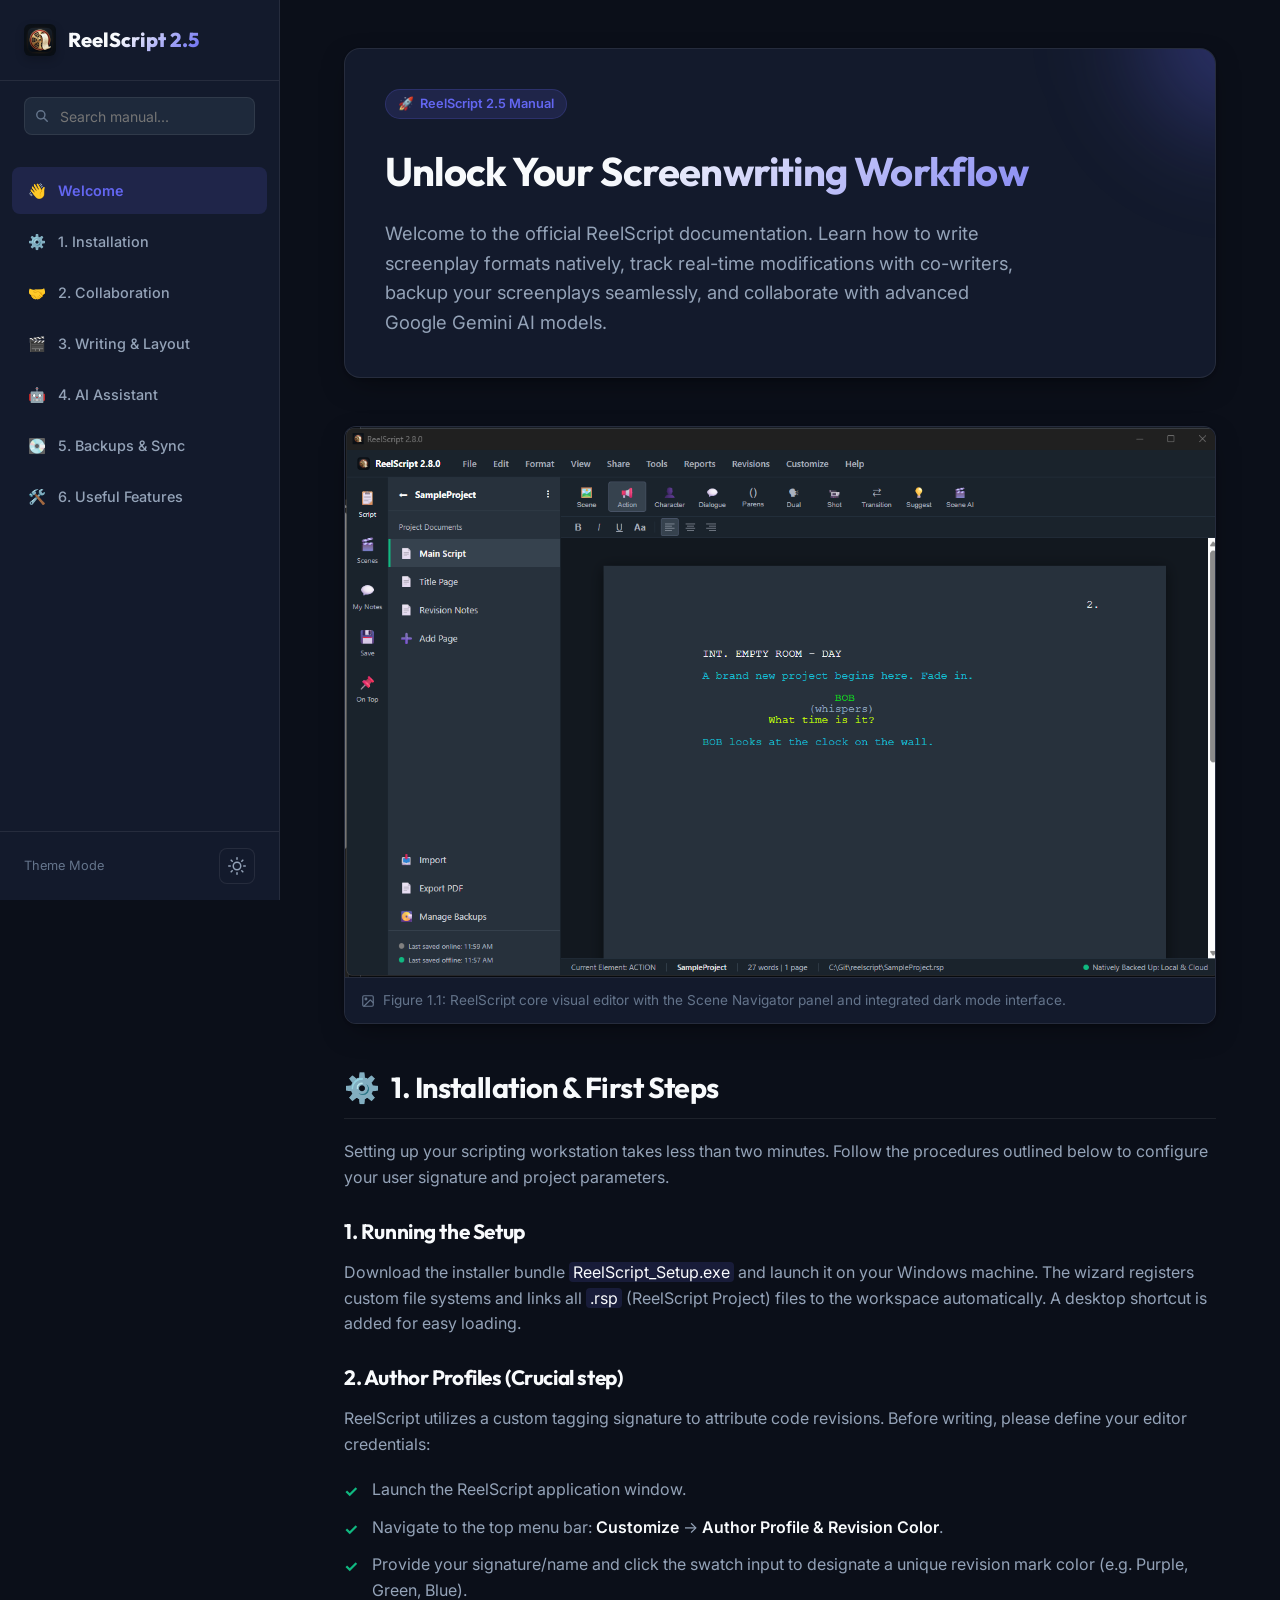
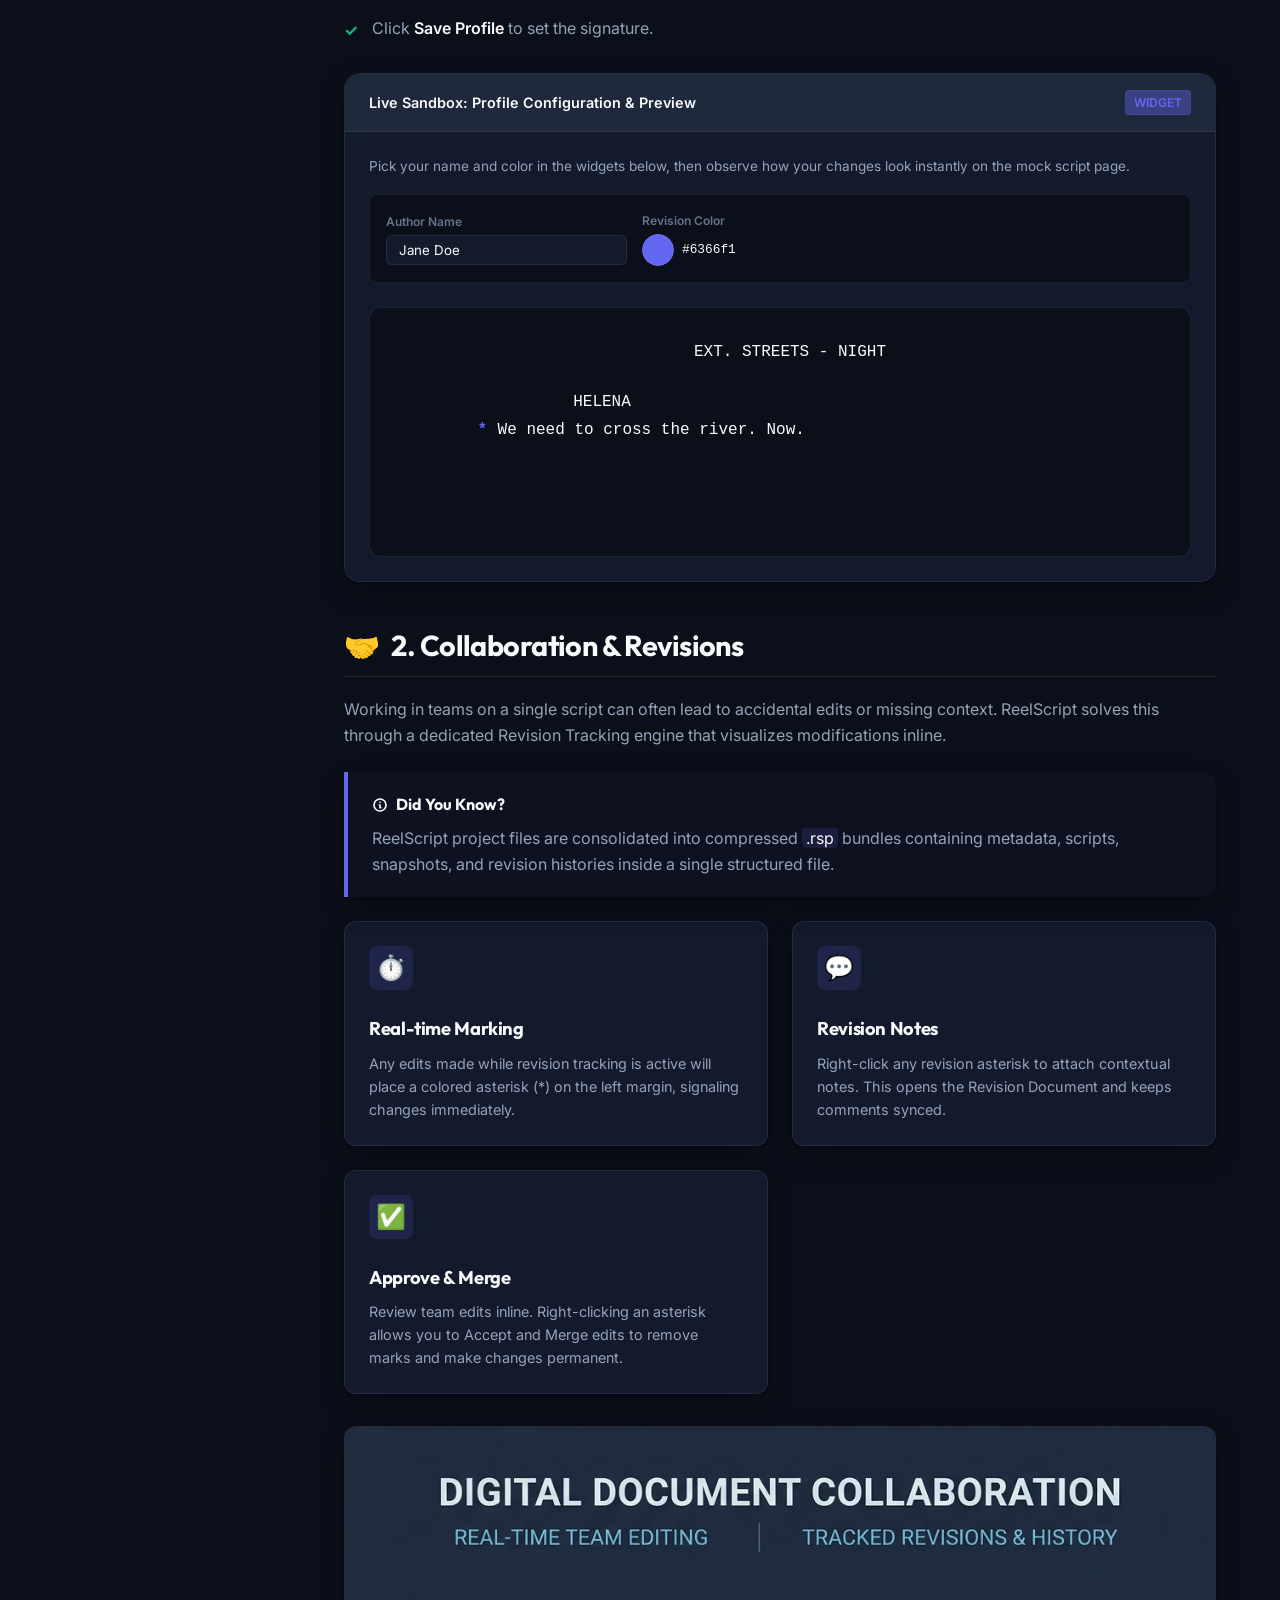
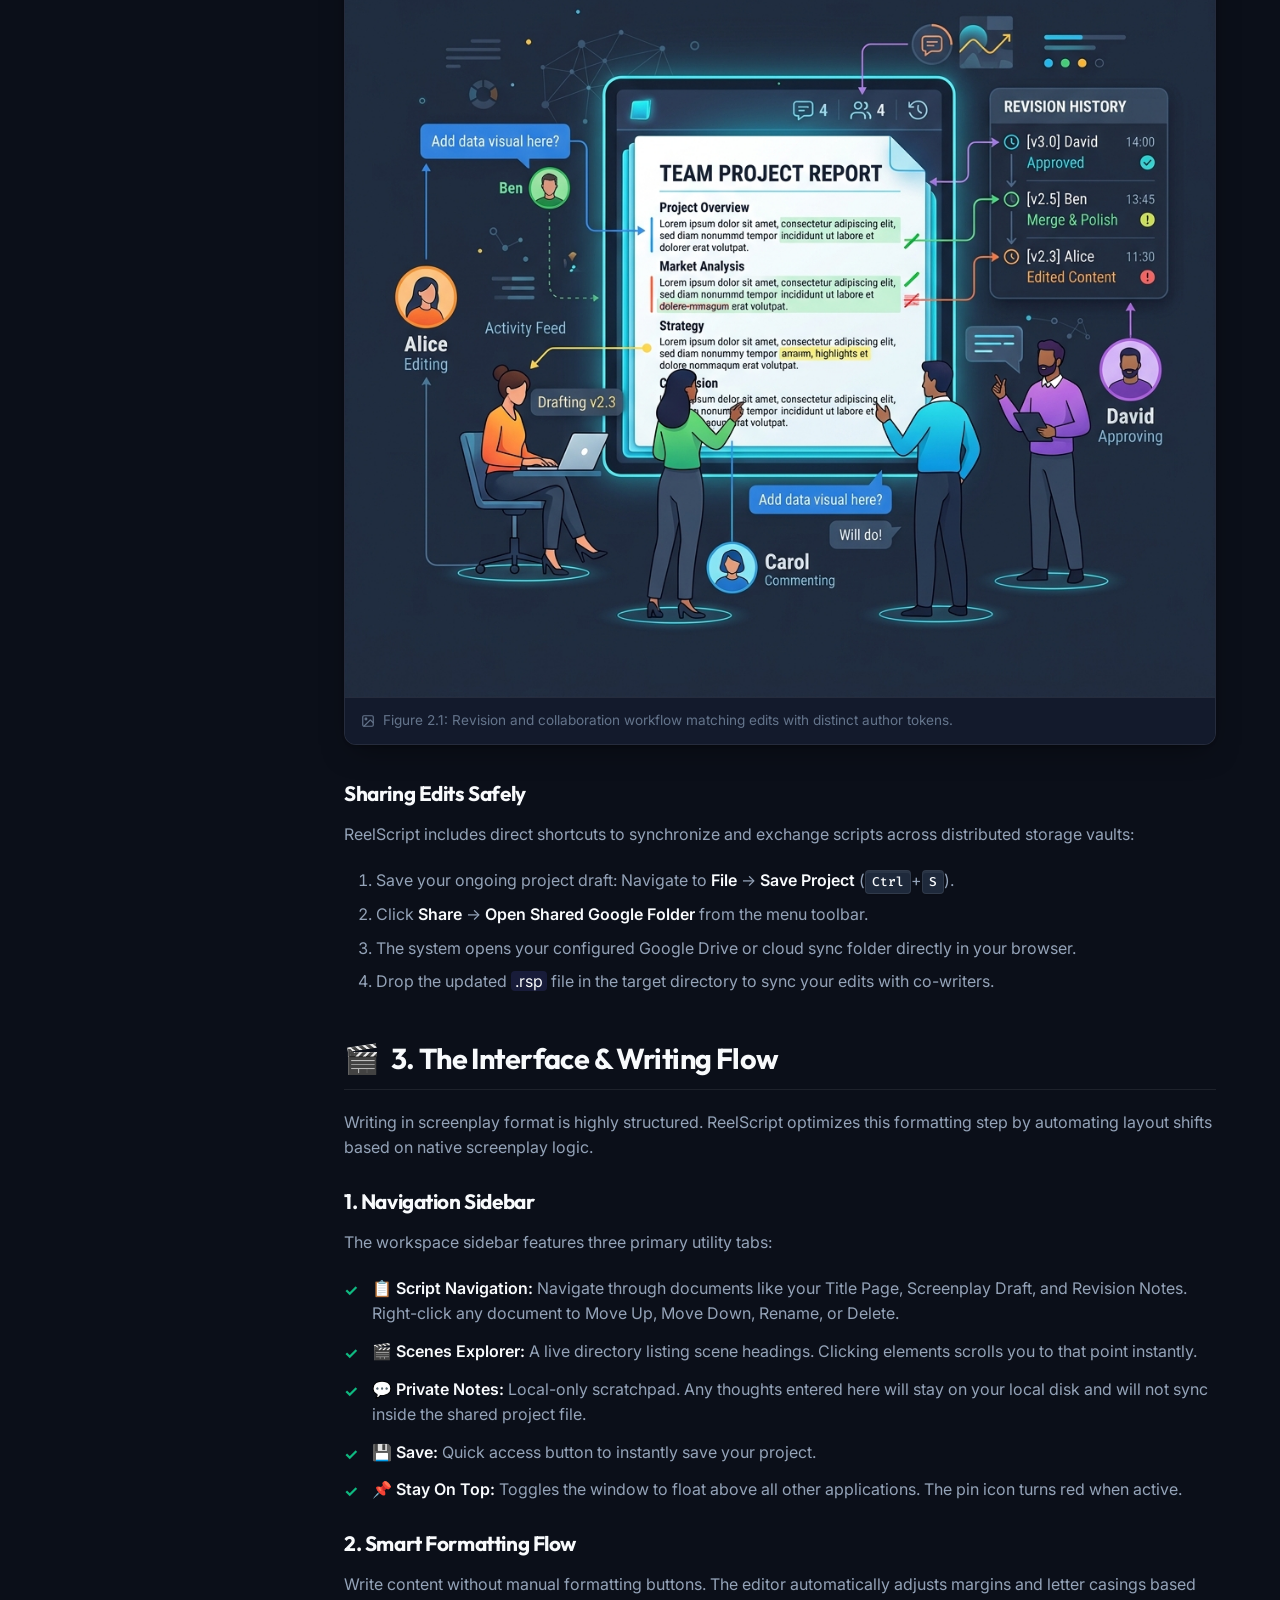
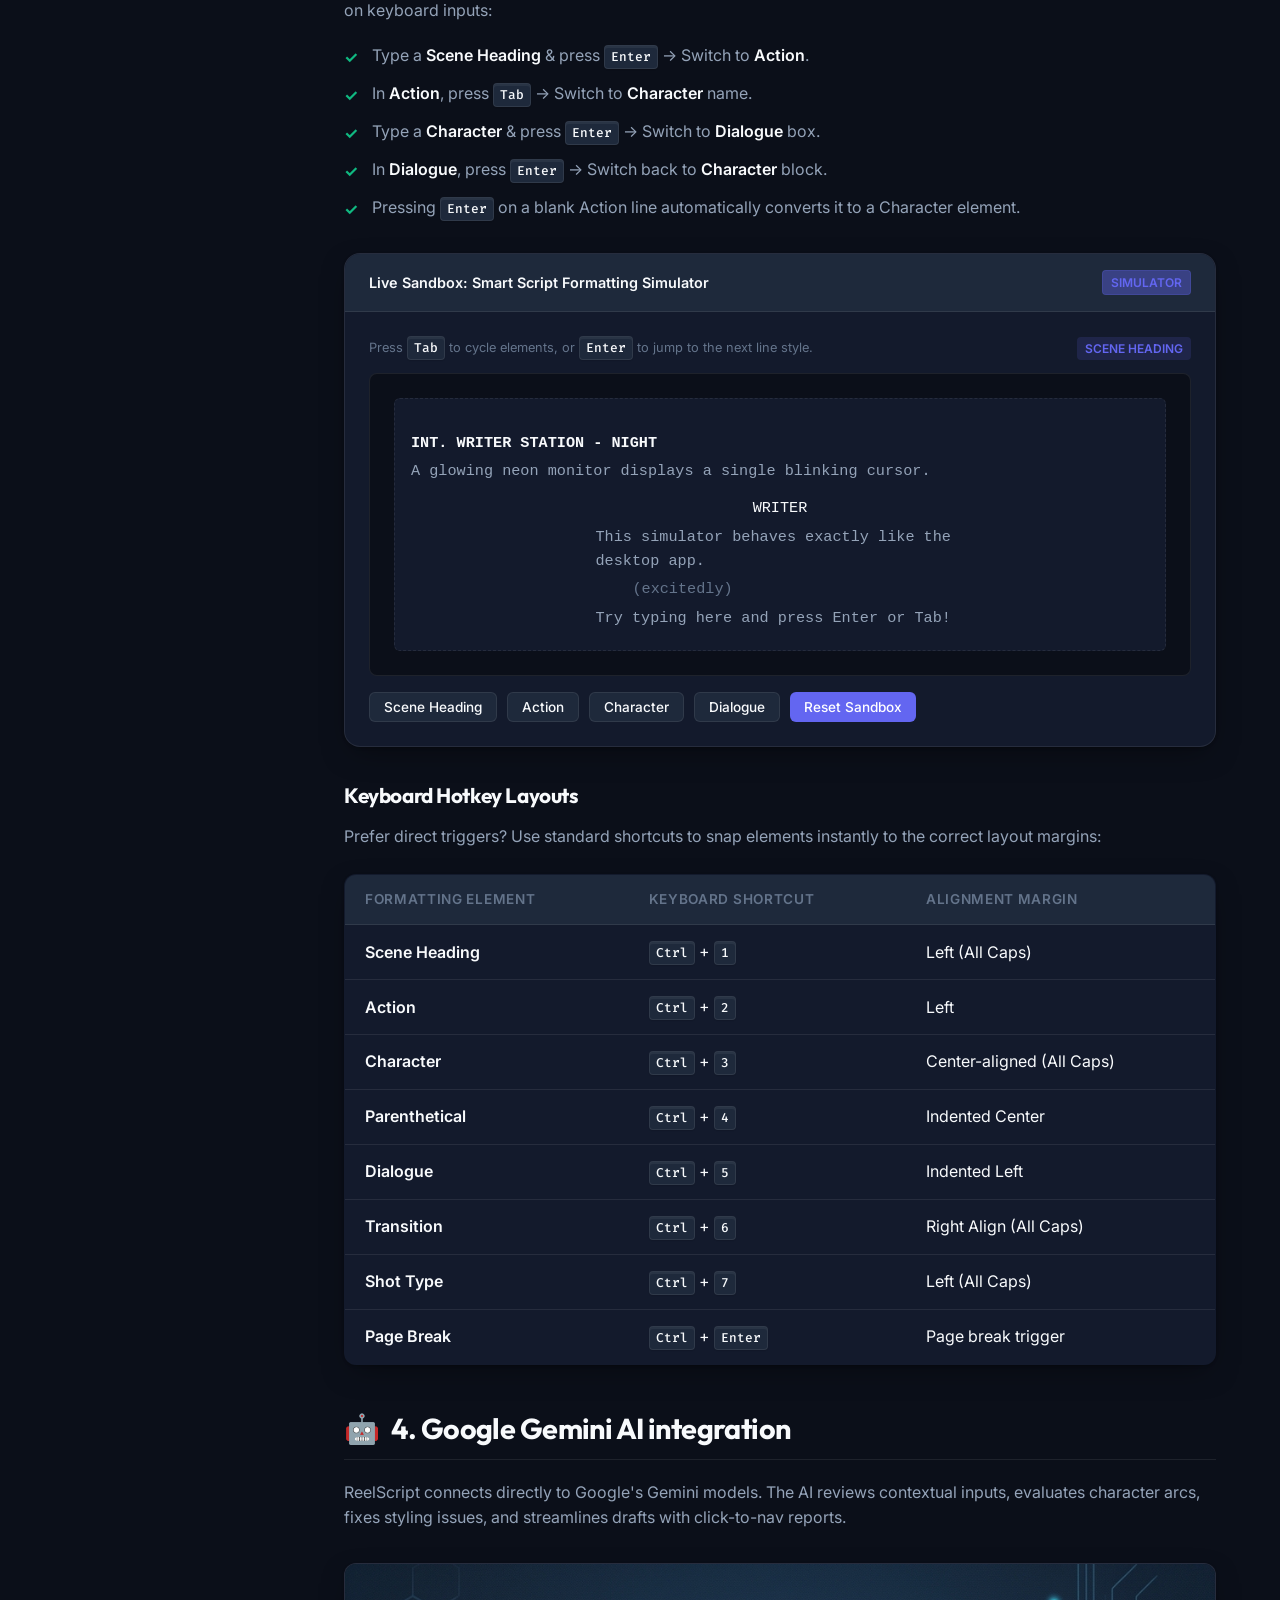
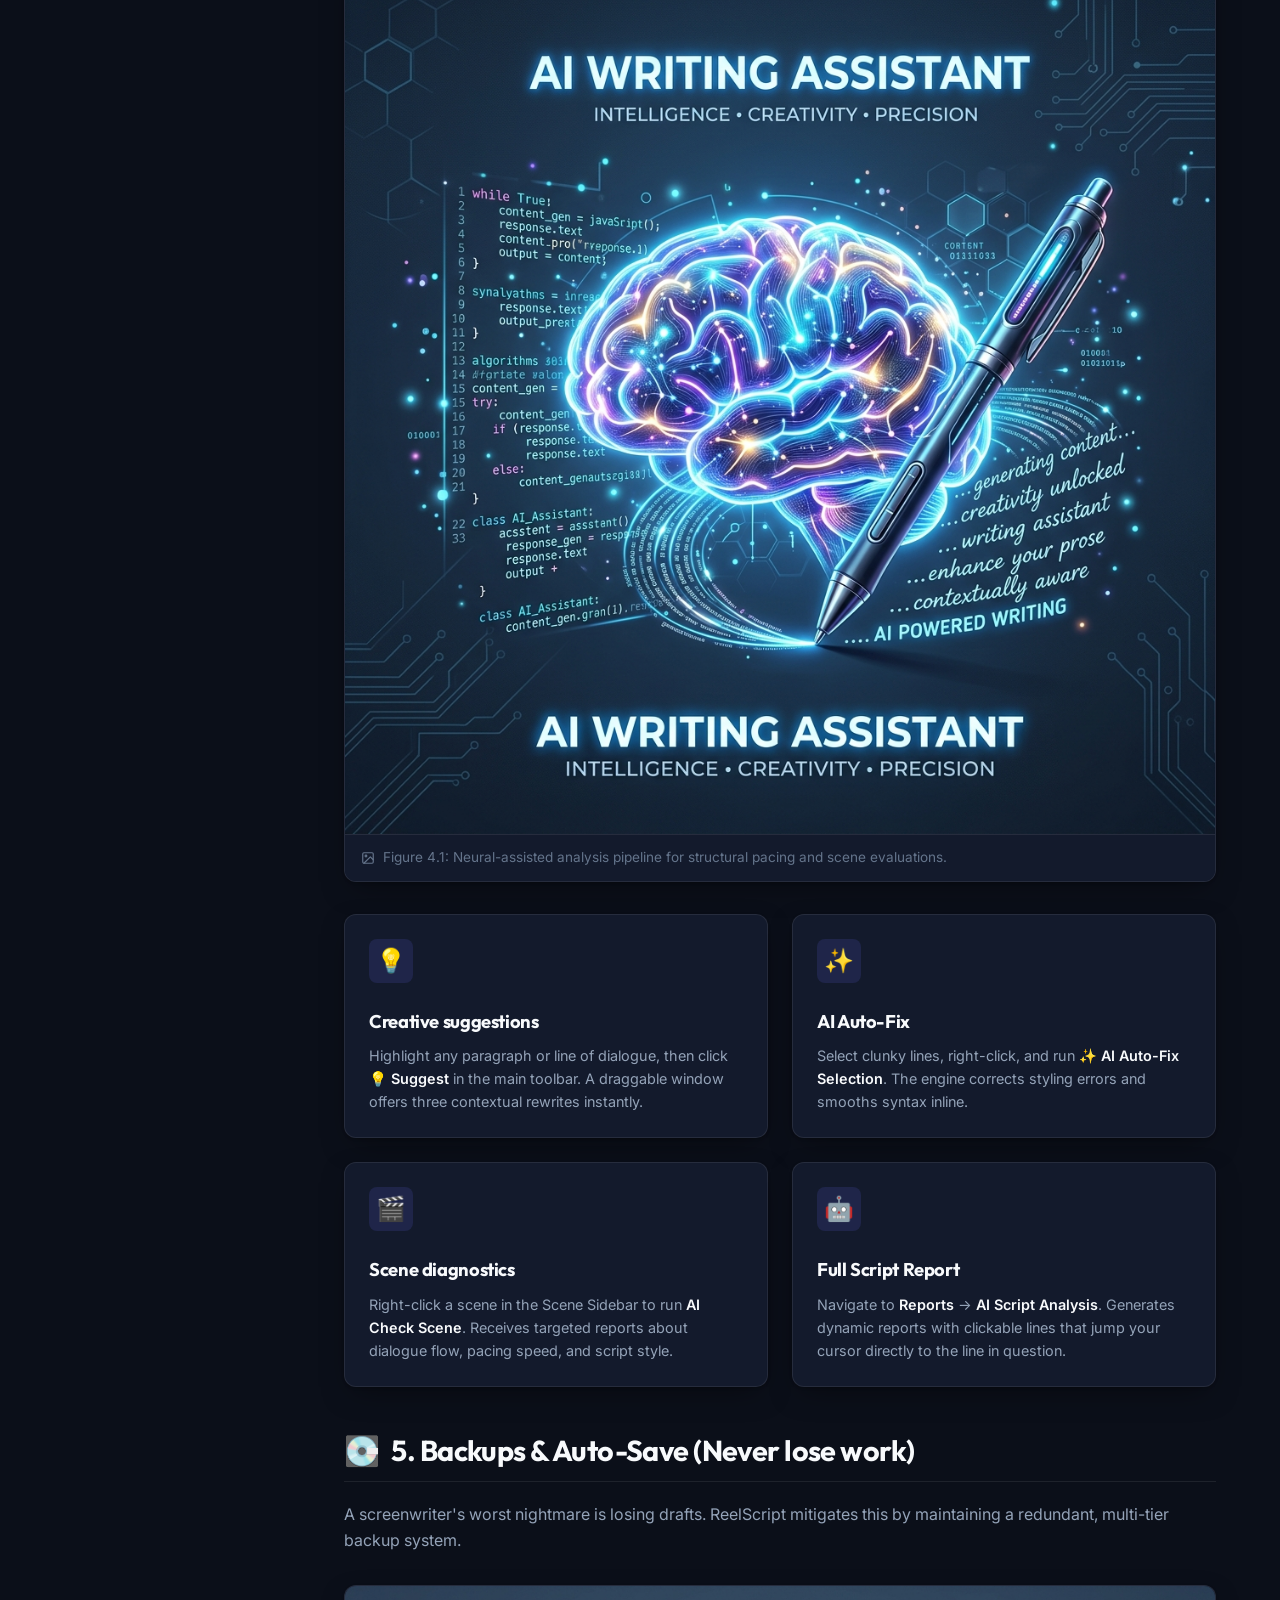
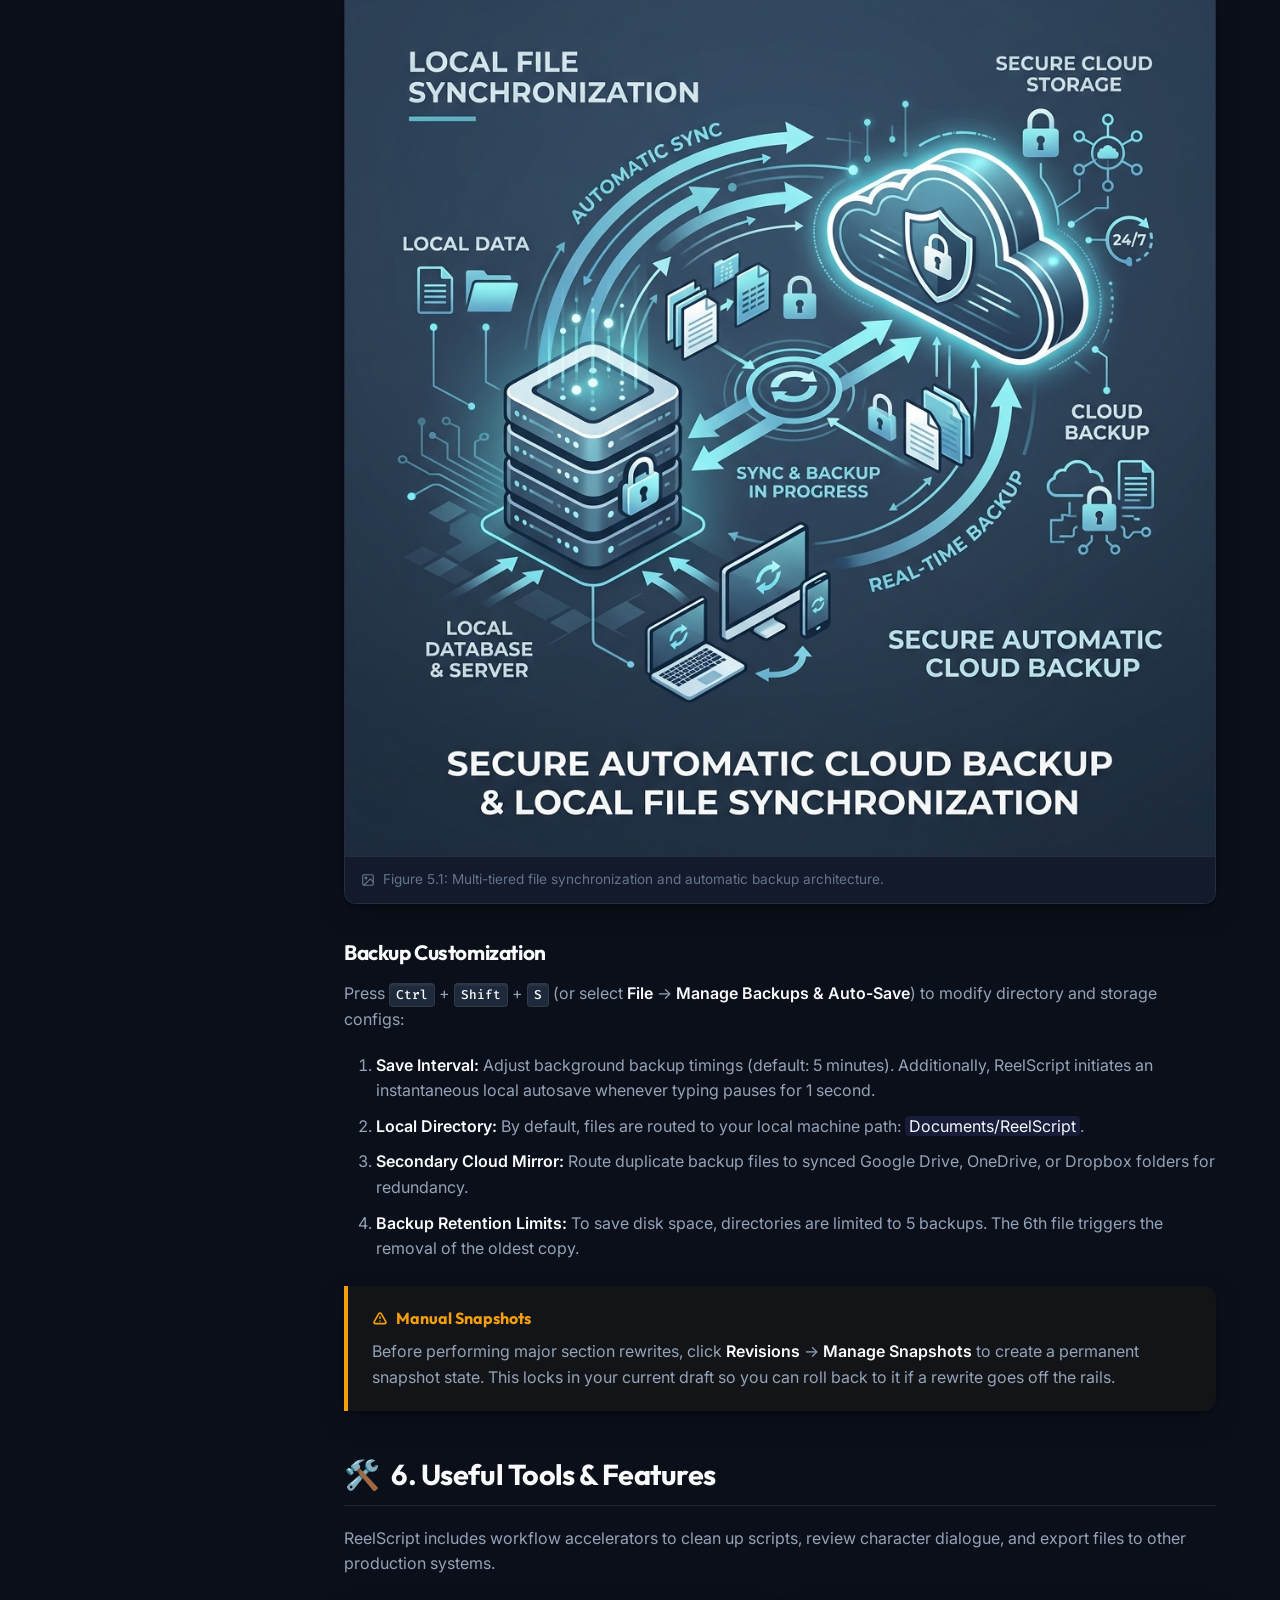
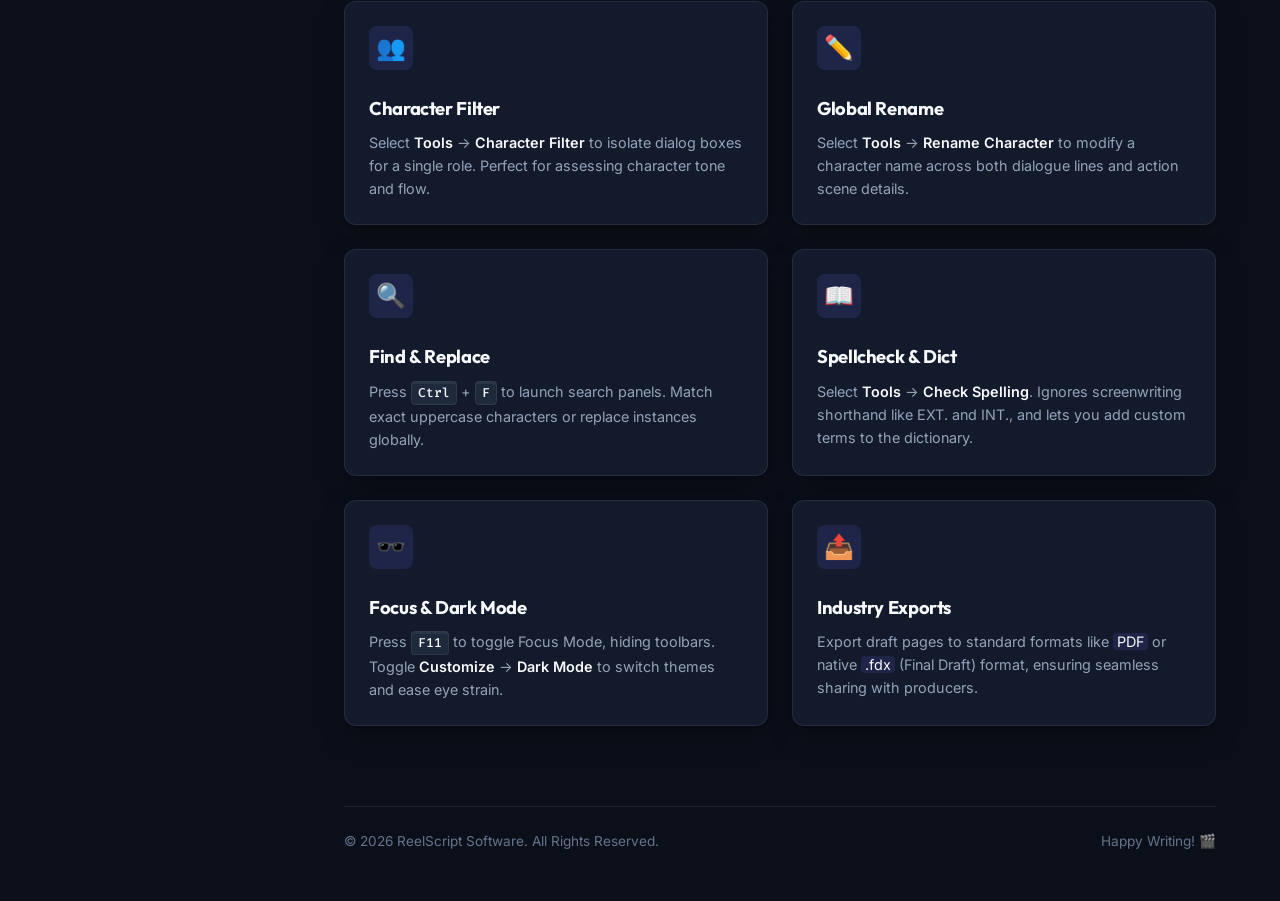
<file: manual.html>
<!DOCTYPE html>
<html lang="en" data-theme="dark">
<head>
    <meta charset="UTF-8">
    <meta name="viewport" content="width=device-width, initial-scale=1.0">
    <title>ReelScript - Complete User Manual</title>
    <!-- Google Fonts -->
    <link rel="preconnect" href="https://fonts.googleapis.com">
    <link rel="preconnect" href="https://fonts.gstatic.com" crossorigin>
    <link href="https://fonts.googleapis.com/css2?family=Fira+Code:wght@400;500&family=Inter:wght@300;400;500;600;700&family=Outfit:wght@400;500;600;700;800&display=swap" rel="stylesheet">
    <link rel="icon" href="movie-icon.png" type="image/png">
    
    <style>
        /* Modern CSS Custom Properties / Theme Tokens */
        :root[data-theme="dark"] {
            --bg-primary: #0b0f19;
            --bg-secondary: #131a2c;
            --bg-tertiary: #1e293b;
            --bg-accent: rgba(99, 102, 241, 0.15);
            --border-color: rgba(255, 255, 255, 0.08);
            --text-primary: #f8fafc;
            --text-secondary: #94a3b8;
            --text-muted: #64748b;
            --accent: #6366f1;
            --accent-glow: rgba(99, 102, 241, 0.4);
            --accent-rgb: 99, 102, 241;
            --success: #10b981;
            --warning: #f59e0b;
            --danger: #ef4444;
            --card-shadow: 0 10px 30px -10px rgba(0, 0, 0, 0.5), 0 1px 3px rgba(0, 0, 0, 0.2);
            --sidebar-width: 280px;
        }

        :root[data-theme="light"] {
            --bg-primary: #f8fafc;
            --bg-secondary: #ffffff;
            --bg-tertiary: #f1f5f9;
            --bg-accent: rgba(99, 102, 241, 0.08);
            --border-color: rgba(15, 23, 42, 0.08);
            --text-primary: #0f172a;
            --text-secondary: #475569;
            --text-muted: #94a3b8;
            --accent: #4f46e5;
            --accent-glow: rgba(79, 70, 229, 0.2);
            --accent-rgb: 79, 70, 229;
            --success: #059669;
            --warning: #d97706;
            --danger: #dc2626;
            --card-shadow: 0 10px 30px -10px rgba(0, 0, 0, 0.05), 0 1px 3px rgba(0, 0, 0, 0.02);
            --sidebar-width: 280px;
        }

        /* Base Resets & Global Styles */
        * {
            box-sizing: border-box;
            margin: 0;
            padding: 0;
            scroll-behavior: smooth;
        }

        body {
            font-family: 'Inter', -apple-system, BlinkMacSystemFont, "Segoe UI", Roboto, Helvetica, Arial, sans-serif;
            background-color: var(--bg-primary);
            color: var(--text-primary);
            line-height: 1.6;
            transition: background-color 0.3s ease, color 0.3s ease;
            overflow-x: hidden;
        }

        /* Typography */
        h1, h2, h3, h4 {
            font-family: 'Outfit', sans-serif;
            font-weight: 700;
            letter-spacing: -0.02em;
            color: var(--text-primary);
        }

        h1 {
            font-size: 2.5rem;
            margin-bottom: 1rem;
            background: linear-gradient(135deg, var(--text-primary) 30%, var(--accent) 100%);
            -webkit-background-clip: text;
            -webkit-text-fill-color: transparent;
        }

        h2 {
            font-size: 1.8rem;
            margin: 2.5rem 0 1.25rem 0;
            padding-bottom: 0.5rem;
            border-bottom: 1px solid var(--border-color);
            display: flex;
            align-items: center;
            gap: 12px;
        }

        h3 {
            font-size: 1.3rem;
            margin: 1.5rem 0 0.75rem 0;
            color: var(--text-primary);
        }

        p {
            margin-bottom: 1.25rem;
            color: var(--text-secondary);
            font-size: 1rem;
            font-weight: 400;
        }

        strong {
            color: var(--text-primary);
            font-weight: 600;
        }

        a {
            color: var(--accent);
            text-decoration: none;
            transition: color 0.2s ease;
        }

        a:hover {
            color: var(--text-primary);
            text-decoration: underline;
        }

        /* Layout Structure */
        .app-wrapper {
            display: flex;
            min-height: 100vh;
        }

        /* Sidebar Styling */
        .sidebar {
            width: var(--sidebar-width);
            background-color: var(--bg-secondary);
            border-right: 1px solid var(--border-color);
            position: fixed;
            top: 0;
            bottom: 0;
            left: 0;
            display: flex;
            flex-direction: column;
            z-index: 100;
            transition: transform 0.3s ease, background-color 0.3s ease, border-color 0.3s ease;
        }

        .sidebar-header {
            padding: 1.5rem;
            border-bottom: 1px solid var(--border-color);
            display: flex;
            align-items: center;
            gap: 12px;
        }

        .sidebar-logo {
            width: 32px;
            height: 32px;
            border-radius: 6px;
            object-fit: contain;
            box-shadow: 0 4px 10px rgba(0, 0, 0, 0.2);
        }

        .sidebar-title {
            font-size: 1.25rem;
            font-weight: 800;
            font-family: 'Outfit', sans-serif;
            background: linear-gradient(135deg, var(--text-primary) 40%, var(--accent) 100%);
            -webkit-background-clip: text;
            -webkit-text-fill-color: transparent;
        }

        .search-container {
            padding: 1rem 1.5rem;
            position: relative;
        }

        .search-input {
            width: 100%;
            padding: 0.6rem 1rem 0.6rem 2.2rem;
            background-color: var(--bg-tertiary);
            border: 1px solid var(--border-color);
            border-radius: 8px;
            color: var(--text-primary);
            font-family: inherit;
            font-size: 0.875rem;
            outline: none;
            transition: all 0.2s ease;
        }

        .search-input:focus {
            border-color: var(--accent);
            box-shadow: 0 0 0 3px var(--accent-glow);
        }

        .search-icon {
            position: absolute;
            left: 2.2rem;
            top: 50%;
            transform: translateY(-50%);
            color: var(--text-muted);
            pointer-events: none;
            width: 14px;
            height: 14px;
        }

        .nav-menu {
            flex: 1;
            overflow-y: auto;
            padding: 1rem 0.75rem;
            display: flex;
            flex-direction: column;
            gap: 4px;
        }

        .nav-link {
            display: flex;
            align-items: center;
            gap: 12px;
            padding: 0.75rem 1rem;
            color: var(--text-secondary);
            border-radius: 8px;
            font-size: 0.9rem;
            font-weight: 500;
            transition: all 0.2s ease;
            text-decoration: none;
        }

        .nav-link:hover, .nav-link.active {
            color: var(--text-primary);
            background-color: var(--bg-tertiary);
            text-decoration: none;
        }

        .nav-link.active {
            color: var(--accent);
            background-color: var(--bg-accent);
            font-weight: 600;
        }

        .sidebar-footer {
            padding: 1rem 1.5rem;
            border-top: 1px solid var(--border-color);
            display: flex;
            align-items: center;
            justify-content: space-between;
        }

        /* Main Content Panel */
        .content-area {
            flex: 1;
            margin-left: var(--sidebar-width);
            padding: 3rem 4rem;
            max-width: 1100px;
            transition: margin-left 0.3s ease;
        }

        /* Header / Controls */
        .controls {
            display: flex;
            align-items: center;
            gap: 12px;
        }

        .theme-toggle-btn {
            background: none;
            border: 1px solid var(--border-color);
            border-radius: 8px;
            width: 36px;
            height: 36px;
            display: flex;
            align-items: center;
            justify-content: center;
            cursor: pointer;
            color: var(--text-secondary);
            transition: all 0.2s ease;
            background-color: var(--bg-secondary);
        }

        .theme-toggle-btn:hover {
            color: var(--text-primary);
            border-color: var(--text-muted);
            box-shadow: var(--card-shadow);
        }

        /* Hero Section */
        .hero {
            position: relative;
            background-color: var(--bg-secondary);
            border: 1px solid var(--border-color);
            border-radius: 16px;
            padding: 2.5rem;
            margin-bottom: 3rem;
            overflow: hidden;
            box-shadow: var(--card-shadow);
        }

        .hero::before {
            content: '';
            position: absolute;
            top: -50%;
            right: -20%;
            width: 300px;
            height: 300px;
            background: radial-gradient(circle, var(--accent-glow) 0%, transparent 70%);
            pointer-events: none;
            filter: blur(40px);
        }

        .hero-badge {
            display: inline-flex;
            align-items: center;
            gap: 6px;
            background-color: var(--bg-accent);
            border: 1px solid rgba(var(--accent-rgb), 0.2);
            color: var(--accent);
            padding: 4px 12px;
            border-radius: 99px;
            font-size: 0.8rem;
            font-weight: 600;
            margin-bottom: 1.25rem;
        }

        .hero-desc {
            font-size: 1.15rem;
            color: var(--text-secondary);
            max-width: 650px;
            margin-bottom: 0;
        }

        /* Callouts / Alerts */
        .callout {
            background-color: var(--bg-secondary);
            border-left: 4px solid var(--accent);
            border-radius: 0 12px 12px 0;
            padding: 1.25rem 1.5rem;
            margin: 1.5rem 0;
            box-shadow: var(--card-shadow);
            position: relative;
        }

        .callout-title {
            font-weight: 700;
            margin-bottom: 0.5rem;
            display: flex;
            align-items: center;
            gap: 8px;
            font-family: 'Outfit', sans-serif;
        }

        .callout.info {
            border-left-color: var(--accent);
            background-color: rgba(99, 102, 241, 0.03);
        }
        
        .callout.warning {
            border-left-color: var(--warning);
            background-color: rgba(245, 158, 11, 0.03);
        }

        .callout.warning .callout-title {
            color: var(--warning);
        }

        .callout.success {
            border-left-color: var(--success);
            background-color: rgba(16, 185, 129, 0.03);
        }

        .callout.success .callout-title {
            color: var(--success);
        }

        /* Grid Elements */
        .feature-grid {
            display: grid;
            grid-template-columns: repeat(auto-fit, minmax(320px, 1fr));
            gap: 1.5rem;
            margin: 1.5rem 0;
        }

        .card {
            background-color: var(--bg-secondary);
            border: 1px solid var(--border-color);
            border-radius: 12px;
            padding: 1.5rem;
            box-shadow: var(--card-shadow);
            transition: all 0.2s ease;
        }

        .card:hover {
            transform: translateY(-4px);
            border-color: var(--accent);
            box-shadow: 0 15px 35px -10px rgba(0, 0, 0, 0.15), 0 3px 10px rgba(0, 0, 0, 0.05);
        }

        .card-icon {
            font-size: 1.5rem;
            margin-bottom: 1rem;
            color: var(--accent);
            background: var(--bg-accent);
            width: 44px;
            height: 44px;
            display: flex;
            align-items: center;
            justify-content: center;
            border-radius: 8px;
        }

        .card-title {
            font-size: 1.15rem;
            margin-bottom: 0.5rem;
        }

        .card-body {
            font-size: 0.9rem;
            color: var(--text-secondary);
            margin-bottom: 0;
        }

        /* Image Display styles */
        .image-container {
            border: 1px solid var(--border-color);
            border-radius: 12px;
            overflow: hidden;
            background-color: var(--bg-secondary);
            box-shadow: var(--card-shadow);
            margin: 2rem 0;
        }

        .image-container img {
            width: 100%;
            height: auto;
            display: block;
            transition: transform 0.3s ease;
        }

        .image-container:hover img {
            transform: scale(1.015);
        }

        .image-caption {
            padding: 0.75rem 1rem;
            font-size: 0.85rem;
            color: var(--text-muted);
            border-top: 1px solid var(--border-color);
            background-color: var(--bg-secondary);
            display: flex;
            align-items: center;
            gap: 8px;
        }

        /* Keyboard Shortcut Styles */
        kbd {
            background-color: var(--bg-tertiary);
            border: 1px solid var(--border-color);
            border-radius: 4px;
            box-shadow: 0 1px 1px rgba(0, 0, 0, 0.1), inset 0 2px 0 0 rgba(255, 255, 255, 0.05);
            color: var(--text-primary);
            display: inline-block;
            font-family: 'Fira Code', monospace;
            font-size: 0.8rem;
            font-weight: 500;
            line-height: 1.4;
            padding: 2px 6px;
            white-space: nowrap;
        }

        /* Shortcut Grid Table */
        .shortcut-table {
            width: 100%;
            border-collapse: collapse;
            margin: 1.5rem 0;
            background-color: var(--bg-secondary);
            border: 1px solid var(--border-color);
            border-radius: 12px;
            overflow: hidden;
            box-shadow: var(--card-shadow);
        }

        .shortcut-table th, .shortcut-table td {
            padding: 0.875rem 1.25rem;
            text-align: left;
            border-bottom: 1px solid var(--border-color);
        }

        .shortcut-table th {
            background-color: var(--bg-tertiary);
            font-weight: 600;
            font-size: 0.85rem;
            text-transform: uppercase;
            letter-spacing: 0.05em;
            color: var(--text-muted);
        }

        .shortcut-table tr:last-child td {
            border-bottom: none;
        }

        .shortcut-table tr:hover td {
            background-color: var(--bg-accent);
        }

        /* Interactive Simulator Components */
        .interactive-container {
            border: 1px solid var(--border-color);
            border-radius: 16px;
            overflow: hidden;
            background-color: var(--bg-secondary);
            box-shadow: var(--card-shadow);
            margin: 2rem 0;
        }

        .interactive-header {
            background-color: var(--bg-tertiary);
            border-bottom: 1px solid var(--border-color);
            padding: 1rem 1.5rem;
            display: flex;
            justify-content: space-between;
            align-items: center;
        }

        .interactive-tag {
            background-color: var(--accent-glow);
            color: var(--accent);
            border: 1px solid rgba(var(--accent-rgb), 0.2);
            font-size: 0.75rem;
            font-weight: 600;
            padding: 2px 8px;
            border-radius: 4px;
            text-transform: uppercase;
        }

        .interactive-body {
            padding: 1.5rem;
        }

        /* Profile Selection Simulator */
        .profile-picker {
            display: flex;
            gap: 15px;
            flex-wrap: wrap;
            align-items: center;
            margin-bottom: 1.5rem;
            background-color: var(--bg-primary);
            padding: 1rem;
            border-radius: 8px;
            border: 1px solid var(--border-color);
        }

        .profile-picker input[type="text"] {
            background-color: var(--bg-secondary);
            border: 1px solid var(--border-color);
            border-radius: 6px;
            color: var(--text-primary);
            padding: 6px 12px;
            font-family: inherit;
            outline: none;
        }

        .profile-picker input[type="text"]:focus {
            border-color: var(--accent);
        }

        .color-well-container {
            display: flex;
            align-items: center;
            gap: 8px;
        }

        .color-well {
            -webkit-appearance: none;
            border: none;
            width: 32px;
            height: 32px;
            border-radius: 50%;
            cursor: pointer;
            background: none;
            outline: none;
        }

        .color-well::-webkit-color-swatch-wrapper {
            padding: 0;
        }

        .color-well::-webkit-color-swatch {
            border: 1px solid var(--border-color);
            border-radius: 50%;
        }

        /* Script Demo Area */
        .script-canvas {
            background-color: var(--bg-primary);
            border: 1px solid var(--border-color);
            border-radius: 12px;
            min-height: 250px;
            padding: 2rem;
            font-family: "Courier New", Courier, monospace;
            color: var(--text-primary);
            position: relative;
            outline: none;
            overflow-y: auto;
        }

        /* Simulated revision markup */
        .script-line {
            position: relative;
            padding-left: 20px;
            margin-bottom: 0.5rem;
            min-height: 1.2rem;
        }

        .revision-asterisk {
            position: absolute;
            left: 0;
            top: 0;
            font-weight: bold;
            cursor: help;
        }

        .revision-tooltip {
            position: absolute;
            background: #1e293b;
            color: #ffffff;
            font-family: 'Inter', sans-serif;
            font-size: 0.75rem;
            padding: 4px 8px;
            border-radius: 4px;
            z-index: 100;
            white-space: nowrap;
            box-shadow: 0 4px 10px rgba(0,0,0,0.3);
            pointer-events: none;
            opacity: 0;
            transition: opacity 0.2s ease;
            bottom: 120%;
            left: 0;
            border: 1px solid rgba(255,255,255,0.1);
        }

        .revision-asterisk:hover + .revision-tooltip {
            opacity: 1;
        }

        /* Simulator controls */
        .sim-btn {
            background-color: var(--accent);
            color: #ffffff;
            border: none;
            border-radius: 6px;
            padding: 6px 14px;
            font-family: inherit;
            font-size: 0.85rem;
            font-weight: 500;
            cursor: pointer;
            transition: opacity 0.2s;
        }

        .sim-btn:hover {
            opacity: 0.9;
        }

        .sim-btn.secondary {
            background-color: var(--bg-tertiary);
            color: var(--text-primary);
            border: 1px solid var(--border-color);
        }

        .sim-actions {
            display: flex;
            gap: 10px;
            margin-top: 1rem;
        }

        /* Smart screenplay editor simulator */
        .editor-simulator {
            background-color: var(--bg-primary);
            border: 1px solid var(--border-color);
            border-radius: 8px;
            padding: 1.5rem;
            font-family: "Courier New", Courier, monospace;
            position: relative;
        }

        .sim-meta {
            font-family: 'Inter', sans-serif;
            font-size: 0.8rem;
            color: var(--text-muted);
            margin-bottom: 0.8rem;
            display: flex;
            justify-content: space-between;
            align-items: center;
        }

        .sim-element-badge {
            background-color: var(--bg-accent);
            color: var(--accent);
            padding: 2px 8px;
            border-radius: 4px;
            font-weight: 600;
            font-size: 0.75rem;
        }

        .editor-input-area {
            border: 1px dashed var(--border-color);
            border-radius: 6px;
            min-height: 180px;
            padding: 1rem;
            outline: none;
            background-color: var(--bg-secondary);
            font-size: 0.95rem;
        }

        .editor-line {
            margin-bottom: 0.25rem;
            min-height: 1.2rem;
            width: 100%;
        }

        /* Screenplay standards styles for simulator */
        .editor-line.scene-heading {
            text-transform: uppercase;
            font-weight: bold;
            margin-top: 1rem;
            color: var(--text-primary);
        }

        .editor-line.action {
            margin-left: 0;
            color: var(--text-secondary);
        }

        .editor-line.character {
            text-transform: uppercase;
            text-align: center;
            width: 60%;
            margin-left: auto;
            margin-right: auto;
            color: var(--text-primary);
            margin-top: 0.8rem;
        }

        .editor-line.dialogue {
            width: 50%;
            margin-left: auto;
            margin-right: auto;
            color: var(--text-secondary);
        }

        .editor-line.parenthetical {
            width: 40%;
            margin-left: auto;
            margin-right: auto;
            color: var(--text-muted);
        }

        /* List Items */
        ul.custom-list {
            list-style: none;
            margin-bottom: 1.5rem;
        }

        ul.custom-list li {
            position: relative;
            padding-left: 1.75rem;
            margin-bottom: 0.75rem;
            color: var(--text-secondary);
        }

        ul.custom-list li::before {
            content: '✓';
            position: absolute;
            left: 0;
            top: 2px;
            color: var(--success);
            font-weight: bold;
        }

        /* Floating Back to Top Button */
        .back-to-top {
            position: fixed;
            bottom: 2rem;
            right: 2rem;
            background-color: var(--bg-secondary);
            border: 1px solid var(--border-color);
            color: var(--text-secondary);
            width: 40px;
            height: 40px;
            border-radius: 50%;
            display: flex;
            align-items: center;
            justify-content: center;
            cursor: pointer;
            box-shadow: var(--card-shadow);
            opacity: 0;
            visibility: hidden;
            transition: all 0.3s ease;
            z-index: 99;
        }

        .back-to-top.visible {
            opacity: 1;
            visibility: visible;
        }

        .back-to-top:hover {
            color: var(--accent);
            border-color: var(--accent);
            transform: translateY(-2px);
        }

        /* Hamburger button for Mobile */
        .mobile-header {
            display: none;
            background-color: var(--bg-secondary);
            border-bottom: 1px solid var(--border-color);
            padding: 1rem;
            position: fixed;
            top: 0;
            left: 0;
            right: 0;
            z-index: 101;
            align-items: center;
            justify-content: space-between;
        }

        .hamburger-btn {
            background: none;
            border: none;
            color: var(--text-primary);
            font-size: 1.5rem;
            cursor: pointer;
        }

        /* Responsive Breakpoints */
        @media (max-width: 1024px) {
            .sidebar {
                transform: translateX(-100%);
            }

            .sidebar.open {
                transform: translateX(0);
            }

            .content-area {
                margin-left: 0;
                padding: 5rem 2rem 3rem 2rem;
            }

            .mobile-header {
                display: flex;
            }
        }

        @media (max-width: 768px) {
            h1 {
                font-size: 2rem;
            }

            .hero {
                padding: 1.5rem;
            }

            .feature-grid {
                grid-template-columns: 1fr;
            }

            .profile-picker {
                flex-direction: column;
                align-items: stretch;
            }

            .color-well-container {
                justify-content: space-between;
            }
        }

        /* Highlights */
        mark {
            background-color: var(--bg-accent);
            color: var(--text-primary);
            padding: 0 4px;
            border-radius: 4px;
        }
    </style>
</head>
<body>

    <!-- Mobile Header -->
    <div class="mobile-header">
        <div style="display: flex; align-items: center; gap: 8px;">
            <img src="movie-icon.png" alt="ReelScript Logo" style="height: 24px; width: 24px; border-radius: 4px;">
            <span class="sidebar-title">ReelScript Manual</span>
        </div>
        <button class="hamburger-btn" id="mobile-toggle" aria-label="Toggle Menu">☰</button>
    </div>

    <div class="app-wrapper">
        <!-- Sidebar -->
        <aside class="sidebar" id="app-sidebar">
            <div class="sidebar-header">
                <img class="sidebar-logo" src="movie-icon.png" alt="ReelScript Logo">
                <span class="sidebar-title">ReelScript 2.5</span>
            </div>
            
            <div class="search-container">
                <input type="text" class="search-input" id="search-input" placeholder="Search manual...">
                <svg class="search-icon" fill="none" stroke="currentColor" viewBox="0 0 24 24" xmlns="http://www.w3.org/2000/svg">
                    <path stroke-linecap="round" stroke-linejoin="round" stroke-width="2.5" d="M21 21l-6-6m2-5a7 7 0 11-14 0 7 7 0 0114 0z"></path>
                </svg>
            </div>

            <nav class="nav-menu">
                <a href="#welcome" class="nav-link active" data-section="welcome">
                    <span>👋</span> Welcome
                </a>
                <a href="#installation" class="nav-link" data-section="installation">
                    <span>⚙️</span> 1. Installation
                </a>
                <a href="#collaboration" class="nav-link" data-section="collaboration">
                    <span>🤝</span> 2. Collaboration
                </a>
                <a href="#interface" class="nav-link" data-section="interface">
                    <span>🎬</span> 3. Writing & Layout
                </a>
                <a href="#ai-assistant" class="nav-link" data-section="ai-assistant">
                    <span>🤖</span> 4. AI Assistant
                </a>
                <a href="#backups" class="nav-link" data-section="backups">
                    <span>💽</span> 5. Backups & Sync
                </a>
                <a href="#tools" class="nav-link" data-section="tools">
                    <span>🛠️</span> 6. Useful Features
                </a>
            </nav>

            <div class="sidebar-footer">
                <span style="font-size: 0.8rem; color: var(--text-muted);">Theme Mode</span>
                <button class="theme-toggle-btn" id="theme-toggle" title="Toggle color scheme">
                    <!-- Sun icon -->
                    <svg id="sun-icon" style="display:none;" width="18" height="18" viewBox="0 0 24 24" fill="none" stroke="currentColor" stroke-width="2" stroke-linecap="round" stroke-linejoin="round"><circle cx="12" cy="12" r="5"></circle><line x1="12" y1="1" x2="12" y2="3"></line><line x1="12" y1="21" x2="12" y2="23"></line><line x1="4.22" y1="4.22" x2="5.64" y2="5.64"></line><line x1="18.36" y1="18.36" x2="19.78" y2="19.78"></line><line x1="1" y1="12" x2="3" y2="12"></line><line x1="21" y1="12" x2="23" y2="12"></line><line x1="4.22" y1="19.78" x2="5.64" y2="18.36"></line><line x1="18.36" y1="5.64" x2="19.78" y2="4.22"></line></svg>
                    <!-- Moon icon -->
                    <svg id="moon-icon" width="18" height="18" viewBox="0 0 24 24" fill="none" stroke="currentColor" stroke-width="2" stroke-linecap="round" stroke-linejoin="round"><path d="M21 12.79A9 9 0 1 1 11.21 3 7 7 0 0 0 21 12.79z"></path></svg>
                </button>
            </div>
        </aside>

        <!-- Main Content Area -->
        <main class="content-area">
            
            <!-- Welcome / Hero Section -->
            <section id="welcome" class="searchable">
                <div class="hero">
                    <div class="hero-badge">
                        <span>🚀</span> ReelScript 2.5 Manual
                    </div>
                    <h1>Unlock Your Screenwriting Workflow</h1>
                    <p class="hero-desc">
                        Welcome to the official ReelScript documentation. Learn how to write screenplay formats natively, track real-time modifications with co-writers, backup your screenplays seamlessly, and collaborate with advanced Google Gemini AI models.
                    </p>
                </div>
                
                <div class="image-container">
                    <img src="screenshot.png" alt="ReelScript editor workspace mockup screenshot">
                    <div class="image-caption">
                        <svg width="14" height="14" viewBox="0 0 24 24" fill="none" stroke="currentColor" stroke-width="2" stroke-linecap="round" stroke-linejoin="round"><rect x="3" y="3" width="18" height="18" rx="2" ry="2"></rect><circle cx="8.5" cy="8.5" r="1.5"></circle><polyline points="21 15 16 10 5 21"></polyline></svg>
                        Figure 1.1: ReelScript core visual editor with the Scene Navigator panel and integrated dark mode interface.
                    </div>
                </div>
            </section>

            <!-- 1. Installation -->
            <section id="installation" class="searchable">
                <h2><span>⚙️</span> 1. Installation & First Steps</h2>
                <p>Setting up your scripting workstation takes less than two minutes. Follow the procedures outlined below to configure your user signature and project parameters.</p>
                
                <h3>1. Running the Setup</h3>
                <p>Download the installer bundle <mark>ReelScript_Setup.exe</mark> and launch it on your Windows machine. The wizard registers custom file systems and links all <mark>.rsp</mark> (ReelScript Project) files to the workspace automatically. A desktop shortcut is added for easy loading.</p>

                <h3>2. Author Profiles (Crucial step)</h3>
                <p>ReelScript utilizes a custom tagging signature to attribute code revisions. Before writing, please define your editor credentials:</p>
                
                <ul class="custom-list">
                    <li>Launch the ReelScript application window.</li>
                    <li>Navigate to the top menu bar: <strong>Customize</strong> &rarr; <strong>Author Profile & Revision Color</strong>.</li>
                    <li>Provide your signature/name and click the swatch input to designate a unique revision mark color (e.g. Purple, Green, Blue).</li>
                    <li>Click <strong>Save Profile</strong> to set the signature.</li>
                </ul>

                <!-- Profile Customizer Live Sandbox Demo -->
                <div class="interactive-container">
                    <div class="interactive-header">
                        <span style="font-weight: 600; font-size: 0.9rem;">Live Sandbox: Profile Configuration & Preview</span>
                        <span class="interactive-tag">Widget</span>
                    </div>
                    <div class="interactive-body">
                        <p style="font-size: 0.85rem; margin-bottom: 1rem;">Pick your name and color in the widgets below, then observe how your changes look instantly on the mock script page.</p>
                        
                        <div class="profile-picker">
                            <div style="display: flex; flex-direction: column; gap: 4px;">
                                <label style="font-size: 0.75rem; font-weight: 600; color: var(--text-muted);">Author Name</label>
                                <input type="text" id="demo-author-name" value="Jane Doe">
                            </div>
                            <div style="display: flex; flex-direction: column; gap: 4px;">
                                <label style="font-size: 0.75rem; font-weight: 600; color: var(--text-muted);">Revision Color</label>
                                <div class="color-well-container">
                                    <input type="color" class="color-well" id="demo-author-color" value="#6366f1">
                                    <span id="demo-color-hex" style="font-size: 0.8rem; font-family: monospace;">#6366f1</span>
                                </div>
                            </div>
                        </div>

                        <div class="script-canvas">
                            <div class="script-line" style="text-align: center; margin-bottom: 1.5rem; text-transform: uppercase;">
                                EXT. STREETS - NIGHT
                            </div>
                            <div class="script-line" style="margin-left: 20%; width: 60%; text-transform: uppercase; margin-bottom: 0.25rem;">
                                HELENA
                            </div>
                            <div class="script-line" style="margin-left: 10%; width: 80%; text-indent: 0; line-height: 1.4;">
                                <span class="revision-asterisk" id="demo-asterisk" style="color: #6366f1;">*</span>
                                <span class="revision-tooltip" id="demo-tooltip">Jane Doe - 06/02/2026</span>
                                We need to cross the river. Now.
                            </div>
                        </div>
                    </div>
                </div>
            </section>

            <!-- 2. Collaboration -->
            <section id="collaboration" class="searchable">
                <h2><span>🤝</span> 2. Collaboration & Revisions</h2>
                <p>Working in teams on a single script can often lead to accidental edits or missing context. ReelScript solves this through a dedicated Revision Tracking engine that visualizes modifications inline.</p>
                
                <div class="callout info">
                    <div class="callout-title">
                        <svg width="16" height="16" fill="none" stroke="currentColor" stroke-width="2.5" viewBox="0 0 24 24"><path stroke-linecap="round" stroke-linejoin="round" d="M13 16h-1v-4h-1m1-4h.01M21 12a9 9 0 11-18 0 9 9 0 0118 0z"></path></svg>
                        Did You Know?
                    </div>
                    <p style="margin-bottom: 0;">ReelScript project files are consolidated into compressed <mark>.rsp</mark> bundles containing metadata, scripts, snapshots, and revision histories inside a single structured file.</p>
                </div>

                <div class="feature-grid">
                    <div class="card">
                        <div class="card-icon">⏱️</div>
                        <h3 class="card-title">Real-time Marking</h3>
                        <p class="card-body">Any edits made while revision tracking is active will place a colored asterisk (*) on the left margin, signaling changes immediately.</p>
                    </div>
                    <div class="card">
                        <div class="card-icon">💬</div>
                        <h3 class="card-title">Revision Notes</h3>
                        <p class="card-body">Right-click any revision asterisk to attach contextual notes. This opens the Revision Document and keeps comments synced.</p>
                    </div>
                    <div class="card">
                        <div class="card-icon">✅</div>
                        <h3 class="card-title">Approve & Merge</h3>
                        <p class="card-body">Review team edits inline. Right-clicking an asterisk allows you to Accept and Merge edits to remove marks and make changes permanent.</p>
                    </div>
                </div>

                <div class="image-container">
                    <img src="collaboration.png" alt="Collaborative screenwriting graphic showing editing pipelines">
                    <div class="image-caption">
                        <svg width="14" height="14" viewBox="0 0 24 24" fill="none" stroke="currentColor" stroke-width="2" stroke-linecap="round" stroke-linejoin="round"><rect x="3" y="3" width="18" height="18" rx="2" ry="2"></rect><circle cx="8.5" cy="8.5" r="1.5"></circle><polyline points="21 15 16 10 5 21"></polyline></svg>
                        Figure 2.1: Revision and collaboration workflow matching edits with distinct author tokens.
                    </div>
                </div>

                <h3>Sharing Edits Safely</h3>
                <p>ReelScript includes direct shortcuts to synchronize and exchange scripts across distributed storage vaults:</p>
                <ol style="margin-left: 2rem; margin-bottom: 1.5rem; color: var(--text-secondary); display: flex; flex-direction: column; gap: 8px;">
                    <li>Save your ongoing project draft: Navigate to <strong>File</strong> &rarr; <strong>Save Project</strong> (<kbd>Ctrl</kbd>+<kbd>S</kbd>).</li>
                    <li>Click <strong>Share</strong> &rarr; <strong>Open Shared Google Folder</strong> from the menu toolbar.</li>
                    <li>The system opens your configured Google Drive or cloud sync folder directly in your browser.</li>
                    <li>Drop the updated <mark>.rsp</mark> file in the target directory to sync your edits with co-writers.</li>
                </ol>
            </section>

            <!-- 3. Writing and Formatting -->
            <section id="interface" class="searchable">
                <h2><span>🎬</span> 3. The Interface & Writing Flow</h2>
                <p>Writing in screenplay format is highly structured. ReelScript optimizes this formatting step by automating layout shifts based on native screenplay logic.</p>

                <h3>1. Navigation Sidebar</h3>
                <p>The workspace sidebar features three primary utility tabs:</p>
                <ul class="custom-list">
                    <li><strong>📋 Script Navigation:</strong> Navigate through documents like your Title Page, Screenplay Draft, and Revision Notes. Right-click any document to Move Up, Move Down, Rename, or Delete.</li>
                    <li><strong>🎬 Scenes Explorer:</strong> A live directory listing scene headings. Clicking elements scrolls you to that point instantly.</li>
                    <li><strong>💬 Private Notes:</strong> Local-only scratchpad. Any thoughts entered here will stay on your local disk and will not sync inside the shared project file.</li>
                    <li><strong>💾 Save:</strong> Quick access button to instantly save your project.</li>
                    <li><strong>📌 Stay On Top:</strong> Toggles the window to float above all other applications. The pin icon turns red when active.</li>
                </ul>

                <h3>2. Smart Formatting Flow</h3>
                <p>Write content without manual formatting buttons. The editor automatically adjusts margins and letter casings based on keyboard inputs:</p>
                <ul class="custom-list">
                    <li>Type a <strong>Scene Heading</strong> & press <kbd>Enter</kbd> &rarr; Switch to <strong>Action</strong>.</li>
                    <li>In <strong>Action</strong>, press <kbd>Tab</kbd> &rarr; Switch to <strong>Character</strong> name.</li>
                    <li>Type a <strong>Character</strong> & press <kbd>Enter</kbd> &rarr; Switch to <strong>Dialogue</strong> box.</li>
                    <li>In <strong>Dialogue</strong>, press <kbd>Enter</kbd> &rarr; Switch back to <strong>Character</strong> block.</li>
                    <li>Pressing <kbd>Enter</kbd> on a blank Action line automatically converts it to a Character element.</li>
                </ul>

                <!-- Interactive Formatting Simulator -->
                <div class="interactive-container">
                    <div class="interactive-header">
                        <span style="font-weight: 600; font-size: 0.9rem;">Live Sandbox: Smart Script Formatting Simulator</span>
                        <span class="interactive-tag">Simulator</span>
                    </div>
                    <div class="interactive-body">
                        <div class="sim-meta">
                            <span>Press <kbd>Tab</kbd> to cycle elements, or <kbd>Enter</kbd> to jump to the next line style.</span>
                            <span class="sim-element-badge" id="sim-type-badge">SCENE HEADING</span>
                        </div>
                        
                        <div class="editor-simulator">
                            <div class="editor-input-area" id="sim-editor-area" contenteditable="true" spellcheck="false">
                                <div class="editor-line scene-heading">INT. WRITER STATION - NIGHT</div>
                                <div class="editor-line action">A glowing neon monitor displays a single blinking cursor.</div>
                                <div class="editor-line character">WRITER</div>
                                <div class="editor-line dialogue">This simulator behaves exactly like the desktop app.</div>
                                <div class="editor-line parenthetical">(excitedly)</div>
                                <div class="editor-line dialogue">Try typing here and press Enter or Tab!</div>
                            </div>
                        </div>
                        <div class="sim-actions">
                            <button class="sim-btn secondary" onclick="changeSimLineType('scene-heading')">Scene Heading</button>
                            <button class="sim-btn secondary" onclick="changeSimLineType('action')">Action</button>
                            <button class="sim-btn secondary" onclick="changeSimLineType('character')">Character</button>
                            <button class="sim-btn secondary" onclick="changeSimLineType('dialogue')">Dialogue</button>
                            <button class="sim-btn" onclick="resetSimEditor()">Reset Sandbox</button>
                        </div>
                    </div>
                </div>

                <h3>Keyboard Hotkey Layouts</h3>
                <p>Prefer direct triggers? Use standard shortcuts to snap elements instantly to the correct layout margins:</p>
                
                <table class="shortcut-table">
                    <thead>
                        <tr>
                            <th>Formatting Element</th>
                            <th>Keyboard Shortcut</th>
                            <th>Alignment Margin</th>
                        </tr>
                    </thead>
                    <tbody>
                        <tr>
                            <td><strong>Scene Heading</strong></td>
                            <td><kbd>Ctrl</kbd> + <kbd>1</kbd></td>
                            <td>Left (All Caps)</td>
                        </tr>
                        <tr>
                            <td><strong>Action</strong></td>
                            <td><kbd>Ctrl</kbd> + <kbd>2</kbd></td>
                            <td>Left</td>
                        </tr>
                        <tr>
                            <td><strong>Character</strong></td>
                            <td><kbd>Ctrl</kbd> + <kbd>3</kbd></td>
                            <td>Center-aligned (All Caps)</td>
                        </tr>
                        <tr>
                            <td><strong>Parenthetical</strong></td>
                            <td><kbd>Ctrl</kbd> + <kbd>4</kbd></td>
                            <td>Indented Center</td>
                        </tr>
                        <tr>
                            <td><strong>Dialogue</strong></td>
                            <td><kbd>Ctrl</kbd> + <kbd>5</kbd></td>
                            <td>Indented Left</td>
                        </tr>
                        <tr>
                            <td><strong>Transition</strong></td>
                            <td><kbd>Ctrl</kbd> + <kbd>6</kbd></td>
                            <td>Right Align (All Caps)</td>
                        </tr>
                        <tr>
                            <td><strong>Shot Type</strong></td>
                            <td><kbd>Ctrl</kbd> + <kbd>7</kbd></td>
                            <td>Left (All Caps)</td>
                        </tr>
                        <tr>
                            <td><strong>Page Break</strong></td>
                            <td><kbd>Ctrl</kbd> + <kbd>Enter</kbd></td>
                            <td>Page break trigger</td>
                        </tr>
                    </tbody>
                </table>
            </section>

            <!-- 4. AI Assistant -->
            <section id="ai-assistant" class="searchable">
                <h2><span>🤖</span> 4. Google Gemini AI integration</h2>
                <p>ReelScript connects directly to Google's Gemini models. The AI reviews contextual inputs, evaluates character arcs, fixes styling issues, and streamlines drafts with click-to-nav reports.</p>

                <div class="image-container">
                    <img src="ai_assistant.png" alt="Futuristic AI writing assistant representation graphic">
                    <div class="image-caption">
                        <svg width="14" height="14" viewBox="0 0 24 24" fill="none" stroke="currentColor" stroke-width="2" stroke-linecap="round" stroke-linejoin="round"><rect x="3" y="3" width="18" height="18" rx="2" ry="2"></rect><circle cx="8.5" cy="8.5" r="1.5"></circle><polyline points="21 15 16 10 5 21"></polyline></svg>
                        Figure 4.1: Neural-assisted analysis pipeline for structural pacing and scene evaluations.
                    </div>
                </div>

                <div class="feature-grid">
                    <div class="card">
                        <div class="card-icon">💡</div>
                        <h3 class="card-title">Creative suggestions</h3>
                        <p class="card-body">Highlight any paragraph or line of dialogue, then click <strong>💡 Suggest</strong> in the main toolbar. A draggable window offers three contextual rewrites instantly.</p>
                    </div>
                    <div class="card">
                        <div class="card-icon">✨</div>
                        <h3 class="card-title">AI Auto-Fix</h3>
                        <p class="card-body">Select clunky lines, right-click, and run <strong>✨ AI Auto-Fix Selection</strong>. The engine corrects styling errors and smooths syntax inline.</p>
                    </div>
                    <div class="card">
                        <div class="card-icon">🎬</div>
                        <h3 class="card-title">Scene diagnostics</h3>
                        <p class="card-body">Right-click a scene in the Scene Sidebar to run <strong>AI Check Scene</strong>. Receives targeted reports about dialogue flow, pacing speed, and script style.</p>
                    </div>
                    <div class="card">
                        <div class="card-icon">🤖</div>
                        <h3 class="card-title">Full Script Report</h3>
                        <p class="card-body">Navigate to <strong>Reports</strong> &rarr; <strong>AI Script Analysis</strong>. Generates dynamic reports with clickable lines that jump your cursor directly to the line in question.</p>
                    </div>
                </div>
            </section>

            <!-- 5. Backups -->
            <section id="backups" class="searchable">
                <h2><span>💽</span> 5. Backups & Auto-Save (Never lose work)</h2>
                <p>A screenwriter's worst nightmare is losing drafts. ReelScript mitigates this by maintaining a redundant, multi-tier backup system.</p>

                <div class="image-container">
                    <img src="backups_sync.png" alt="Cloud backup and local directory sync illustration graphic">
                    <div class="image-caption">
                        <svg width="14" height="14" viewBox="0 0 24 24" fill="none" stroke="currentColor" stroke-width="2" stroke-linecap="round" stroke-linejoin="round"><rect x="3" y="3" width="18" height="18" rx="2" ry="2"></rect><circle cx="8.5" cy="8.5" r="1.5"></circle><polyline points="21 15 16 10 5 21"></polyline></svg>
                        Figure 5.1: Multi-tiered file synchronization and automatic backup architecture.
                    </div>
                </div>

                <h3>Backup Customization</h3>
                <p>Press <kbd>Ctrl</kbd> + <kbd>Shift</kbd> + <kbd>S</kbd> (or select <strong>File</strong> &rarr; <strong>Manage Backups & Auto-Save</strong>) to modify directory and storage configs:</p>
                
                <ol style="margin-left: 2rem; margin-bottom: 1.5rem; color: var(--text-secondary); display: flex; flex-direction: column; gap: 10px;">
                    <li><strong>Save Interval:</strong> Adjust background backup timings (default: 5 minutes). Additionally, ReelScript initiates an instantaneous local autosave whenever typing pauses for 1 second.</li>
                    <li><strong>Local Directory:</strong> By default, files are routed to your local machine path: <mark>Documents/ReelScript</mark>.</li>
                    <li><strong>Secondary Cloud Mirror:</strong> Route duplicate backup files to synced Google Drive, OneDrive, or Dropbox folders for redundancy.</li>
                    <li><strong>Backup Retention Limits:</strong> To save disk space, directories are limited to 5 backups. The 6th file triggers the removal of the oldest copy.</li>
                </ol>

                <div class="callout warning">
                    <div class="callout-title">
                        <svg width="16" height="16" fill="none" stroke="currentColor" stroke-width="2.5" viewBox="0 0 24 24"><path stroke-linecap="round" stroke-linejoin="round" d="M12 9v2m0 4h.01m-6.938 4h13.856c1.54 0 2.502-1.667 1.732-3L13.732 4c-.77-1.333-2.694-1.333-3.464 0L3.34 16c-.77 1.333.192 3 1.732 3z"></path></svg>
                        Manual Snapshots
                    </div>
                    <p style="margin-bottom: 0;">Before performing major section rewrites, click <strong>Revisions</strong> &rarr; <strong>Manage Snapshots</strong> to create a permanent snapshot state. This locks in your current draft so you can roll back to it if a rewrite goes off the rails.</p>
                </div>
            </section>

            <!-- 6. Useful Features -->
            <section id="tools" class="searchable">
                <h2><span>🛠️</span> 6. Useful Tools & Features</h2>
                <p>ReelScript includes workflow accelerators to clean up scripts, review character dialogue, and export files to other production systems.</p>

                <div class="feature-grid">
                    <div class="card">
                        <div class="card-icon">👥</div>
                        <h3 class="card-title">Character Filter</h3>
                        <p class="card-body">Select <strong>Tools</strong> &rarr; <strong>Character Filter</strong> to isolate dialog boxes for a single role. Perfect for assessing character tone and flow.</p>
                    </div>
                    <div class="card">
                        <div class="card-icon">✏️</div>
                        <h3 class="card-title">Global Rename</h3>
                        <p class="card-body">Select <strong>Tools</strong> &rarr; <strong>Rename Character</strong> to modify a character name across both dialogue lines and action scene details.</p>
                    </div>
                    <div class="card">
                        <div class="card-icon">🔍</div>
                        <h3 class="card-title">Find & Replace</h3>
                        <p class="card-body">Press <kbd>Ctrl</kbd> + <kbd>F</kbd> to launch search panels. Match exact uppercase characters or replace instances globally.</p>
                    </div>
                    <div class="card">
                        <div class="card-icon">📖</div>
                        <h3 class="card-title">Spellcheck & Dict</h3>
                        <p class="card-body">Select <strong>Tools</strong> &rarr; <strong>Check Spelling</strong>. Ignores screenwriting shorthand like EXT. and INT., and lets you add custom terms to the dictionary.</p>
                    </div>
                    <div class="card">
                        <div class="card-icon">🕶️</div>
                        <h3 class="card-title">Focus & Dark Mode</h3>
                        <p class="card-body">Press <kbd>F11</kbd> to toggle Focus Mode, hiding toolbars. Toggle <strong>Customize</strong> &rarr; <strong>Dark Mode</strong> to switch themes and ease eye strain.</p>
                    </div>
                    <div class="card">
                        <div class="card-icon">📤</div>
                        <h3 class="card-title">Industry Exports</h3>
                        <p class="card-body">Export draft pages to standard formats like <mark>PDF</mark> or native <mark>.fdx</mark> (Final Draft) format, ensuring seamless sharing with producers.</p>
                    </div>
                </div>
            </section>

            <footer style="margin-top: 5rem; padding-top: 1.5rem; border-top: 1px solid var(--border-color); display: flex; justify-content: space-between; align-items: center; flex-wrap: wrap; gap: 12px;">
                <span style="font-size: 0.85rem; color: var(--text-muted);">© 2026 ReelScript Software. All Rights Reserved.</span>
                <span style="font-size: 0.85rem; color: var(--text-muted);">Happy Writing! 🎬</span>
            </footer>

        </main>
    </div>

    <!-- Floating Back to Top Button -->
    <button class="back-to-top" id="back-to-top" aria-label="Scroll back to top">
        <svg width="20" height="20" fill="none" stroke="currentColor" stroke-width="2.5" viewBox="0 0 24 24" xmlns="http://www.w3.org/2000/svg">
            <path stroke-linecap="round" stroke-linejoin="round" d="M4.5 15.75l7.5-7.5 7.5 7.5"></path>
        </svg>
    </button>

    <!-- JavaScript Interactive Code -->
    <script>
        // Dark/Light Theme Handler
        const themeToggleBtn = document.getElementById('theme-toggle');
        const sunIcon = document.getElementById('sun-icon');
        const moonIcon = document.getElementById('moon-icon');
        
        // Initial setup
        const savedTheme = localStorage.getItem('theme') || 'dark';
        document.documentElement.setAttribute('data-theme', savedTheme);
        updateThemeIcons(savedTheme);

        themeToggleBtn.addEventListener('click', () => {
            const currentTheme = document.documentElement.getAttribute('data-theme');
            const newTheme = currentTheme === 'dark' ? 'light' : 'dark';
            document.documentElement.setAttribute('data-theme', newTheme);
            localStorage.setItem('theme', newTheme);
            updateThemeIcons(newTheme);
        });

        function updateThemeIcons(theme) {
            if (theme === 'dark') {
                sunIcon.style.display = 'block';
                moonIcon.style.display = 'none';
            } else {
                sunIcon.style.display = 'none';
                moonIcon.style.display = 'block';
            }
        }

        // Mobile sidebar navigation toggler
        const mobileToggle = document.getElementById('mobile-toggle');
        const appSidebar = document.getElementById('app-sidebar');

        mobileToggle.addEventListener('click', (e) => {
            e.stopPropagation();
            appSidebar.classList.toggle('open');
            mobileToggle.textContent = appSidebar.classList.contains('open') ? '✕' : '☰';
        });

        document.addEventListener('click', (e) => {
            if (window.innerWidth <= 1024 && appSidebar.classList.contains('open') && !appSidebar.contains(e.target) && e.target !== mobileToggle) {
                appSidebar.classList.remove('open');
                mobileToggle.textContent = '☰';
            }
        });

        // Search Engine Live Filter
        const searchInput = document.getElementById('search-input');
        const searchables = document.querySelectorAll('.searchable');

        searchInput.addEventListener('input', (e) => {
            const query = e.target.value.toLowerCase().trim();
            
            searchables.forEach(section => {
                const text = section.innerText.toLowerCase();
                const headers = section.querySelectorAll('h2, h3, h4');
                let matchesHeader = false;
                
                headers.forEach(header => {
                    if (header.innerText.toLowerCase().includes(query)) {
                        matchesHeader = true;
                    }
                });

                if (text.includes(query) || matchesHeader || query === '') {
                    section.style.display = 'block';
                    // Re-highlight or restore
                } else {
                    section.style.display = 'none';
                }
            });

            // Handle sidebar active markers state
            if (query !== '') {
                document.querySelectorAll('.nav-link').forEach(link => {
                    const targetId = link.getAttribute('href').substring(1);
                    const targetSection = document.getElementById(targetId);
                    if (targetSection && targetSection.style.display === 'none') {
                        link.style.display = 'none';
                    } else {
                        link.style.display = 'flex';
                    }
                });
            } else {
                document.querySelectorAll('.nav-link').forEach(link => {
                    link.style.display = 'flex';
                });
            }
        });

        // Interactive profile settings demo logic
        const demoAuthorName = document.getElementById('demo-author-name');
        const demoAuthorColor = document.getElementById('demo-author-color');
        const demoColorHex = document.getElementById('demo-color-hex');
        const demoAsterisk = document.getElementById('demo-asterisk');
        const demoTooltip = document.getElementById('demo-tooltip');

        function updateProfilePreview() {
            const name = demoAuthorName.value || 'Anonymous';
            const color = demoAuthorColor.value;
            demoColorHex.textContent = color.toUpperCase();
            demoAsterisk.style.color = color;
            
            // Format current date
            const now = new Date();
            const dateStr = `${String(now.getMonth()+1).padStart(2,'0')}/${String(now.getDate()).padStart(2,'0')}/${now.getFullYear()}`;
            demoTooltip.textContent = `${name} - ${dateStr}`;
        }

        demoAuthorName.addEventListener('input', updateProfilePreview);
        demoAuthorColor.addEventListener('input', updateProfilePreview);

        // Smart editor simulator logics
        const simEditorArea = document.getElementById('sim-editor-area');
        const simTypeBadge = document.getElementById('sim-type-badge');

        const editorFlow = ['scene-heading', 'action', 'character', 'dialogue', 'parenthetical'];
        let currentSimType = 'dialogue';

        function updateSimBadge(type) {
            currentSimType = type;
            simTypeBadge.textContent = type.replace('-', ' ').toUpperCase();
            
            // Assign active badge theme colors
            if (type === 'scene-heading') {
                simTypeBadge.style.backgroundColor = 'rgba(99,102,241,0.15)';
                simTypeBadge.style.color = 'var(--accent)';
            } else if (type === 'character') {
                simTypeBadge.style.backgroundColor = 'rgba(16,185,129,0.15)';
                simTypeBadge.style.color = 'var(--success)';
            } else if (type === 'dialogue') {
                simTypeBadge.style.backgroundColor = 'rgba(245,158,11,0.15)';
                simTypeBadge.style.color = 'var(--warning)';
            } else {
                simTypeBadge.style.backgroundColor = 'var(--bg-tertiary)';
                simTypeBadge.style.color = 'var(--text-secondary)';
            }
        }

        function changeSimLineType(type) {
            const selection = window.getSelection();
            if (!selection.rangeCount) return;
            
            let targetLine = selection.anchorNode;
            while (targetLine && targetLine !== simEditorArea && targetLine.parentNode !== simEditorArea) {
                targetLine = targetLine.parentNode;
            }
            
            if (targetLine && targetLine !== simEditorArea) {
                // Clear existing element styles
                targetLine.className = 'editor-line ' + type;
                updateSimBadge(type);
            }
        }

        function resetSimEditor() {
            simEditorArea.innerHTML = `
                <div class="editor-line scene-heading">INT. WRITER STATION - DAY</div>
                <div class="editor-line action">A glowing neon monitor displays a single blinking cursor.</div>
                <div class="editor-line character">WRITER</div>
                <div class="editor-line dialogue">This simulator behaves exactly like the desktop app.</div>
                <div class="editor-line parenthetical">(excitedly)</div>
                <div class="editor-line dialogue">Try typing here and press Enter or Tab!</div>
            `;
            updateSimBadge('dialogue');
        }

        // Custom keyboard handlers matching the ReelScript screenplay editor
        simEditorArea.addEventListener('keydown', (e) => {
            if (e.key === 'Tab') {
                e.preventDefault();
                
                // Get active editing node element line
                const selection = window.getSelection();
                let targetLine = selection.anchorNode;
                while (targetLine && targetLine.parentNode !== simEditorArea) {
                    targetLine = targetLine.parentNode;
                }
                
                if (targetLine) {
                    let nextType = 'character';
                    if (targetLine.classList.contains('action')) {
                        nextType = 'character';
                    } else if (targetLine.classList.contains('scene-heading')) {
                        nextType = 'action';
                    } else if (targetLine.classList.contains('character')) {
                        nextType = 'parenthetical';
                    } else if (targetLine.classList.contains('parenthetical')) {
                        nextType = 'dialogue';
                    } else {
                        nextType = 'scene-heading';
                    }
                    
                    targetLine.className = 'editor-line ' + nextType;
                    updateSimBadge(nextType);
                }
            } else if (e.key === 'Enter') {
                // Determine layout transitions on Enter
                const selection = window.getSelection();
                let targetLine = selection.anchorNode;
                while (targetLine && targetLine.parentNode !== simEditorArea) {
                    targetLine = targetLine.parentNode;
                }

                if (targetLine) {
                    let currentClass = 'action';
                    editorFlow.forEach(cls => {
                        if (targetLine.classList.contains(cls)) {
                            currentClass = cls;
                        }
                    });

                    let nextClass = 'action';
                    if (currentClass === 'scene-heading') {
                        nextClass = 'action';
                    } else if (currentClass === 'action') {
                        // Enter on blank line leads to Character
                        if (targetLine.textContent.trim() === '') {
                            nextClass = 'character';
                            targetLine.className = 'editor-line character';
                            updateSimBadge('character');
                            e.preventDefault();
                            return;
                        }
                        nextClass = 'action';
                    } else if (currentClass === 'character') {
                        nextClass = 'dialogue';
                    } else if (currentClass === 'dialogue') {
                        // Double enter/blank dialogue line returns to character/action
                        if (targetLine.textContent.trim() === '') {
                            nextClass = 'action';
                            targetLine.className = 'editor-line action';
                            updateSimBadge('action');
                            e.preventDefault();
                            return;
                        }
                        nextClass = 'character';
                    } else if (currentClass === 'parenthetical') {
                        nextClass = 'dialogue';
                    }

                    // Create new element node line inline
                    setTimeout(() => {
                        const newSelection = window.getSelection();
                        let newLine = newSelection.anchorNode;
                        while (newLine && newLine.parentNode !== simEditorArea) {
                            newLine = newLine.parentNode;
                        }
                        if (newLine && newLine !== targetLine) {
                            newLine.className = 'editor-line ' + nextClass;
                            updateSimBadge(nextClass);
                        }
                    }, 5);
                }
            }
        });

        // Click handler to update element badges when cursor shifts
        simEditorArea.addEventListener('click', () => {
            const selection = window.getSelection();
            if (!selection.rangeCount) return;
            let targetLine = selection.anchorNode;
            while (targetLine && targetLine.parentNode !== simEditorArea) {
                targetLine = targetLine.parentNode;
            }
            if (targetLine && targetLine !== simEditorArea) {
                editorFlow.forEach(cls => {
                    if (targetLine.classList.contains(cls)) {
                        updateSimBadge(cls);
                    }
                });
            }
        });

        // Scrollspy for sidebar active links
        const navLinks = document.querySelectorAll('.nav-link');
        const sections = document.querySelectorAll('section');

        window.addEventListener('scroll', () => {
            let current = 'welcome';
            const offset = 120; // account for headers/padding

            sections.forEach(section => {
                const sectionTop = section.offsetTop - offset;
                if (window.scrollY >= sectionTop) {
                    current = section.getAttribute('id');
                }
            });

            navLinks.forEach(link => {
                link.classList.remove('active');
                if (link.getAttribute('href') === `#${current}`) {
                    link.classList.add('active');
                }
            });
        });

        // Floating Back-to-Top visibility
        const backToTopBtn = document.getElementById('back-to-top');
        window.addEventListener('scroll', () => {
            if (window.scrollY > 300) {
                backToTopBtn.classList.add('visible');
            } else {
                backToTopBtn.classList.remove('visible');
            }
        });

        backToTopBtn.addEventListener('click', () => {
            window.scrollTo({ top: 0, behavior: 'smooth' });
        });

    </script>
</body>
</html>
</file>
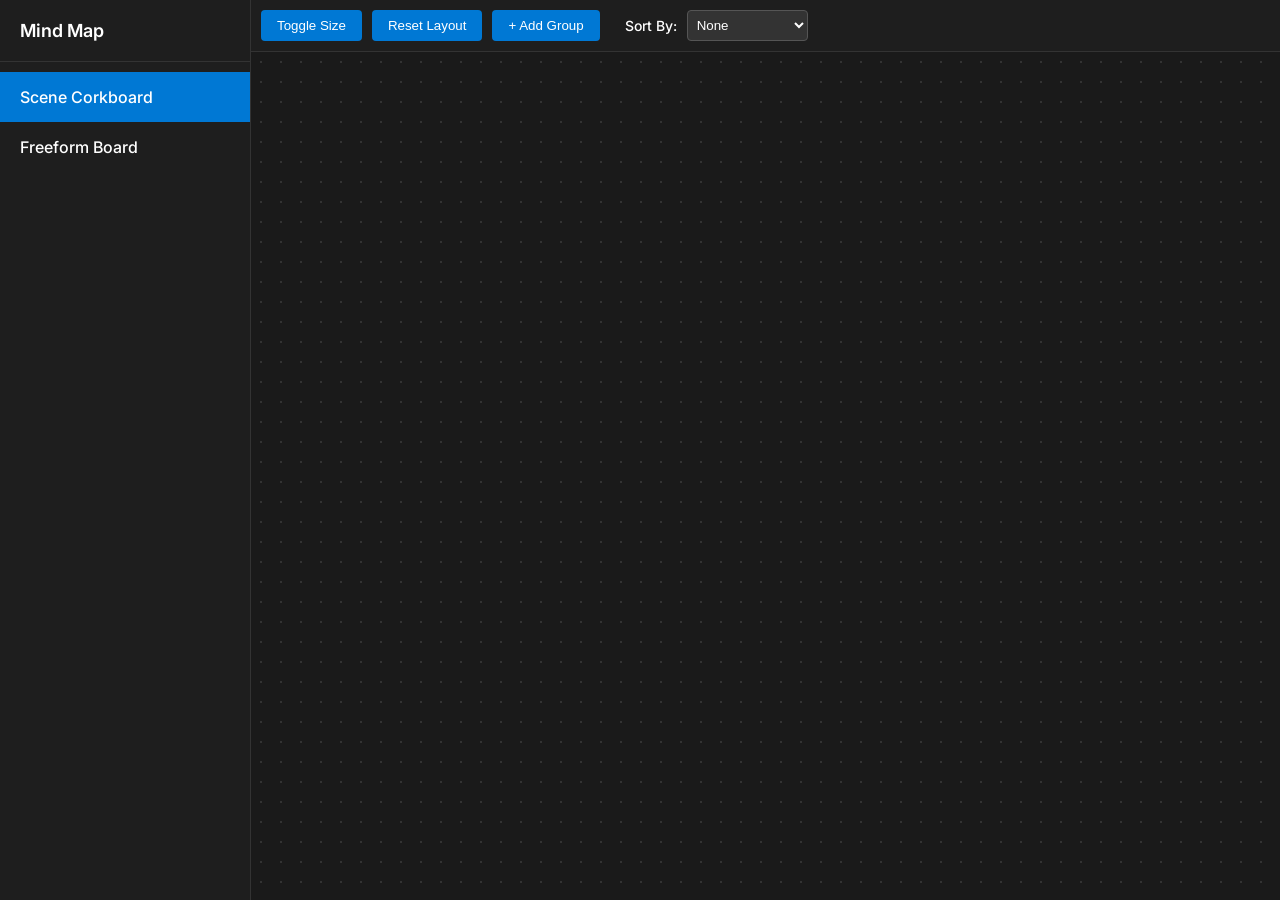
<file: mindmap.html>
<!DOCTYPE html>
<html lang="en">
<head>
    <meta charset="UTF-8">
    <meta name="viewport" content="width=device-width, initial-scale=1.0">
    <title>ReelScript - Mind Map</title>
    <link href="https://fonts.googleapis.com/css2?family=Inter:wght@400;500;600&display=swap" rel="stylesheet">
    <link rel="stylesheet" href="mindmap.css">
</head>
<body>
    <div id="sidebar">
        <div class="sidebar-header">Mind Map</div>
        <div class="tab active" data-target="corkboard">Scene Corkboard</div>
        <div class="tab" data-target="character-bible" style="display: none;">Character Bible</div>
        <div class="tab" data-target="freeform">Freeform Board</div>
    </div>

    <div id="content">
        <div class="global-toolbar">
            <button id="btn-toggle-collapse">Toggle Size</button>
            <button id="btn-sort-cards">Reset Layout</button>
            <button id="btn-add-group">+ Add Group</button>
            <label for="sort-select" style="margin-left: 15px; align-self: center; font-size: 14px; font-weight: 500;">Sort By:</label>
            <select id="sort-select" style="padding: 5px; border-radius: 4px; background: #333; color: white; border: 1px solid #555;">
                <option value="none">None</option>
                <option value="lines">Dialogue Lines</option>
                <option value="scenes">Scene Count</option>
                <option value="abc">A-Z</option>
                <option value="first">First Scene</option>
            </select>
            <button id="add-sticky-btn" style="display:none;">+ Add Note</button>
        </div>
        <!-- Corkboard View -->
        <div id="corkboard" class="view active">
            <div id="corkboard-canvas"></div>
        </div>

        <!-- Character Bible View -->
        <div id="character-bible" class="view">
            <div id="character-bible-canvas"></div>
        </div>

        <!-- Freeform Board View -->
        <div id="freeform" class="view">
            <div id="freeform-canvas"></div>
        </div>
    </div>

    <div id="card-modal" class="modal">
        <div class="modal-content">
            <div class="modal-header">
                <div id="modal-title" class="modal-title">Title</div>
                <button id="modal-close">&times;</button>
            </div>
            <div id="modal-body" class="modal-body">Body</div>
            <div class="modal-notes-label">Notes & Details:</div>
            <div id="modal-notes" class="modal-notes" contenteditable="true"></div>
        </div>
    </div>

    <!-- Edit Card Modal -->
    <div id="edit-modal" class="modal">
        <div class="modal-content" style="width: 500px;">
            <div class="modal-header">
                <div class="modal-title">Edit Card</div>
                <button id="edit-modal-close" style="background:none; border:none; color:var(--text-muted); font-size:20px; cursor:pointer;">&times;</button>
            </div>
            <div style="margin-bottom: 15px;">
                <label style="color: var(--text-muted); font-size: 12px; margin-bottom: 5px; display: block; font-weight: bold;">Title</label>
                <div id="edit-modal-title" contenteditable="true" style="width: 100%; min-height: 30px; background: #2a2a2a; border: 1px solid #444; border-radius: 4px; padding: 10px; color: white; outline: none; font-size: 14px;"></div>
            </div>
            <div style="margin-bottom: 20px;">
                <label style="color: var(--text-muted); font-size: 12px; margin-bottom: 5px; display: block; font-weight: bold;">Body Content (HTML Allowed)</label>
                <div id="edit-modal-body" contenteditable="true" style="width: 100%; min-height: 150px; background: #2a2a2a; border: 1px solid #444; border-radius: 4px; padding: 10px; color: white; outline: none; font-size: 14px;"></div>
            </div>
            <button id="btn-save-edit" style="width: 100%; padding: 10px; background: var(--accent); color: white; border: none; border-radius: 4px; cursor: pointer; font-weight: bold;">Save Changes</button>
        </div>
    </div>

    <div id="card-context-menu" class="context-menu" style="display: none;">
        <div class="menu-item" id="menu-open">Open</div>
        <div class="menu-item" id="menu-edit">Edit</div>
        <div class="menu-item" id="menu-rescan">Rescan</div>
        <div class="menu-item has-submenu" id="menu-group">
            Add to Group &raquo;
            <div id="group-submenu" class="submenu"></div>
        </div>
        <div class="menu-item" id="menu-close">Close</div>
    </div>

    <script src="mindmap.js"></script>
</body>
</html>
</file>
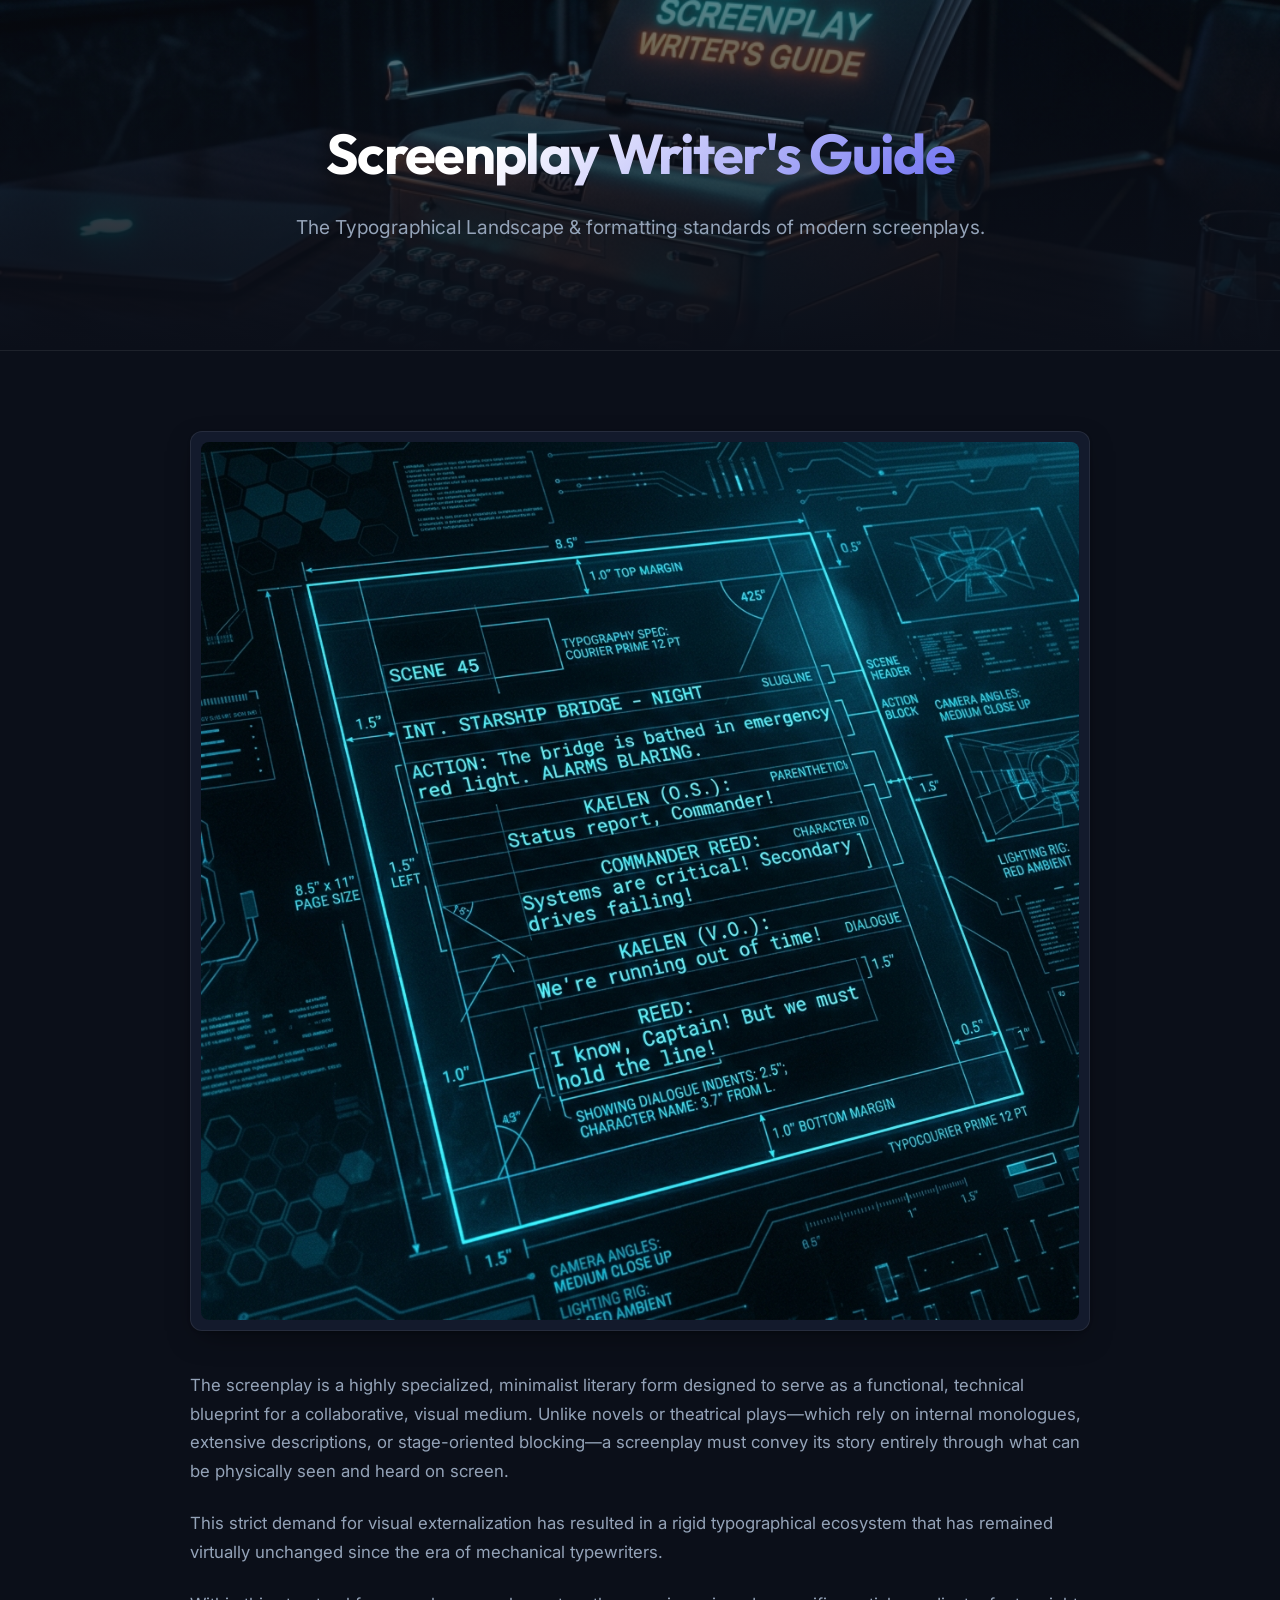
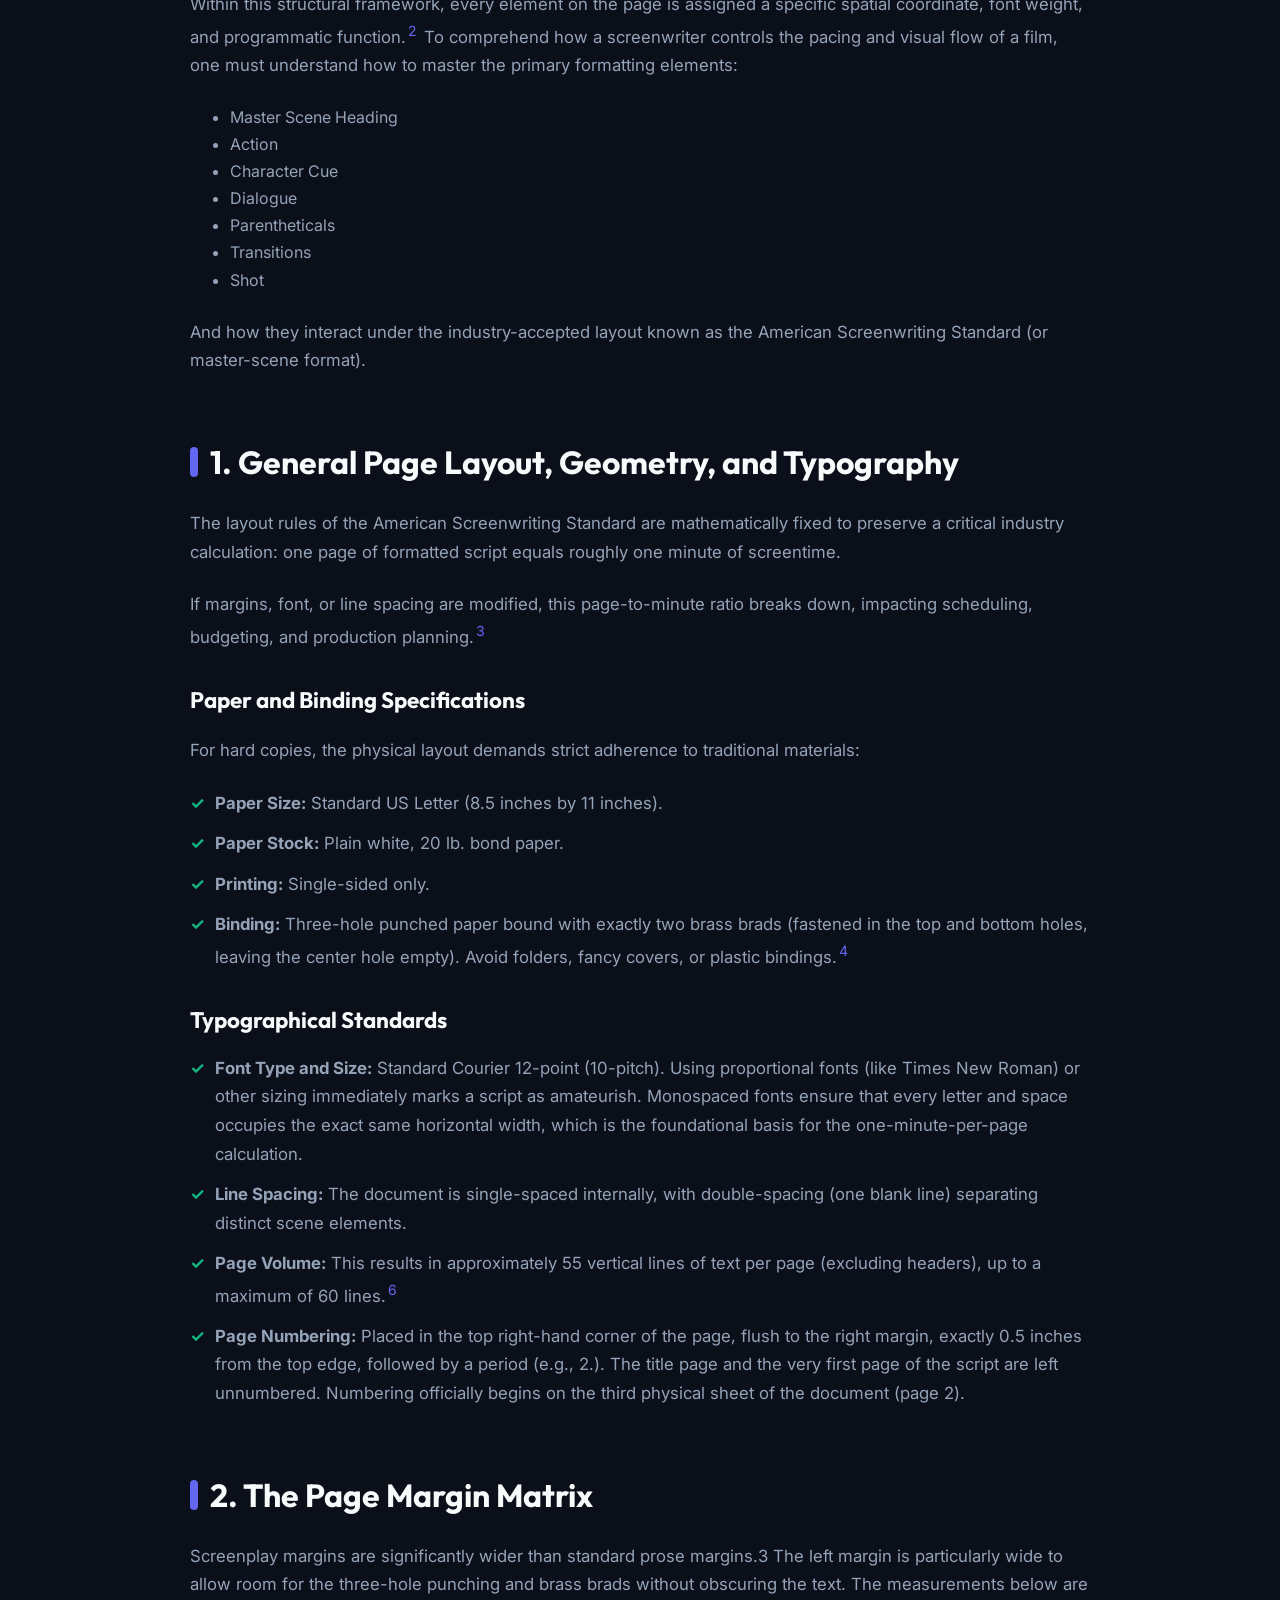
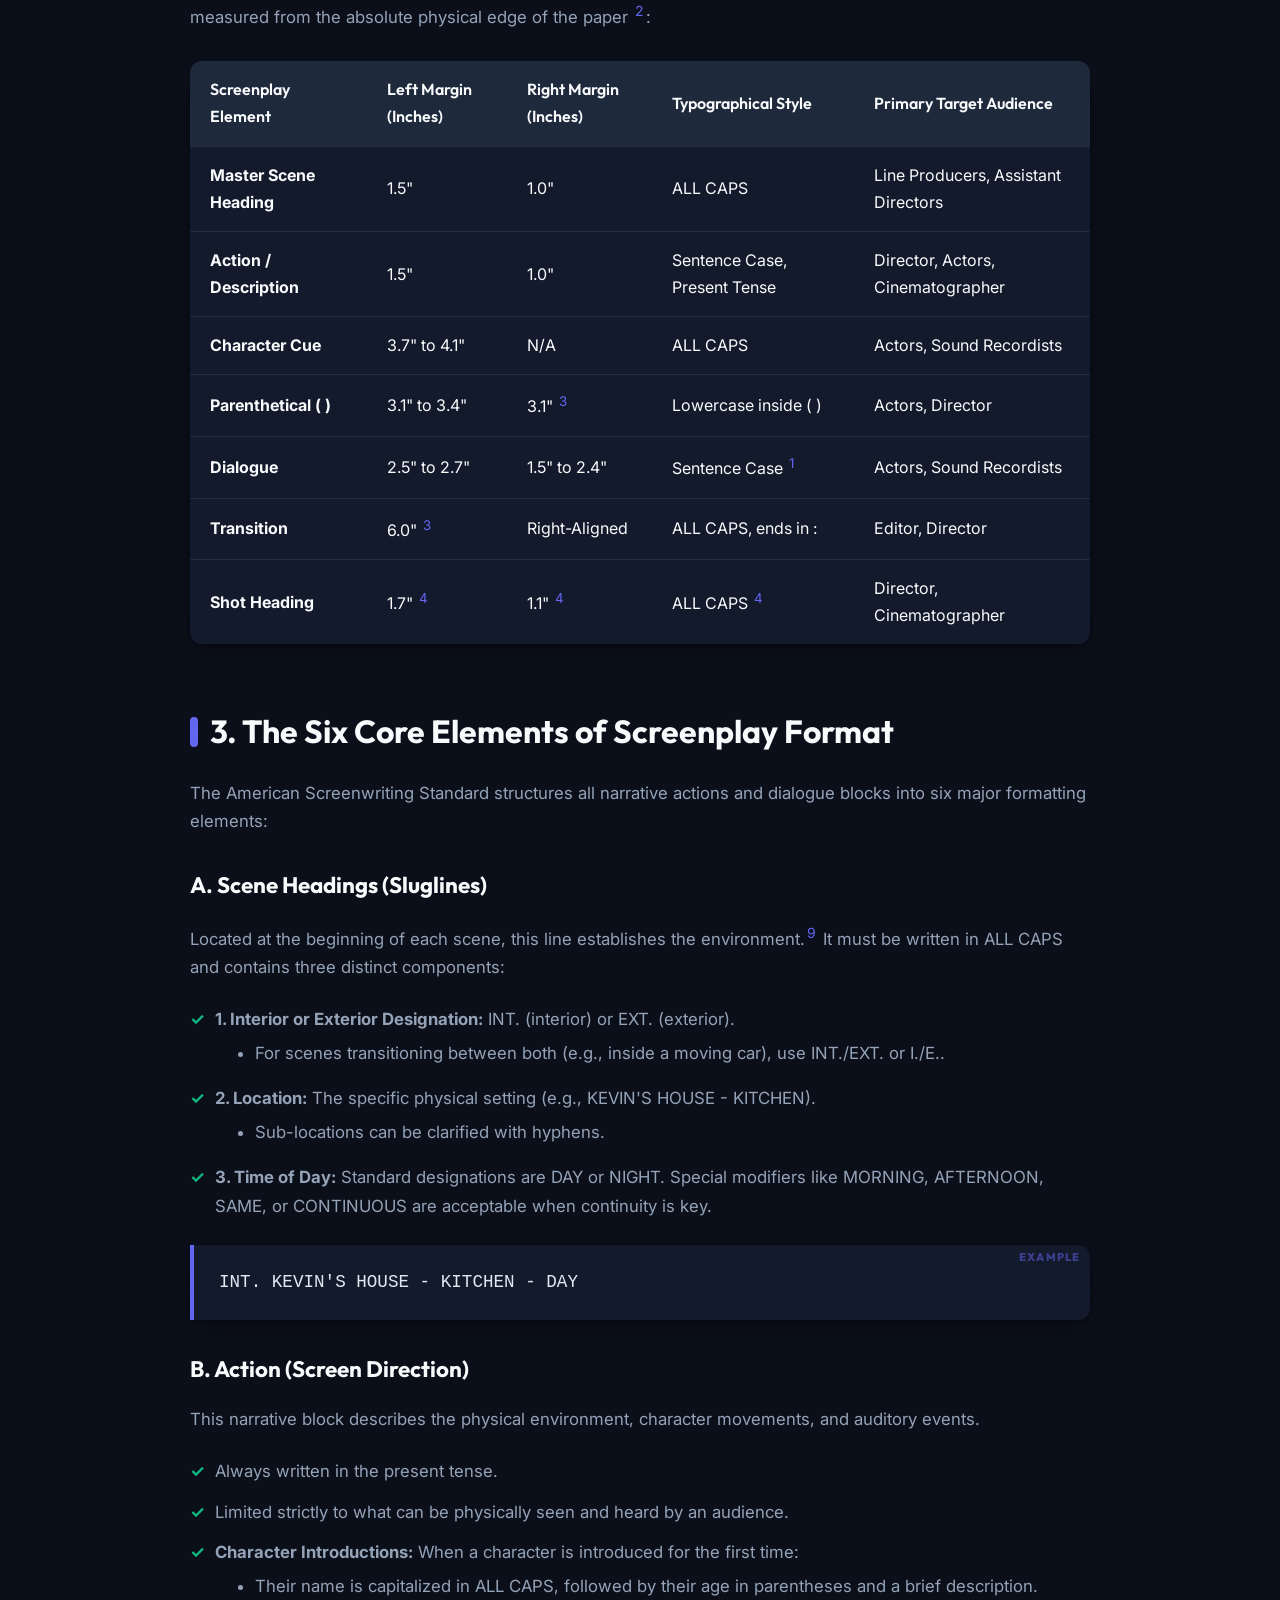
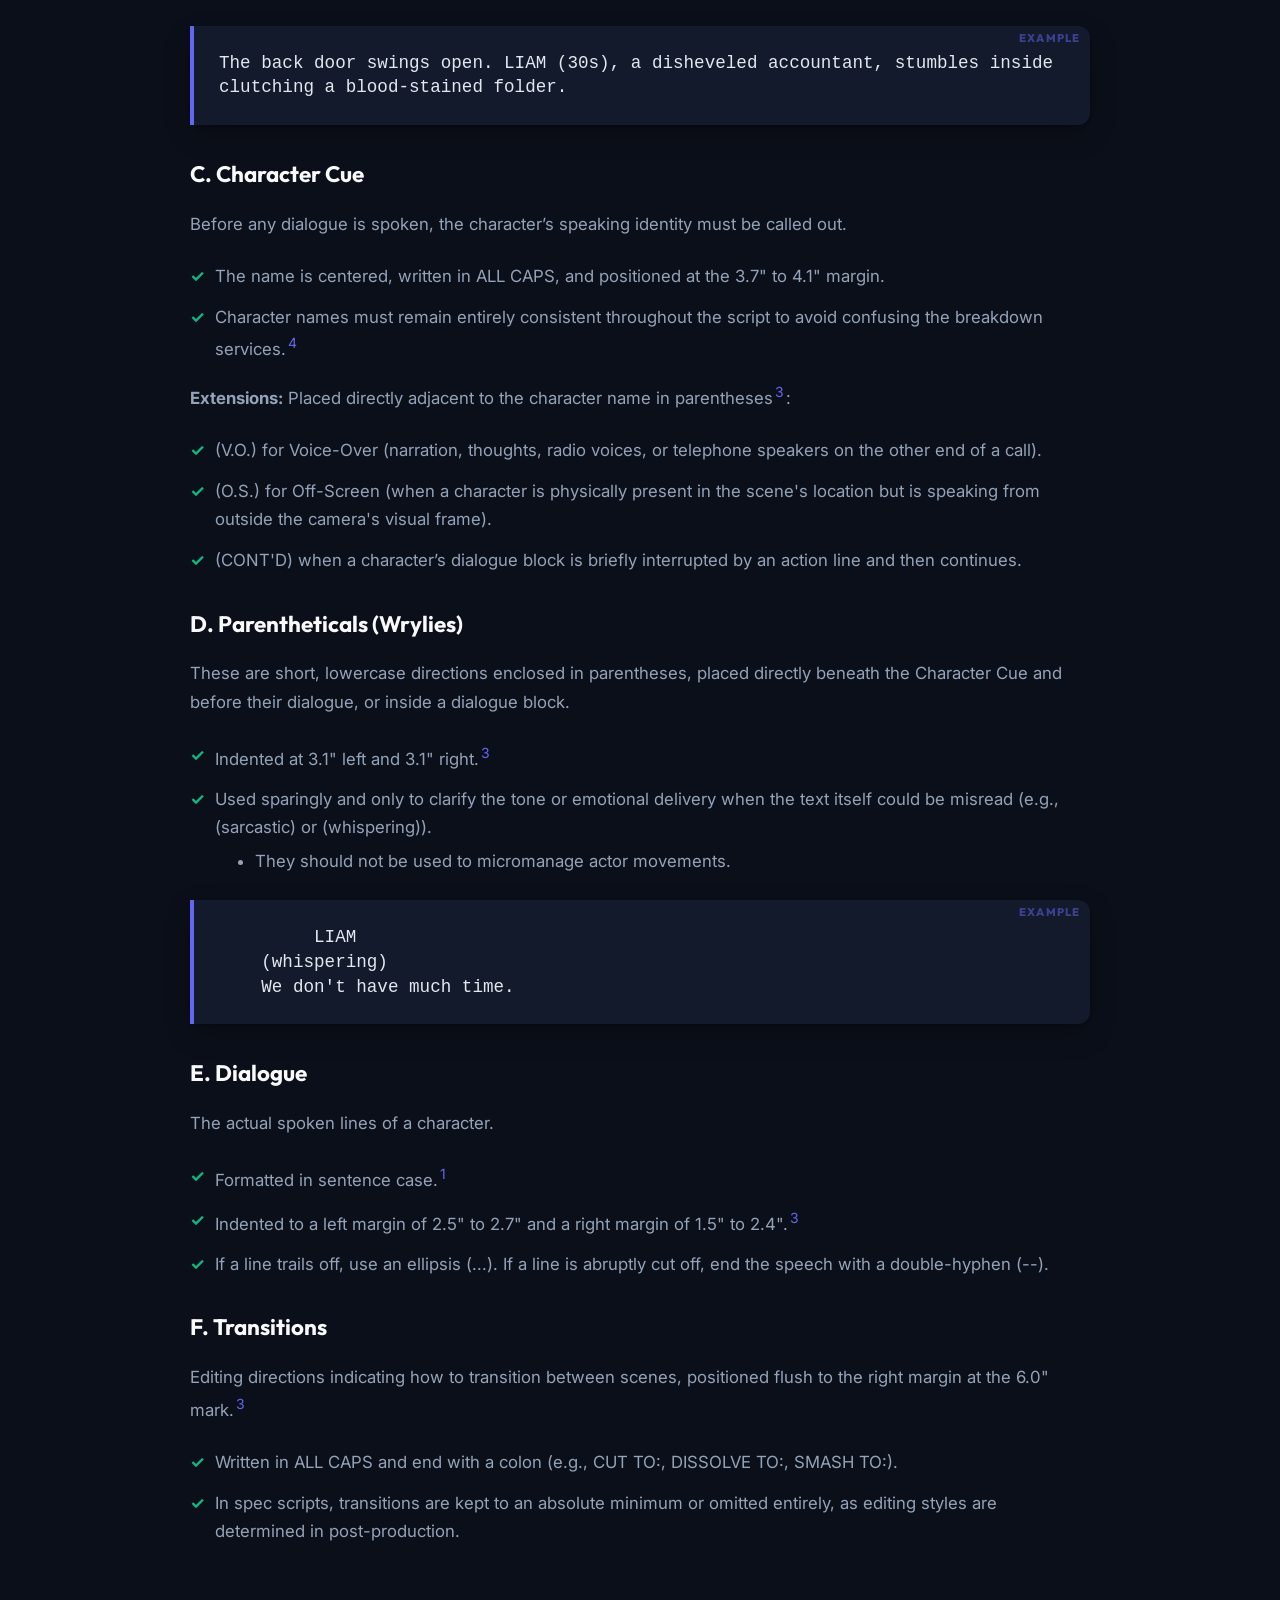
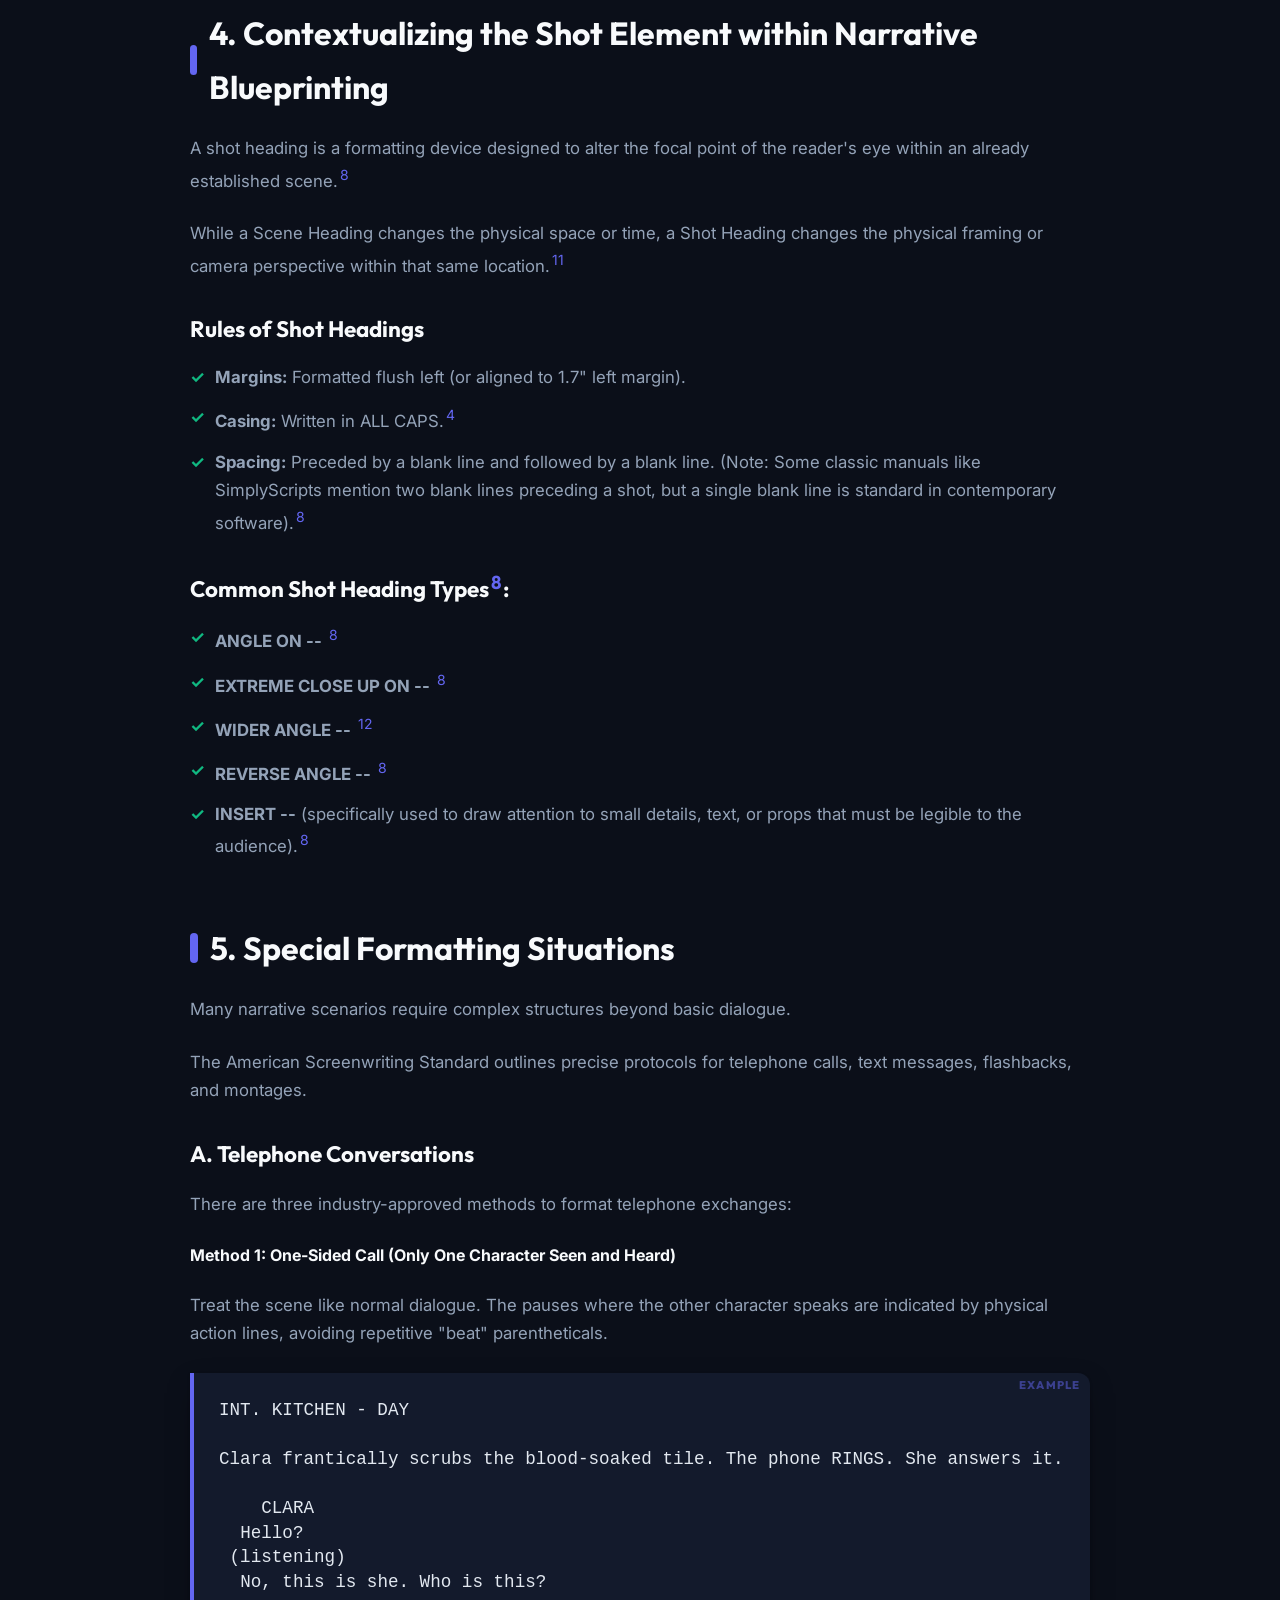
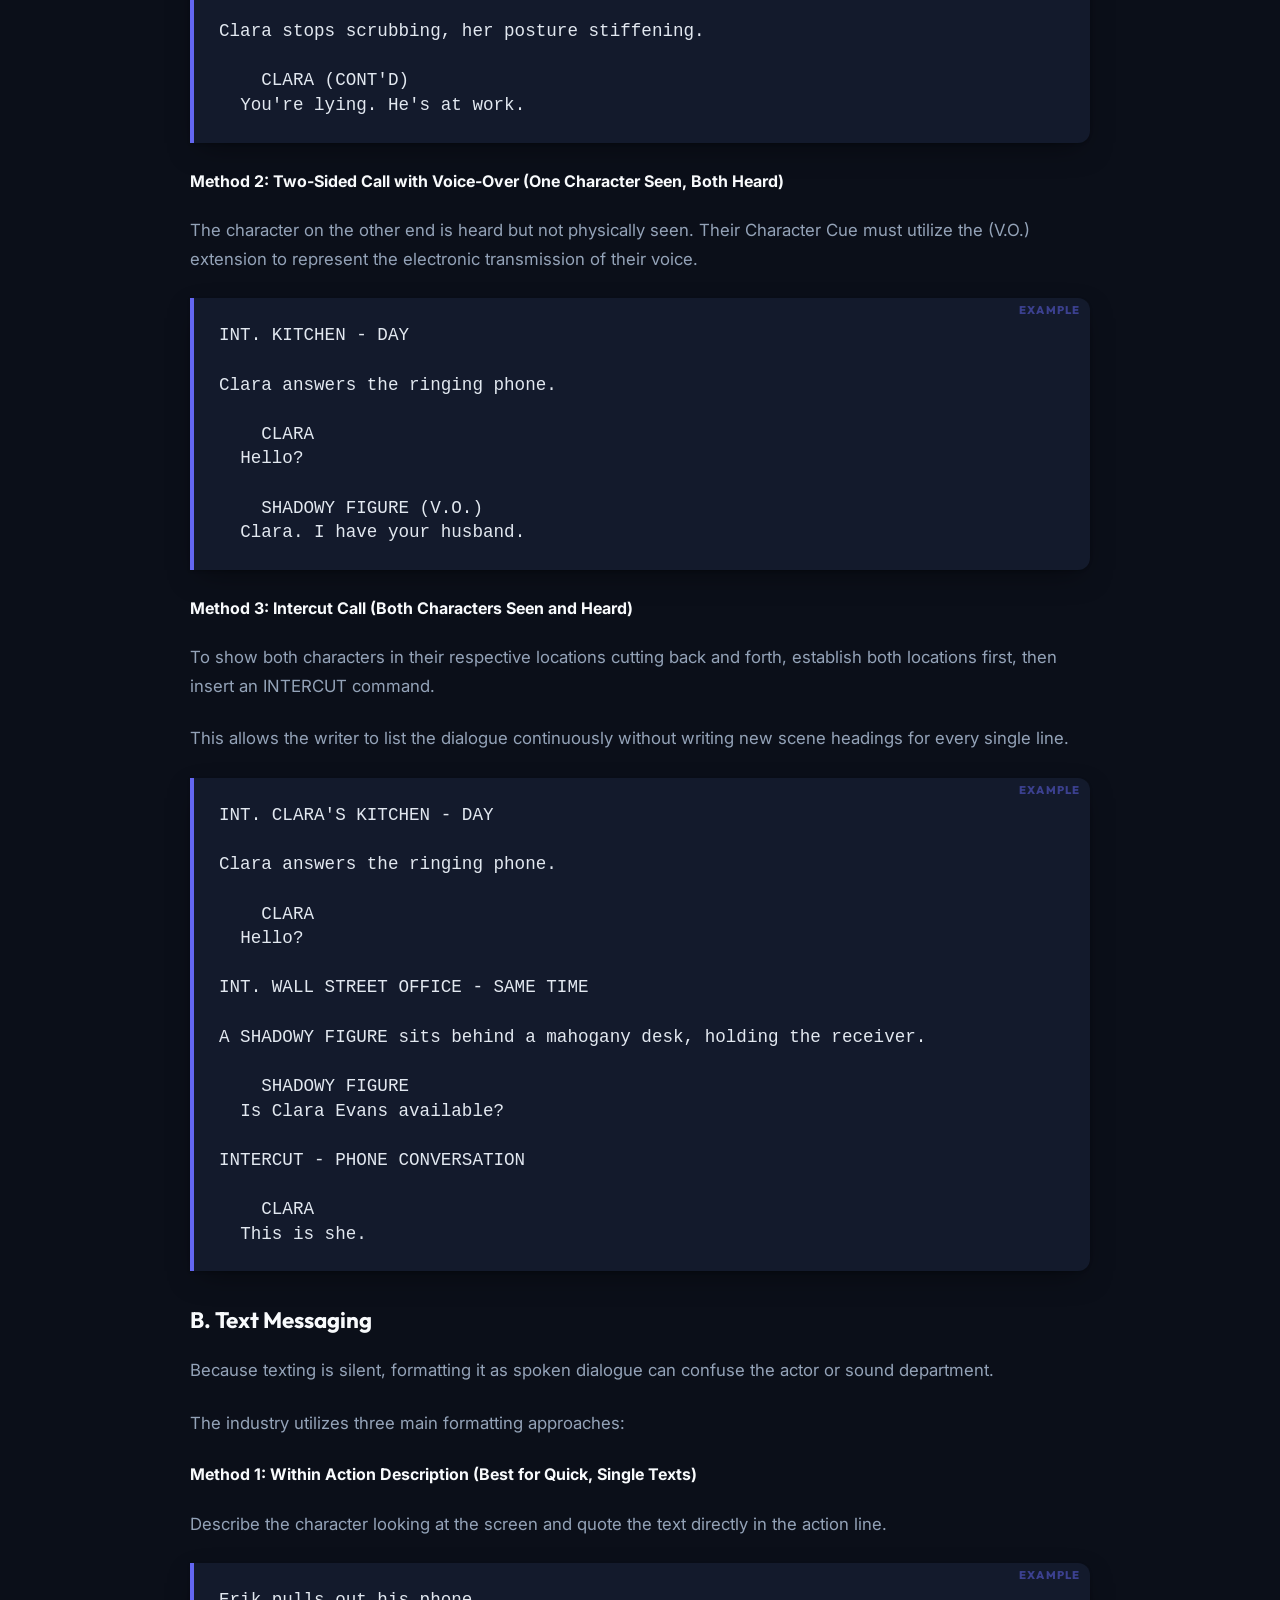
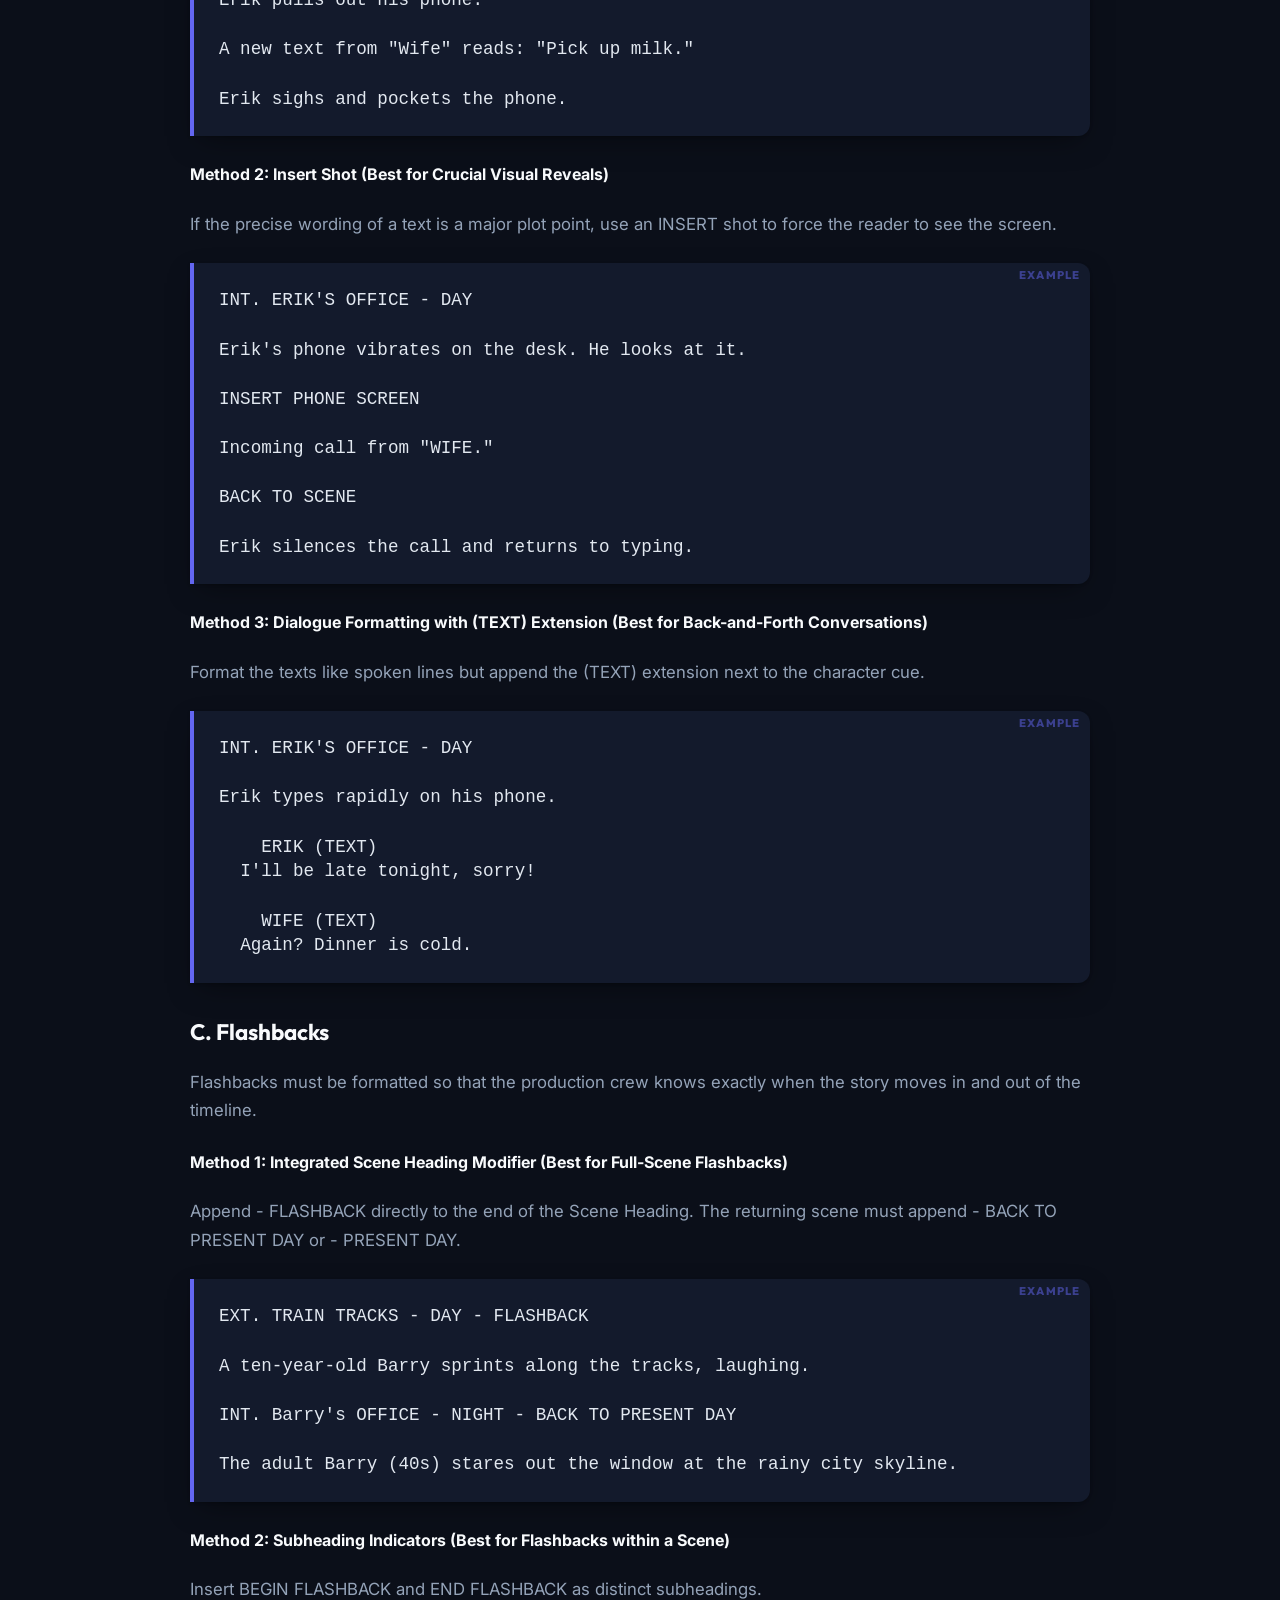
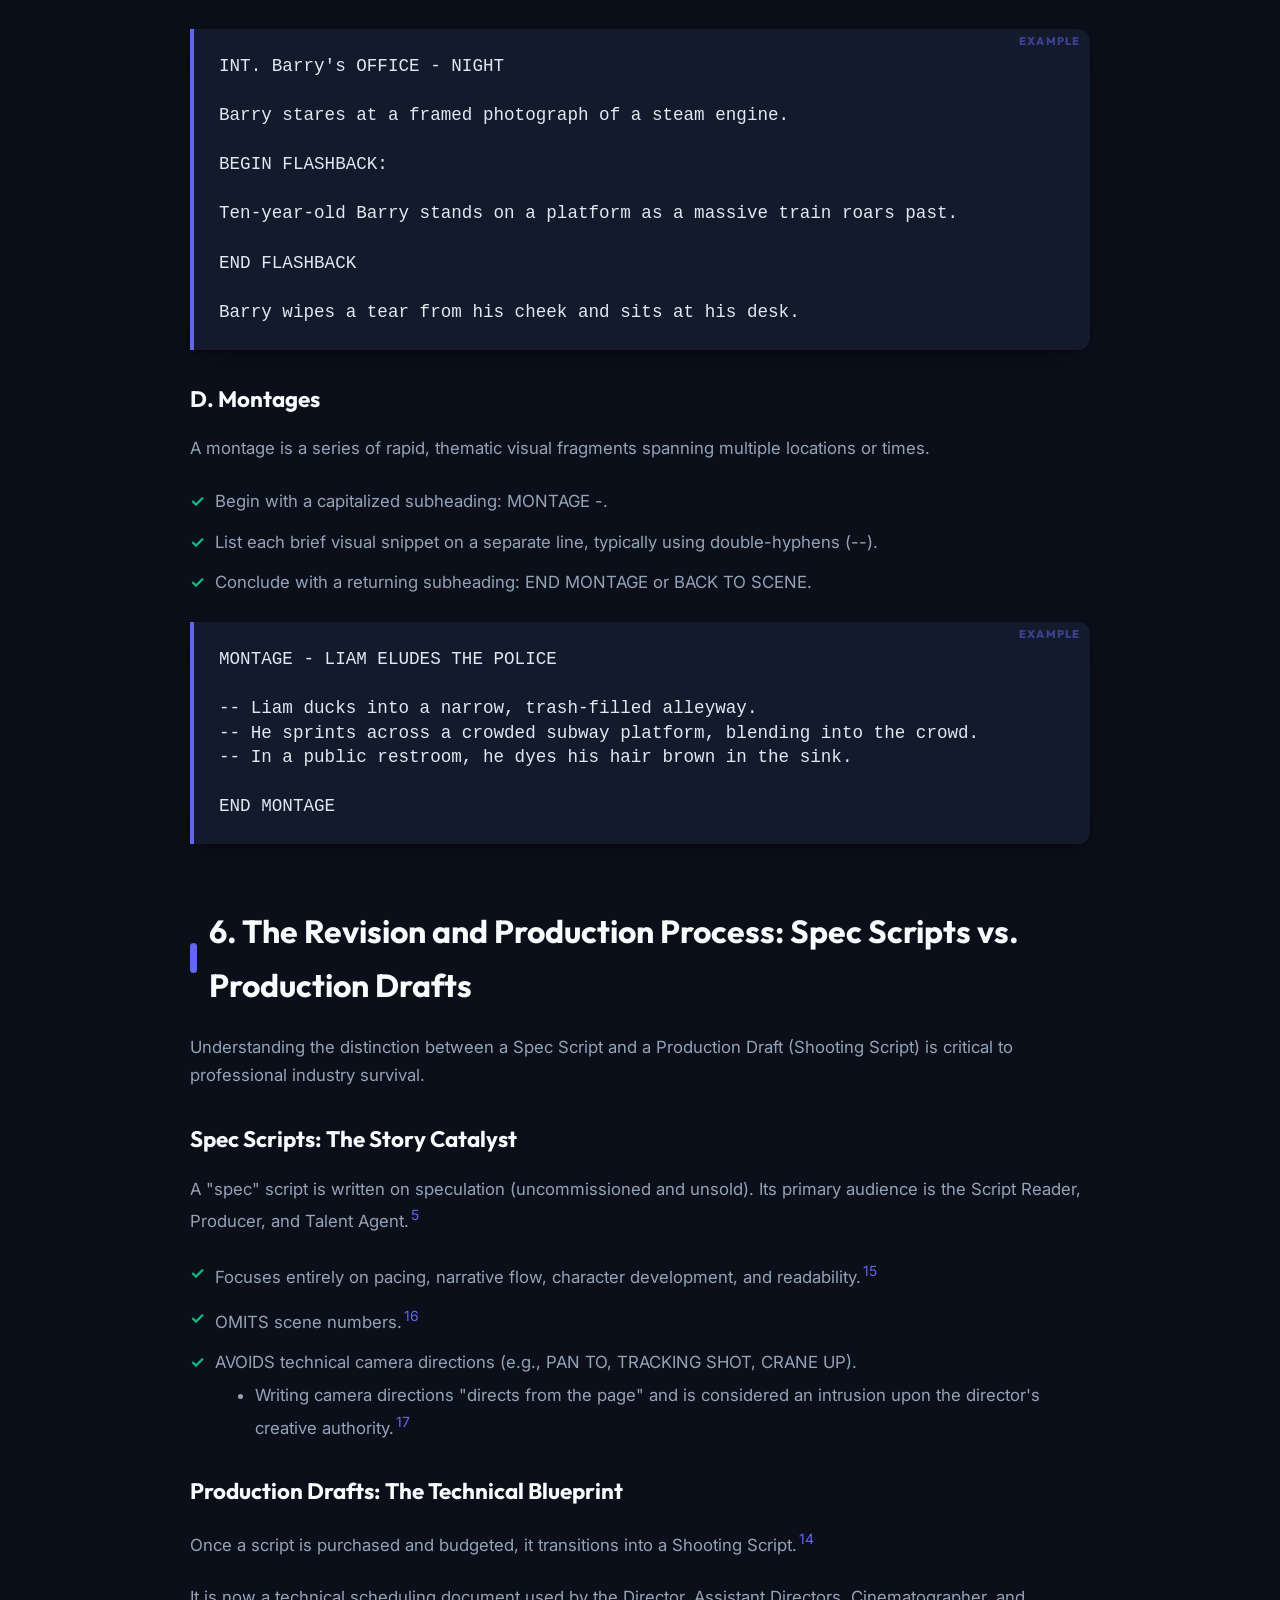
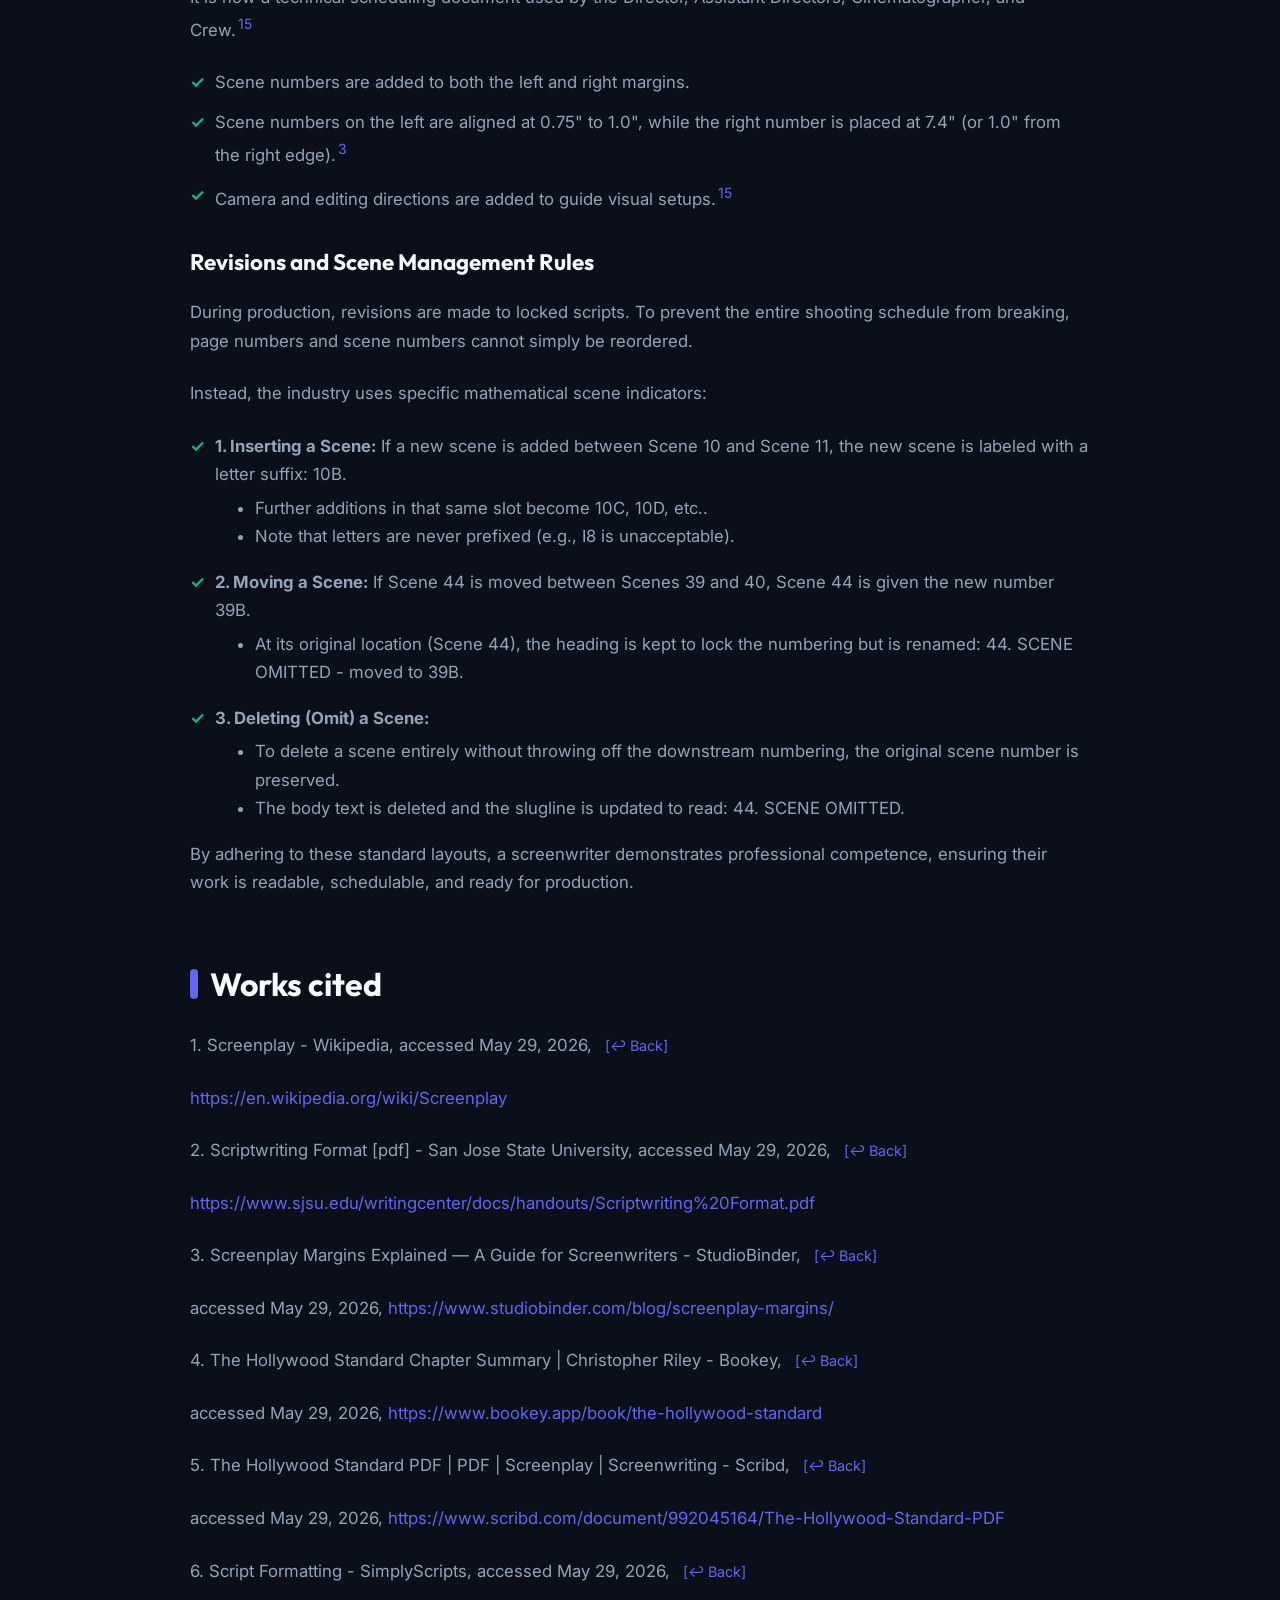
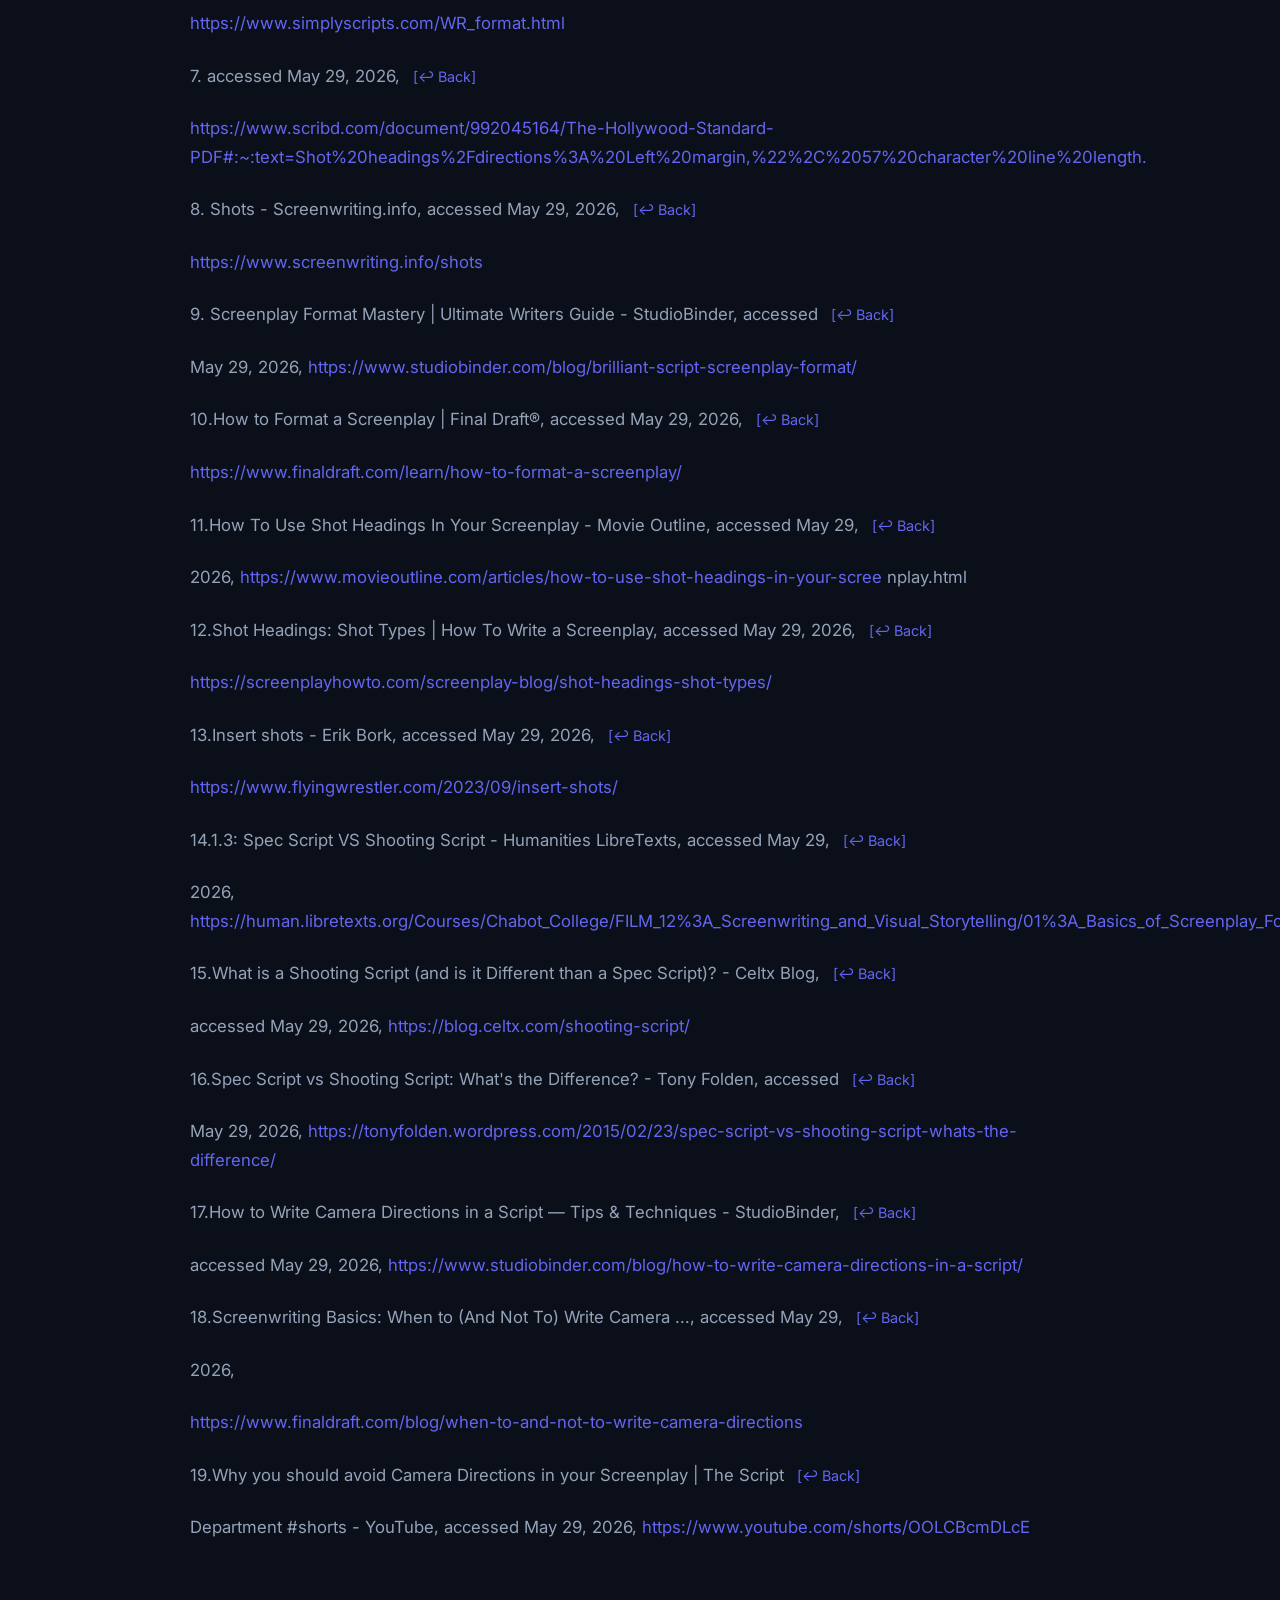
<file: writers_guide.html>
<!DOCTYPE html>
<html lang="en" data-theme="dark">
<head>
    <meta charset="UTF-8">
    <meta name="viewport" content="width=device-width, initial-scale=1.0">
    <title>Screenplay Writer's Guide</title>
    <link href="https://fonts.googleapis.com/css2?family=Fira+Code:wght@400;500&family=Inter:wght@300;400;500;600;700&family=Outfit:wght@400;500;600;700;800&display=swap" rel="stylesheet">
    <style>
        :root[data-theme="dark"] {
            --bg-primary: #0b0f19;
            --bg-secondary: #131a2c;
            --bg-tertiary: #1e293b;
            --bg-accent: rgba(99, 102, 241, 0.15);
            --border-color: rgba(255, 255, 255, 0.08);
            --text-primary: #f8fafc;
            --text-secondary: #94a3b8;
            --text-muted: #64748b;
            --accent: #6366f1;
            --accent-glow: rgba(99, 102, 241, 0.4);
            --card-shadow: 0 10px 30px -10px rgba(0, 0, 0, 0.5), 0 1px 3px rgba(0, 0, 0, 0.2);
        }

        body {
            font-family: 'Inter', sans-serif;
            background-color: var(--bg-primary);
            color: var(--text-primary);
            line-height: 1.7;
            padding: 0;
            margin: 0;
            overflow-y: auto;
        }

        /* Scrollbar styles */
        ::-webkit-scrollbar { width: 10px; height: 10px; }
        ::-webkit-scrollbar-track { background: var(--bg-primary); border-left: 1px solid var(--border-color); }
        ::-webkit-scrollbar-thumb { background: var(--bg-tertiary); border-radius: 10px; border: 2px solid var(--bg-primary); }
        ::-webkit-scrollbar-thumb:hover { background: var(--text-muted); }

        .container {
            max-width: 900px;
            margin: 0 auto;
            padding: 40px;
        }

        .hero {
            position: relative;
            height: 350px;
            display: flex;
            align-items: center;
            justify-content: center;
            overflow: hidden;
            border-bottom: 1px solid var(--border-color);
        }

        .hero img {
            position: absolute;
            top: 0; left: 0; width: 100%; height: 100%;
            object-fit: cover;
            opacity: 0.6;
            z-index: 1;
        }

        .hero::after {
            content: '';
            position: absolute;
            top: 0; left: 0; width: 100%; height: 100%;
            background: linear-gradient(to bottom, rgba(11,15,25,0.2) 0%, rgba(11,15,25,1) 100%);
            z-index: 2;
        }

        .hero-content {
            position: relative;
            z-index: 3;
            text-align: center;
            padding: 20px;
        }

        h1, h2, h3 {
            font-family: 'Outfit', sans-serif;
            font-weight: 700;
        }

        h1 {
            font-size: 3.5rem;
            background: linear-gradient(135deg, #fff 30%, var(--accent) 100%);
            -webkit-background-clip: text;
            -webkit-text-fill-color: transparent;
            margin: 0;
            letter-spacing: -0.03em;
        }

        .hero-subtitle {
            font-size: 1.2rem;
            color: var(--text-secondary);
            margin-top: 10px;
        }

        h2 {
            font-size: 2rem;
            margin-top: 60px;
            margin-bottom: 20px;
            color: var(--text-primary);
            display: flex;
            align-items: center;
            gap: 12px;
        }
        h2::before {
            content: '';
            display: block;
            width: 8px;
            height: 30px;
            background: var(--accent);
            border-radius: 4px;
        }

        h3 {
            font-size: 1.4rem;
            color: var(--text-primary);
            margin-top: 30px;
            margin-bottom: 15px;
        }

        p {
            color: var(--text-secondary);
            font-size: 1.05rem;
            margin-bottom: 1.5rem;
        }

        .example {
            background-color: var(--bg-secondary);
            padding: 25px;
            border-left: 4px solid var(--accent);
            font-family: 'Courier New', Courier, monospace;
            margin: 25px 0;
            white-space: pre-wrap;
            color: #e2e8f0;
            border-radius: 0 12px 12px 0;
            box-shadow: var(--card-shadow);
            position: relative;
            font-size: 1.1rem;
            line-height: 1.4;
        }

        .example::before {
            content: 'EXAMPLE';
            position: absolute;
            top: 5px;
            right: 10px;
            font-family: 'Outfit', sans-serif;
            font-size: 0.7rem;
            font-weight: 800;
            letter-spacing: 0.1em;
            color: var(--accent);
            opacity: 0.5;
        }

        .list-item {
            position: relative;
            padding-left: 25px;
            margin-bottom: 12px;
            color: var(--text-secondary);
            font-size: 1.05rem;
        }

        .list-item::before {
            content: '✓';
            position: absolute;
            left: 0;
            color: #10b981;
            font-weight: bold;
        }

        .image-card {
            background-color: var(--bg-secondary);
            border: 1px solid var(--border-color);
            border-radius: 12px;
            padding: 10px;
            margin: 40px 0;
            box-shadow: var(--card-shadow);
        }

        .image-card img {
            width: 100%;
            height: auto;
            border-radius: 8px;
            display: block;
        }

        table {
            width: 100%;
            border-collapse: collapse;
            margin: 30px 0;
            background-color: var(--bg-secondary);
            border-radius: 12px;
            overflow: hidden;
            box-shadow: var(--card-shadow);
        }

        th, td {
            padding: 15px 20px;
            text-align: left;
            border-bottom: 1px solid var(--border-color);
        }

        th {
            background-color: var(--bg-tertiary);
            font-family: 'Outfit', sans-serif;
            color: var(--text-primary);
            font-weight: 600;
        }

        tr:last-child td { border-bottom: none; }
        tr:hover td { background-color: var(--bg-accent); }

        a { color: var(--accent); text-decoration: none; }
        a:hover { text-decoration: underline; }
        sup a { padding: 0 2px; }

    </style>
</head>
<body>
    <div class="hero">
        <img src="writer_guide_hero.png" alt="Writer's Guide Hero">
        <div class="hero-content">
            <h1>Screenplay Writer's Guide</h1>
            <div class="hero-subtitle">The Typographical Landscape & formatting standards of modern screenplays.</div>
        </div>
    </div>
    
    <div class="container">

    <div class="image-card">
        <img src="writer_guide_blueprint.png" alt="Screenplay Blueprint">
    </div>
<p>The screenplay is a highly specialized, minimalist literary form designed to serve as a functional, technical blueprint for a collaborative, visual medium. Unlike novels or theatrical plays—which rely on internal monologues, extensive descriptions, or stage-oriented blocking—a screenplay must convey its story entirely through what can be physically seen and heard on screen.</p>

<p>This strict demand for visual externalization has resulted in a rigid typographical ecosystem that has remained virtually unchanged since the era of mechanical typewriters.</p>

<p>Within this structural framework, every element on the page is assigned a specific spatial coordinate, font weight, and programmatic function.<sup><a href="#fn2">2</a></sup> To comprehend how a screenwriter controls the pacing and visual flow of a film, one must understand how to master the primary formatting elements:</p>

<ul style="color: var(--text-secondary); margin-bottom: 1.5rem;">
    <li>Master Scene Heading</li>
    <li>Action</li>
    <li>Character Cue</li>
    <li>Dialogue</li>
    <li>Parentheticals</li>
    <li>Transitions</li>
    <li>Shot</li>
</ul>

<p>And how they interact under the industry-accepted layout known as the American Screenwriting Standard (or master-scene format).</p>

<h2>1. General Page Layout, Geometry, and Typography</h2>
<p>The layout rules of the American Screenwriting Standard are mathematically fixed to preserve a critical industry calculation: one page of formatted script equals roughly one minute of screentime.</p>

<p>If margins, font, or line spacing are modified, this page-to-minute ratio breaks down, impacting scheduling, budgeting, and production planning.<sup><a href="#fn3">3</a></sup></p>

<h3>Paper and Binding Specifications</h3>
<p>For hard copies, the physical layout demands strict adherence to traditional materials:</p>
<div class="list-item"><strong>Paper Size:</strong> Standard US Letter (8.5 inches by 11 inches).</div>
<div class="list-item"><strong>Paper Stock:</strong> Plain white, 20 lb. bond paper.</div>
<div class="list-item"><strong>Printing:</strong> Single-sided only.</div>
<div class="list-item"><strong>Binding:</strong> Three-hole punched paper bound with exactly two brass brads (fastened in the top and bottom holes, leaving the center hole empty). Avoid folders, fancy covers, or plastic bindings.<sup><a href="#fn4">4</a></sup></div>

<h3>Typographical Standards</h3>
<div class="list-item"><strong>Font Type and Size:</strong> Standard Courier 12-point (10-pitch). Using proportional fonts (like Times New Roman) or other sizing immediately marks a script as amateurish. Monospaced fonts ensure that every letter and space occupies the exact same horizontal width, which is the foundational basis for the one-minute-per-page calculation.</div>
<div class="list-item"><strong>Line Spacing:</strong> The document is single-spaced internally, with double-spacing (one blank line) separating distinct scene elements.</div>
<div class="list-item"><strong>Page Volume:</strong> This results in approximately 55 vertical lines of text per page (excluding headers), up to a maximum of 60 lines.<sup><a href="#fn6">6</a></sup></div>
<div class="list-item"><strong>Page Numbering:</strong> Placed in the top right-hand corner of the page, flush to the right margin, exactly 0.5 inches from the top edge, followed by a period (e.g., 2.). The title page and the very first page of the script are left unnumbered. Numbering officially begins on the third physical sheet of the document (page 2).</div>

<h2>2. The Page Margin Matrix</h2>
<p>Screenplay margins are significantly wider than standard prose margins.3 The left margin is 
particularly wide to allow room for the three-hole punching and brass brads without obscuring 
the text. 
The measurements below are measured from the absolute physical edge of the paper <sup><a href="#fn2">2</a></sup>:</p>
<table>
    <thead>
        <tr>
            <th>Screenplay Element</th>
            <th>Left Margin (Inches)</th>
            <th>Right Margin (Inches)</th>
            <th>Typographical Style</th>
            <th>Primary Target Audience</th>
        </tr>
    </thead>
    <tbody>
        <tr>
            <td><strong>Master Scene Heading</strong></td>
            <td>1.5&quot;</td>
            <td>1.0&quot;</td>
            <td>ALL CAPS</td>
            <td>Line Producers, Assistant Directors</td>
        </tr>
        <tr>
            <td><strong>Action / Description</strong></td>
            <td>1.5&quot;</td>
            <td>1.0&quot;</td>
            <td>Sentence Case, Present Tense</td>
            <td>Director, Actors, Cinematographer</td>
        </tr>
        <tr>
            <td><strong>Character Cue</strong></td>
            <td>3.7&quot; to 4.1&quot;</td>
            <td>N/A</td>
            <td>ALL CAPS</td>
            <td>Actors, Sound Recordists</td>
        </tr>
        <tr>
            <td><strong>Parenthetical ( )</strong></td>
            <td>3.1&quot; to 3.4&quot;</td>
            <td>3.1&quot; <sup><a href="#fn3">3</a></sup></td>
            <td>Lowercase inside ( )</td>
            <td>Actors, Director</td>
        </tr>
        <tr>
            <td><strong>Dialogue</strong></td>
            <td>2.5&quot; to 2.7&quot;</td>
            <td>1.5&quot; to 2.4&quot;</td>
            <td>Sentence Case <sup><a href="#fn1">1</a></sup></td>
            <td>Actors, Sound Recordists</td>
        </tr>
        <tr>
            <td><strong>Transition</strong></td>
            <td>6.0&quot; <sup><a href="#fn3">3</a></sup></td>
            <td>Right-Aligned</td>
            <td>ALL CAPS, ends in :</td>
            <td>Editor, Director</td>
        </tr>
        <tr>
            <td><strong>Shot Heading</strong></td>
            <td>1.7&quot; <sup><a href="#fn4">4</a></sup></td>
            <td>1.1&quot; <sup><a href="#fn4">4</a></sup></td>
            <td>ALL CAPS <sup><a href="#fn4">4</a></sup></td>
            <td>Director, Cinematographer</td>
        </tr>
    </tbody>
</table>
<h2>3. The Six Core Elements of Screenplay Format</h2>
<p>The American Screenwriting Standard structures all narrative actions and dialogue blocks into six major formatting elements:</p>

<h3>A. Scene Headings (Sluglines)</h3>
<p>Located at the beginning of each scene, this line establishes the environment.<sup><a href="#fn9">9</a></sup> It must be written in ALL CAPS and contains three distinct components:</p>

<div class="list-item"><strong>1. Interior or Exterior Designation:</strong> INT. (interior) or EXT. (exterior).
    <ul style="margin-top: 5px; color: var(--text-secondary);">
        <li>For scenes transitioning between both (e.g., inside a moving car), use INT./EXT. or I./E..</li>
    </ul>
</div>
<div class="list-item"><strong>2. Location:</strong> The specific physical setting (e.g., KEVIN'S HOUSE - KITCHEN).
    <ul style="margin-top: 5px; color: var(--text-secondary);">
        <li>Sub-locations can be clarified with hyphens.</li>
    </ul>
</div>
<div class="list-item"><strong>3. Time of Day:</strong> Standard designations are DAY or NIGHT. Special modifiers like MORNING, AFTERNOON, SAME, or CONTINUOUS are acceptable when continuity is key.</div>

<div class="example">INT. KEVIN'S HOUSE - KITCHEN - DAY</div>

<h3>B. Action (Screen Direction)</h3>
<p>This narrative block describes the physical environment, character movements, and auditory events.</p>
<div class="list-item">Always written in the present tense.</div>
<div class="list-item">Limited strictly to what can be physically seen and heard by an audience.</div>
<div class="list-item"><strong>Character Introductions:</strong> When a character is introduced for the first time:
    <ul style="margin-top: 5px; color: var(--text-secondary);">
        <li>Their name is capitalized in ALL CAPS, followed by their age in parentheses and a brief description.</li>
    </ul>
</div>

<div class="example">The back door swings open. LIAM (30s), a disheveled accountant, stumbles inside clutching a blood-stained folder.</div>

<h3>C. Character Cue</h3>
<p>Before any dialogue is spoken, the character’s speaking identity must be called out.</p>
<div class="list-item">The name is centered, written in ALL CAPS, and positioned at the 3.7" to 4.1" margin.</div>
<div class="list-item">Character names must remain entirely consistent throughout the script to avoid confusing the breakdown services.<sup><a href="#fn4">4</a></sup></div>

<p><strong>Extensions:</strong> Placed directly adjacent to the character name in parentheses<sup><a href="#fn3">3</a></sup>:</p>
<div class="list-item">(V.O.) for Voice-Over (narration, thoughts, radio voices, or telephone speakers on the other end of a call).</div>
<div class="list-item">(O.S.) for Off-Screen (when a character is physically present in the scene's location but is speaking from outside the camera's visual frame).</div>
<div class="list-item">(CONT'D) when a character’s dialogue block is briefly interrupted by an action line and then continues.</div>
<h3>D. Parentheticals (Wrylies)</h3>
<p>These are short, lowercase directions enclosed in parentheses, placed directly beneath the Character Cue and before their dialogue, or inside a dialogue block.</p>
<div class="list-item">Indented at 3.1" left and 3.1" right.<sup><a href="#fn3">3</a></sup></div>
<div class="list-item">Used sparingly and only to clarify the tone or emotional delivery when the text itself could be misread (e.g., (sarcastic) or (whispering)).
    <ul style="margin-top: 5px; color: var(--text-secondary);">
        <li>They should not be used to micromanage actor movements.</li>
    </ul>
</div>

<div class="example">         LIAM 
    (whispering) 
    We don't have much time.</div>

<h3>E. Dialogue</h3>
<p>The actual spoken lines of a character.</p>
<div class="list-item">Formatted in sentence case.<sup><a href="#fn1">1</a></sup></div>
<div class="list-item">Indented to a left margin of 2.5" to 2.7" and a right margin of 1.5" to 2.4".<sup><a href="#fn3">3</a></sup></div>
<div class="list-item">If a line trails off, use an ellipsis (...). If a line is abruptly cut off, end the speech with a double-hyphen (--).</div>

<h3>F. Transitions</h3>
<p>Editing directions indicating how to transition between scenes, positioned flush to the right margin at the 6.0" mark.<sup><a href="#fn3">3</a></sup></p>
<div class="list-item">Written in ALL CAPS and end with a colon (e.g., CUT TO:, DISSOLVE TO:, SMASH TO:).</div>
<div class="list-item">In spec scripts, transitions are kept to an absolute minimum or omitted entirely, as editing styles are determined in post-production.</div>

<h2>4. Contextualizing the Shot Element within Narrative Blueprinting</h2>
<p>A shot heading is a formatting device designed to alter the focal point of the reader's eye within an already established scene.<sup><a href="#fn8">8</a></sup></p>
<p>While a Scene Heading changes the physical space or time, a Shot Heading changes the physical framing or camera perspective within that same location.<sup><a href="#fn11">11</a></sup></p>

<h3>Rules of Shot Headings</h3>
<div class="list-item"><strong>Margins:</strong> Formatted flush left (or aligned to 1.7" left margin).</div>
<div class="list-item"><strong>Casing:</strong> Written in ALL CAPS.<sup><a href="#fn4">4</a></sup></div>
<div class="list-item"><strong>Spacing:</strong> Preceded by a blank line and followed by a blank line. (Note: Some classic manuals like SimplyScripts mention two blank lines preceding a shot, but a single blank line is standard in contemporary software).<sup><a href="#fn8">8</a></sup></div>

<h3>Common Shot Heading Types<sup><a href="#fn8">8</a></sup>:</h3>
<div class="list-item"><strong>ANGLE ON --</strong> <sup><a href="#fn8">8</a></sup></div>
<div class="list-item"><strong>EXTREME CLOSE UP ON --</strong> <sup><a href="#fn8">8</a></sup></div>
<div class="list-item"><strong>WIDER ANGLE --</strong> <sup><a href="#fn12">12</a></sup></div>
<div class="list-item"><strong>REVERSE ANGLE --</strong> <sup><a href="#fn8">8</a></sup></div>
<div class="list-item"><strong>INSERT --</strong> (specifically used to draw attention to small details, text, or props that must be legible to the audience).<sup><a href="#fn8">8</a></sup></div>
<h2>5. Special Formatting Situations</h2>
<p>Many narrative scenarios require complex structures beyond basic dialogue.</p>
<p>The American Screenwriting Standard outlines precise protocols for telephone calls, text messages, flashbacks, and montages.</p>

<h3>A. Telephone Conversations</h3>
<p>There are three industry-approved methods to format telephone exchanges:</p>

<h4>Method 1: One-Sided Call (Only One Character Seen and Heard)</h4>
<p>Treat the scene like normal dialogue. The pauses where the other character speaks are indicated by physical action lines, avoiding repetitive "beat" parentheticals.</p>

<div class="example">INT. KITCHEN - DAY  

Clara frantically scrubs the blood-soaked tile. The phone RINGS. She answers it.

    CLARA
  Hello?
 (listening)
  No, this is she. Who is this?

Clara stops scrubbing, her posture stiffening.

    CLARA (CONT'D)
  You're lying. He's at work.</div>

<h4>Method 2: Two-Sided Call with Voice-Over (One Character Seen, Both Heard)</h4>
<p>The character on the other end is heard but not physically seen. Their Character Cue must utilize the (V.O.) extension to represent the electronic transmission of their voice.</p>

<div class="example">INT. KITCHEN - DAY 

Clara answers the ringing phone.

    CLARA
  Hello?

    SHADOWY FIGURE (V.O.)
  Clara. I have your husband.</div>

<h4>Method 3: Intercut Call (Both Characters Seen and Heard)</h4>
<p>To show both characters in their respective locations cutting back and forth, establish both locations first, then insert an INTERCUT command.</p>
<p>This allows the writer to list the dialogue continuously without writing new scene headings for every single line.</p>

<div class="example">INT. CLARA'S KITCHEN - DAY 

Clara answers the ringing phone.

    CLARA
  Hello?

INT. WALL STREET OFFICE - SAME TIME 

A SHADOWY FIGURE sits behind a mahogany desk, holding the receiver.

    SHADOWY FIGURE
  Is Clara Evans available?

INTERCUT - PHONE CONVERSATION

    CLARA
  This is she.</div>
<h3>B. Text Messaging</h3>
<p>Because texting is silent, formatting it as spoken dialogue can confuse the actor or sound department.</p>
<p>The industry utilizes three main formatting approaches:</p>

<h4>Method 1: Within Action Description (Best for Quick, Single Texts)</h4>
<p>Describe the character looking at the screen and quote the text directly in the action line.</p>

<div class="example">Erik pulls out his phone. 

A new text from "Wife" reads: "Pick up milk."

Erik sighs and pockets the phone.</div>

<h4>Method 2: Insert Shot (Best for Crucial Visual Reveals)</h4>
<p>If the precise wording of a text is a major plot point, use an INSERT shot to force the reader to see the screen.</p>

<div class="example">INT. ERIK'S OFFICE - DAY 

Erik's phone vibrates on the desk. He looks at it.

INSERT PHONE SCREEN 

Incoming call from "WIFE." 

BACK TO SCENE 

Erik silences the call and returns to typing.</div>

<h4>Method 3: Dialogue Formatting with (TEXT) Extension (Best for Back-and-Forth Conversations)</h4>
<p>Format the texts like spoken lines but append the (TEXT) extension next to the character cue.</p>

<div class="example">INT. ERIK'S OFFICE - DAY 

Erik types rapidly on his phone.

    ERIK (TEXT)
  I'll be late tonight, sorry!

    WIFE (TEXT)
  Again? Dinner is cold.</div>
<h3>C. Flashbacks</h3>
<p>Flashbacks must be formatted so that the production crew knows exactly when the story moves in and out of the timeline.</p>

<h4>Method 1: Integrated Scene Heading Modifier (Best for Full-Scene Flashbacks)</h4>
<p>Append - FLASHBACK directly to the end of the Scene Heading. The returning scene must append - BACK TO PRESENT DAY or - PRESENT DAY.</p>

<div class="example">EXT. TRAIN TRACKS - DAY - FLASHBACK 

A ten-year-old Barry sprints along the tracks, laughing. 

INT. Barry's OFFICE - NIGHT - BACK TO PRESENT DAY 

The adult Barry (40s) stares out the window at the rainy city skyline.</div>

<h4>Method 2: Subheading Indicators (Best for Flashbacks within a Scene)</h4>
<p>Insert BEGIN FLASHBACK and END FLASHBACK as distinct subheadings.</p>

<div class="example">INT. Barry's OFFICE - NIGHT 

Barry stares at a framed photograph of a steam engine. 

BEGIN FLASHBACK: 

Ten-year-old Barry stands on a platform as a massive train roars past. 

END FLASHBACK

Barry wipes a tear from his cheek and sits at his desk.</div>
<h3>D. Montages</h3>
<p>A montage is a series of rapid, thematic visual fragments spanning multiple locations or times.</p>
<div class="list-item">Begin with a capitalized subheading: MONTAGE -.</div>
<div class="list-item">List each brief visual snippet on a separate line, typically using double-hyphens (--).</div>
<div class="list-item">Conclude with a returning subheading: END MONTAGE or BACK TO SCENE.</div>

<div class="example">MONTAGE - LIAM ELUDES THE POLICE 

-- Liam ducks into a narrow, trash-filled alleyway. 
-- He sprints across a crowded subway platform, blending into the crowd. 
-- In a public restroom, he dyes his hair brown in the sink. 

END MONTAGE</div>

<h2>6. The Revision and Production Process: Spec Scripts vs. Production Drafts</h2>
<p>Understanding the distinction between a Spec Script and a Production Draft (Shooting Script) is critical to professional industry survival.</p>

<h3>Spec Scripts: The Story Catalyst</h3>
<p>A "spec" script is written on speculation (uncommissioned and unsold). Its primary audience is the Script Reader, Producer, and Talent Agent.<sup><a href="#fn5">5</a></sup></p>

<div class="list-item">Focuses entirely on pacing, narrative flow, character development, and readability.<sup><a href="#fn15">15</a></sup></div>
<div class="list-item">OMITS scene numbers.<sup><a href="#fn16">16</a></sup></div>
<div class="list-item">AVOIDS technical camera directions (e.g., PAN TO, TRACKING SHOT, CRANE UP).
    <ul style="margin-top: 5px; color: var(--text-secondary);">
        <li>Writing camera directions "directs from the page" and is considered an intrusion upon the director's creative authority.<sup><a href="#fn17">17</a></sup></li>
    </ul>
</div>

<h3>Production Drafts: The Technical Blueprint</h3>
<p>Once a script is purchased and budgeted, it transitions into a Shooting Script.<sup><a href="#fn14">14</a></sup></p>
<p>It is now a technical scheduling document used by the Director, Assistant Directors, Cinematographer, and Crew.<sup><a href="#fn15">15</a></sup></p>

<div class="list-item">Scene numbers are added to both the left and right margins.</div>
<div class="list-item">Scene numbers on the left are aligned at 0.75" to 1.0", while the right number is placed at 7.4" (or 1.0" from the right edge).<sup><a href="#fn3">3</a></sup></div>
<div class="list-item">Camera and editing directions are added to guide visual setups.<sup><a href="#fn15">15</a></sup></div>

<h3>Revisions and Scene Management Rules</h3>
<p>During production, revisions are made to locked scripts. To prevent the entire shooting schedule from breaking, page numbers and scene numbers cannot simply be reordered.</p>
<p>Instead, the industry uses specific mathematical scene indicators:</p>

<div class="list-item"><strong>1. Inserting a Scene:</strong> If a new scene is added between Scene 10 and Scene 11, the new scene is labeled with a letter suffix: 10B.
    <ul style="margin-top: 5px; color: var(--text-secondary);">
        <li>Further additions in that same slot become 10C, 10D, etc..</li>
        <li>Note that letters are never prefixed (e.g., I8 is unacceptable).</li>
    </ul>
</div>

<div class="list-item"><strong>2. Moving a Scene:</strong> If Scene 44 is moved between Scenes 39 and 40, Scene 44 is given the new number 39B.
    <ul style="margin-top: 5px; color: var(--text-secondary);">
        <li>At its original location (Scene 44), the heading is kept to lock the numbering but is renamed: 44. SCENE OMITTED - moved to 39B.</li>
    </ul>
</div>

<div class="list-item"><strong>3. Deleting (Omit) a Scene:</strong>
    <ul style="margin-top: 5px; color: var(--text-secondary);">
        <li>To delete a scene entirely without throwing off the downstream numbering, the original scene number is preserved.</li>
        <li>The body text is deleted and the slugline is updated to read: 44. SCENE OMITTED.</li>
    </ul>
</div>

<p>By adhering to these standard layouts, a screenwriter demonstrates professional competence, ensuring their work is readable, schedulable, and ready for production.</p>
<h2>Works cited</h2>
<p id="fn1">1.​ Screenplay - Wikipedia, accessed May 29, 2026, <a href="javascript:history.back()" title="Return to text" style="font-size: 0.9rem; color: var(--accent); text-decoration: none; margin-left: 8px;">[↩ Back]</a></p>
<p><a href="https://en.wikipedia.org/wiki/Screenplay" target="_blank">https://en.wikipedia.org/wiki/Screenplay</a> </p>
<p id="fn2">2.​ Scriptwriting Format [pdf] - San Jose State University, accessed May 29, 2026, <a href="javascript:history.back()" title="Return to text" style="font-size: 0.9rem; color: var(--accent); text-decoration: none; margin-left: 8px;">[↩ Back]</a></p>
<p><a href="https://www.sjsu.edu/writingcenter/docs/handouts/Scriptwriting%20Format.pdf" target="_blank">https://www.sjsu.edu/writingcenter/docs/handouts/Scriptwriting%20Format.pdf</a> </p>
<p id="fn3">3.​ Screenplay Margins Explained — A Guide for Screenwriters - StudioBinder, <a href="javascript:history.back()" title="Return to text" style="font-size: 0.9rem; color: var(--accent); text-decoration: none; margin-left: 8px;">[↩ Back]</a></p>
<p>accessed May 29, 2026, <a href="https://www.studiobinder.com/blog/screenplay-margins/" target="_blank">https://www.studiobinder.com/blog/screenplay-margins/</a> </p>
<p id="fn4">4.​ The Hollywood Standard Chapter Summary | Christopher Riley - Bookey, <a href="javascript:history.back()" title="Return to text" style="font-size: 0.9rem; color: var(--accent); text-decoration: none; margin-left: 8px;">[↩ Back]</a></p>
<p>accessed May 29, 2026, <a href="https://www.bookey.app/book/the-hollywood-standard" target="_blank">https://www.bookey.app/book/the-hollywood-standard</a> </p>
<p id="fn5">5.​ The Hollywood Standard PDF | PDF | Screenplay | Screenwriting - Scribd, <a href="javascript:history.back()" title="Return to text" style="font-size: 0.9rem; color: var(--accent); text-decoration: none; margin-left: 8px;">[↩ Back]</a></p>
<p>accessed May 29, 2026, 
<a href="https://www.scribd.com/document/992045164/The-Hollywood-Standard-PDF" target="_blank">https://www.scribd.com/document/992045164/The-Hollywood-Standard-PDF</a> </p>
<p id="fn6">6.​ Script Formatting - SimplyScripts, accessed May 29, 2026, <a href="javascript:history.back()" title="Return to text" style="font-size: 0.9rem; color: var(--accent); text-decoration: none; margin-left: 8px;">[↩ Back]</a></p>
<p><a href="https://www.simplyscripts.com/WR_format.html" target="_blank">https://www.simplyscripts.com/WR_format.html</a> </p>
<p id="fn7">7.​ accessed May 29, 2026, <a href="javascript:history.back()" title="Return to text" style="font-size: 0.9rem; color: var(--accent); text-decoration: none; margin-left: 8px;">[↩ Back]</a></p>
<p><a href="https://www.scribd.com/document/992045164/The-Hollywood-Standard-PDF#:~:text=Shot%20headings%2Fdirections%3A%20Left%20margin,%22%2C%2057%20character%20line%20length." target="_blank">https://www.scribd.com/document/992045164/The-Hollywood-Standard-PDF#:~:text=Shot%20headings%2Fdirections%3A%20Left%20margin,%22%2C%2057%20character%20line%20length.</a></p>
<p id="fn8">8.​ Shots - Screenwriting.info, accessed May 29, 2026, <a href="javascript:history.back()" title="Return to text" style="font-size: 0.9rem; color: var(--accent); text-decoration: none; margin-left: 8px;">[↩ Back]</a></p>
<p><a href="https://www.screenwriting.info/shots" target="_blank">https://www.screenwriting.info/shots</a> </p>
<p id="fn9">9.​ Screenplay Format Mastery | Ultimate Writers Guide - StudioBinder, accessed <a href="javascript:history.back()" title="Return to text" style="font-size: 0.9rem; color: var(--accent); text-decoration: none; margin-left: 8px;">[↩ Back]</a></p>
<p>May 29, 2026, 
<a href="https://www.studiobinder.com/blog/brilliant-script-screenplay-format/" target="_blank">https://www.studiobinder.com/blog/brilliant-script-screenplay-format/</a> </p>
<p id="fn10">10.​How to Format a Screenplay | Final Draft®, accessed May 29, 2026, <a href="javascript:history.back()" title="Return to text" style="font-size: 0.9rem; color: var(--accent); text-decoration: none; margin-left: 8px;">[↩ Back]</a></p>
<p><a href="https://www.finaldraft.com/learn/how-to-format-a-screenplay/" target="_blank">https://www.finaldraft.com/learn/how-to-format-a-screenplay/</a> </p>
<p id="fn11">11.​How To Use Shot Headings In Your Screenplay - Movie Outline, accessed May 29, <a href="javascript:history.back()" title="Return to text" style="font-size: 0.9rem; color: var(--accent); text-decoration: none; margin-left: 8px;">[↩ Back]</a></p>
<p>2026, 
<a href="https://www.movieoutline.com/articles/how-to-use-shot-headings-in-your-scree" target="_blank">https://www.movieoutline.com/articles/how-to-use-shot-headings-in-your-scree</a>
nplay.html </p>
<p id="fn12">12.​Shot Headings: Shot Types | How To Write a Screenplay, accessed May 29, 2026, <a href="javascript:history.back()" title="Return to text" style="font-size: 0.9rem; color: var(--accent); text-decoration: none; margin-left: 8px;">[↩ Back]</a></p>
<p><a href="https://screenplayhowto.com/screenplay-blog/shot-headings-shot-types/" target="_blank">https://screenplayhowto.com/screenplay-blog/shot-headings-shot-types/</a> </p>
<p id="fn13">13.​Insert shots - Erik Bork, accessed May 29, 2026, <a href="javascript:history.back()" title="Return to text" style="font-size: 0.9rem; color: var(--accent); text-decoration: none; margin-left: 8px;">[↩ Back]</a></p>
<p><a href="https://www.flyingwrestler.com/2023/09/insert-shots/" target="_blank">https://www.flyingwrestler.com/2023/09/insert-shots/</a> </p>
<p id="fn14">14.​1.3: Spec Script VS Shooting Script - Humanities LibreTexts, accessed May 29, <a href="javascript:history.back()" title="Return to text" style="font-size: 0.9rem; color: var(--accent); text-decoration: none; margin-left: 8px;">[↩ Back]</a></p>
<p>2026, 
<a href="https://human.libretexts.org/Courses/Chabot_College/FILM_12%3A_Screenwriting_and_Visual_Storytelling/01%3A_Basics_of_Screenplay_Formatting/1.03%3A_Spec_Script_VS_Shooting_Script" target="_blank">https://human.libretexts.org/Courses/Chabot_College/FILM_12%3A_Screenwriting_and_Visual_Storytelling/01%3A_Basics_of_Screenplay_Formatting/1.03%3A_Spec_Script_VS_Shooting_Script</a></p>
<p id="fn15">15.​What is a Shooting Script (and is it Different than a Spec Script)? - Celtx Blog, <a href="javascript:history.back()" title="Return to text" style="font-size: 0.9rem; color: var(--accent); text-decoration: none; margin-left: 8px;">[↩ Back]</a></p>
<p>accessed May 29, 2026, <a href="https://blog.celtx.com/shooting-script/" target="_blank">https://blog.celtx.com/shooting-script/</a> </p>
<p id="fn16">16.​Spec Script vs Shooting Script: What&#x27;s the Difference? - Tony Folden, accessed <a href="javascript:history.back()" title="Return to text" style="font-size: 0.9rem; color: var(--accent); text-decoration: none; margin-left: 8px;">[↩ Back]</a></p>
<p>May 29, 2026, 
<a href="https://tonyfolden.wordpress.com/2015/02/23/spec-script-vs-shooting-script-whats-the-difference/" target="_blank">https://tonyfolden.wordpress.com/2015/02/23/spec-script-vs-shooting-script-whats-the-difference/</a></p>
<p id="fn17">17.​How to Write Camera Directions in a Script — Tips &amp; Techniques - StudioBinder, <a href="javascript:history.back()" title="Return to text" style="font-size: 0.9rem; color: var(--accent); text-decoration: none; margin-left: 8px;">[↩ Back]</a></p>
<p>accessed May 29, 2026, 
<a href="https://www.studiobinder.com/blog/how-to-write-camera-directions-in-a-script/" target="_blank">https://www.studiobinder.com/blog/how-to-write-camera-directions-in-a-script/</a> </p>
<p id="fn18">18.​Screenwriting Basics: When to (And Not To) Write Camera ..., accessed May 29, <a href="javascript:history.back()" title="Return to text" style="font-size: 0.9rem; color: var(--accent); text-decoration: none; margin-left: 8px;">[↩ Back]</a></p>
<p>2026,</p>
<p><a href="https://www.finaldraft.com/blog/when-to-and-not-to-write-camera-directions" target="_blank">https://www.finaldraft.com/blog/when-to-and-not-to-write-camera-directions</a> </p>
<p id="fn19">19.​Why you should avoid Camera Directions in your Screenplay | The Script <a href="javascript:history.back()" title="Return to text" style="font-size: 0.9rem; color: var(--accent); text-decoration: none; margin-left: 8px;">[↩ Back]</a></p>
<p>Department #shorts - YouTube, accessed May 29, 2026, 
<a href="https://www.youtube.com/shorts/OOLCBcmDLcE" target="_blank">https://www.youtube.com/shorts/OOLCBcmDLcE</a></p>

    </div>
</body>
</html>
</file>
<file: mindmap.css>
:root {
    --bg-dark: #121212;
    --bg-surface: #1E1E1E;
    --bg-surface-hover: #2C2C2C;
    --text-primary: #FFFFFF;
    --text-secondary: #AAAAAA;
    --accent: #0078D4;
    --card-bg: #FFEAA7;
    --card-text: #2D3436;
}

body, html {
    margin: 0;
    padding: 0;
    width: 100%;
    height: 100%;
    font-family: 'Inter', sans-serif;
    background-color: var(--bg-dark);
    color: var(--text-primary);
    display: flex;
    overflow: hidden;
}

#sidebar {
    width: 250px;
    background-color: var(--bg-surface);
    border-right: 1px solid #333;
    display: flex;
    flex-direction: column;
    z-index: 10;
}

.sidebar-header {
    padding: 20px;
    font-size: 18px;
    font-weight: 600;
    border-bottom: 1px solid #333;
    margin-bottom: 10px;
}

.tab {
    padding: 15px 20px;
    cursor: pointer;
    transition: background 0.2s;
    font-weight: 500;
}

.tab:hover {
    background-color: var(--bg-surface-hover);
}

.tab.active {
    background-color: var(--accent);
    color: white;
}

#content {
    flex-grow: 1;
    position: relative;
    background-color: #1a1a1a;
    display: flex;
    flex-direction: column;
}

.view {
    display: none;
    width: 100%;
    flex-grow: 1;
    position: relative;
}

.view.active {
    display: flex;
    flex-direction: column;
}

/* Canvas Areas */
#corkboard-canvas, #freeform-canvas, #character-bible-canvas {
    width: 100%;
    height: 100%;
    position: relative;
    overflow: auto;
    background-image: radial-gradient(#333 1px, transparent 1px);
    background-size: 20px 20px;
}

.card.character-card {
    background-color: #A0C4FF;
    min-height: 180px;
}

/* Draggable Cards / Sticky Notes */
.card {
    width: 200px;
    min-height: 120px;
    background-color: var(--card-bg);
    color: var(--card-text);
    position: absolute;
    border-radius: 4px;
    box-shadow: 2px 4px 10px rgba(0,0,0,0.5);
    padding: 15px;
    cursor: grab;
    user-select: none;
    display: flex;
    flex-direction: column;
}

.card:active {
    cursor: grabbing;
    box-shadow: 4px 8px 15px rgba(0,0,0,0.6);
}

.card-title {
    font-weight: 600;
    font-size: 14px;
    margin-bottom: 8px;
    border-bottom: 1px solid rgba(0,0,0,0.1);
    padding-bottom: 5px;
}

.card-body {
    font-size: 12px;
    flex-grow: 1;
    color: #444;
    overflow-y: auto;
    padding-right: 5px;
}

/* Custom Scrollbar for Card Body */
.card-body::-webkit-scrollbar {
    width: 4px;
}
.card-body::-webkit-scrollbar-track {
    background: transparent;
}
.card-body::-webkit-scrollbar-thumb {
    background-color: rgba(0,0,0,0.2);
    border-radius: 4px;
}

/* Meta tags for Scene Cards */
.meta-tag {
    margin-bottom: 5px;
    font-size: 11px;
    border-bottom: 1px dotted rgba(0,0,0,0.1);
    padding-bottom: 3px;
}
.meta-tag strong {
    color: #333;
}
.meta-chars {
    color: #005A9E;
    margin-bottom: 8px;
    border-bottom: none;
}
.meta-synopsis {
    margin-top: 8px;
    padding-top: 8px;
    border-top: 1px solid rgba(0,0,0,0.1);
    font-size: 11px;
    line-height: 1.3;
    color: #555;
    background-color: rgba(0,0,0,0.03);
    padding: 6px;
    border-radius: 4px;
}

/* Toolbar */
.global-toolbar {
    padding: 10px;
    background-color: var(--bg-surface);
    border-bottom: 1px solid #333;
    z-index: 10;
    display: flex;
    gap: 10px;
}

.global-toolbar button {
    background-color: var(--accent);
    color: white;
    border: none;
    padding: 8px 16px;
    border-radius: 4px;
    cursor: pointer;
    font-weight: 500;
}

.global-toolbar button:hover {
    background-color: #005A9E;
}

/* Collapsed Cards */
.card.collapsed {
    min-height: 0 !important;
    height: auto !important;
}
.card.collapsed .card-body,
.card.collapsed .card-notes {
    display: none !important;
}

/* Freeform specific */

.freeform-card .card-title {
    outline: none;
    cursor: text;
}

.freeform-card .card-body {
    outline: none;
    cursor: text;
}

.card-notes {
    margin-top: 10px;
    padding-top: 10px;
    border-top: 1px dashed rgba(0,0,0,0.2);
    font-size: 12px;
    color: #222;
    min-height: 40px;
    outline: none;
    cursor: text;
}
.card-notes:empty:before {
    content: attr(placeholder);
    color: rgba(0,0,0,0.4);
}

/* Modal Styles */
.modal { display: none; position: fixed; z-index: 1000; left: 0; top: 0; width: 100%; height: 100%; background-color: rgba(0,0,0,0.7); align-items: center; justify-content: center; }
.modal-content { background-color: var(--bg-surface); width: 80%; max-width: 800px; height: 80%; border-radius: 8px; display: flex; flex-direction: column; padding: 20px; box-shadow: 0 10px 30px rgba(0,0,0,0.5); }
.modal-header { display: flex; justify-content: space-between; align-items: center; border-bottom: 1px solid #333; padding-bottom: 15px; margin-bottom: 15px; }
.modal-title { font-size: 24px; font-weight: 600; }
#modal-close { background: none; border: none; color: white; font-size: 28px; cursor: pointer; }
.modal-body { color: var(--text-secondary); margin-bottom: 20px; font-size: 16px; }
.modal-notes-label { font-size: 14px; font-weight: 600; color: var(--accent); margin-bottom: 10px; }
.modal-notes { flex-grow: 1; background-color: #1a1a1a; padding: 15px; border-radius: 4px; border: 1px solid #333; outline: none; font-size: 15px; line-height: 1.5; overflow-y: auto; }

/* Context Menu */
.context-menu {
    position: absolute;
    background-color: rgba(30, 30, 30, 0.85);
    backdrop-filter: blur(10px);
    border: 1px solid rgba(255, 255, 255, 0.1);
    box-shadow: 0 4px 15px rgba(0, 0, 0, 0.5);
    border-radius: 6px;
    padding: 5px 0;
    min-width: 150px;
    z-index: 2000;
}

.context-menu .menu-item {
    padding: 8px 15px;
    font-size: 14px;
    cursor: pointer;
    color: var(--text-primary);
    transition: background 0.2s;
}

.context-menu .menu-item:hover {
    background-color: var(--accent);
}

/* Group Styles */
.mindmap-group {
    border: 1px solid rgba(255, 255, 255, 0.1);
    background-color: rgba(0, 0, 0, 0.2);
    border-radius: 8px;
    margin: 20px;
    margin-bottom: 40px;
    display: flex;
    flex-direction: column;
}

.group-header {
    background-color: rgba(255, 255, 255, 0.05);
    padding: 10px 20px;
    font-size: 16px;
    font-weight: 600;
    cursor: pointer;
    border-bottom: 1px solid rgba(255, 255, 255, 0.1);
    border-radius: 8px 8px 0 0;
    display: flex;
    justify-content: space-between;
}

.group-header:hover {
    background-color: rgba(255, 255, 255, 0.1);
}

.group-body {
    display: flex;
    flex-wrap: wrap;
    gap: 20px;
    padding: 20px;
    min-height: 50px;
}

.mindmap-group.collapsed .group-body {
    display: none;
}

.card.in-group {
    position: relative !important;
    left: auto !important;
    top: auto !important;
    margin: 0 !important;
}

/* Submenu styles */
.has-submenu {
    position: relative;
}
.submenu {
    display: none;
    position: absolute;
    left: 100%;
    top: 0;
    background-color: rgba(30, 30, 30, 0.95);
    border: 1px solid rgba(255, 255, 255, 0.1);
    border-radius: 6px;
    min-width: 150px;
    z-index: 2001;
}
.has-submenu:hover .submenu {
    display: block;
}
</file>
